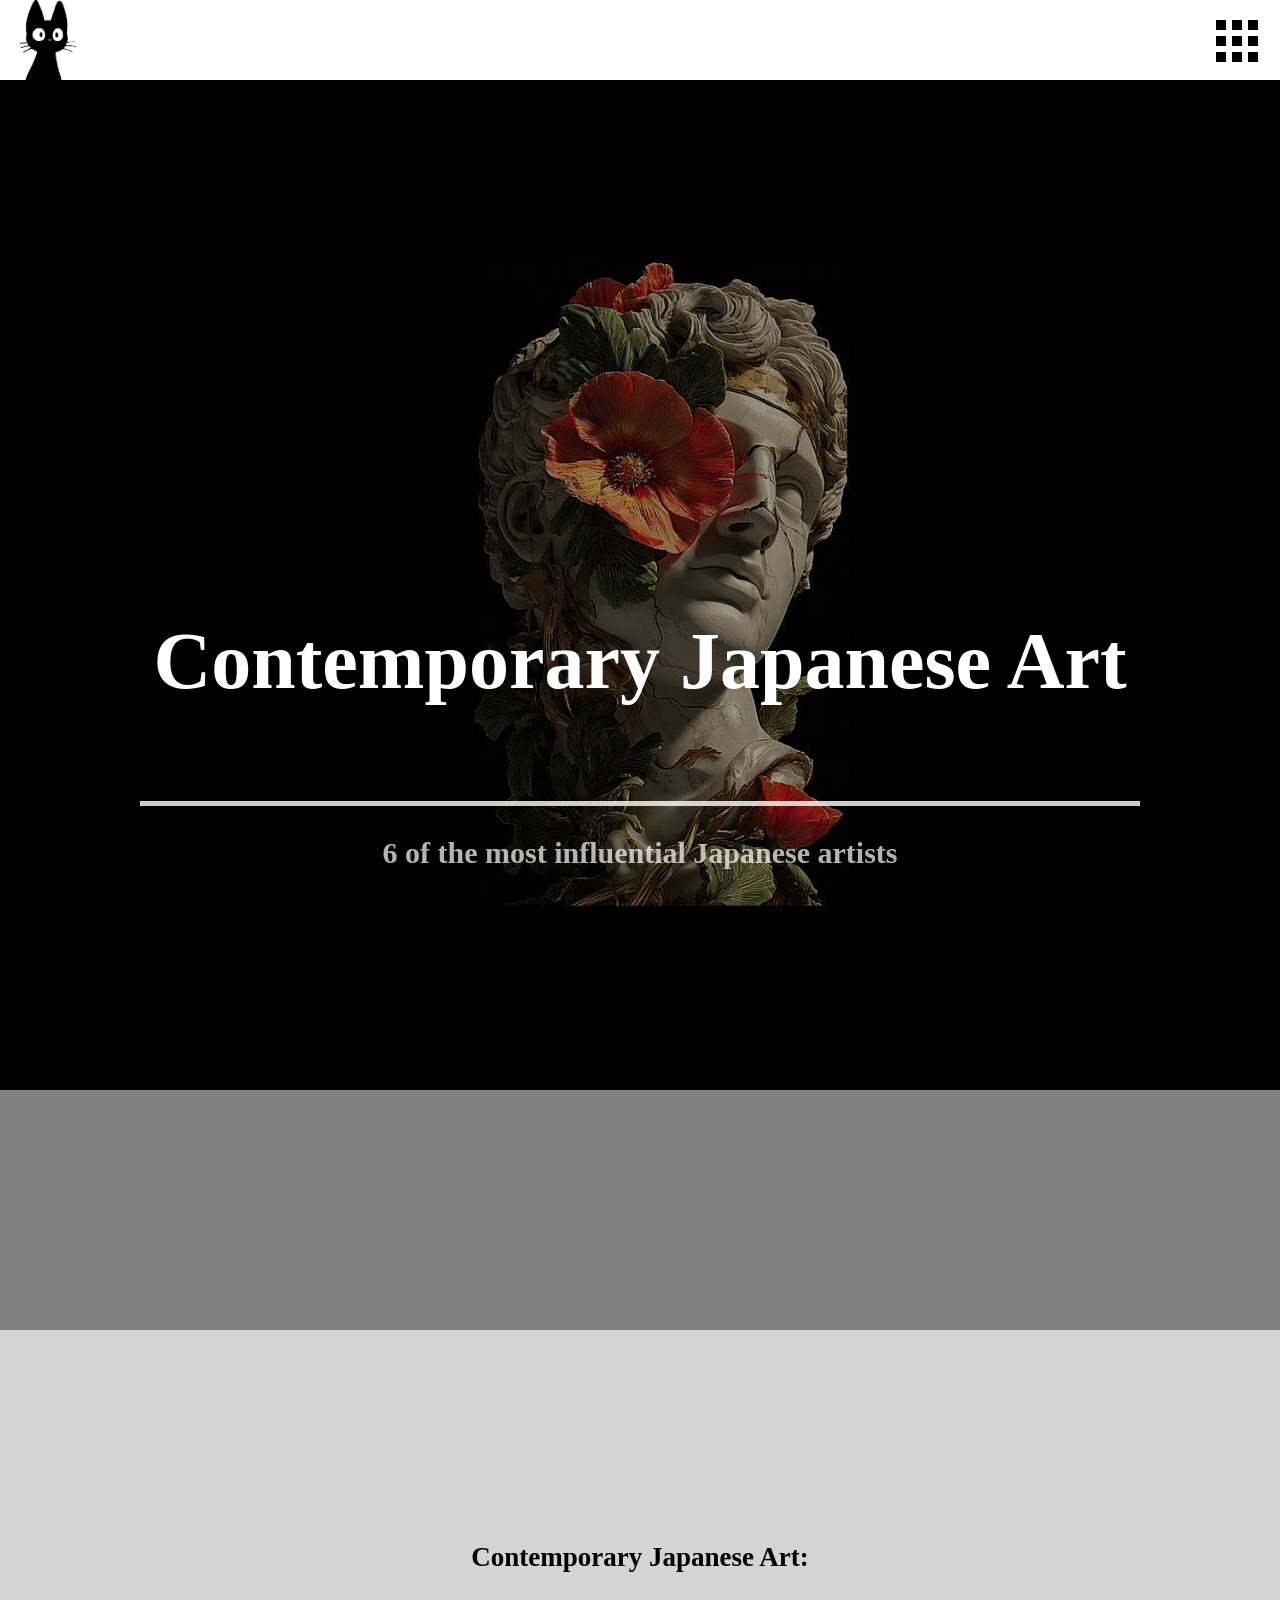
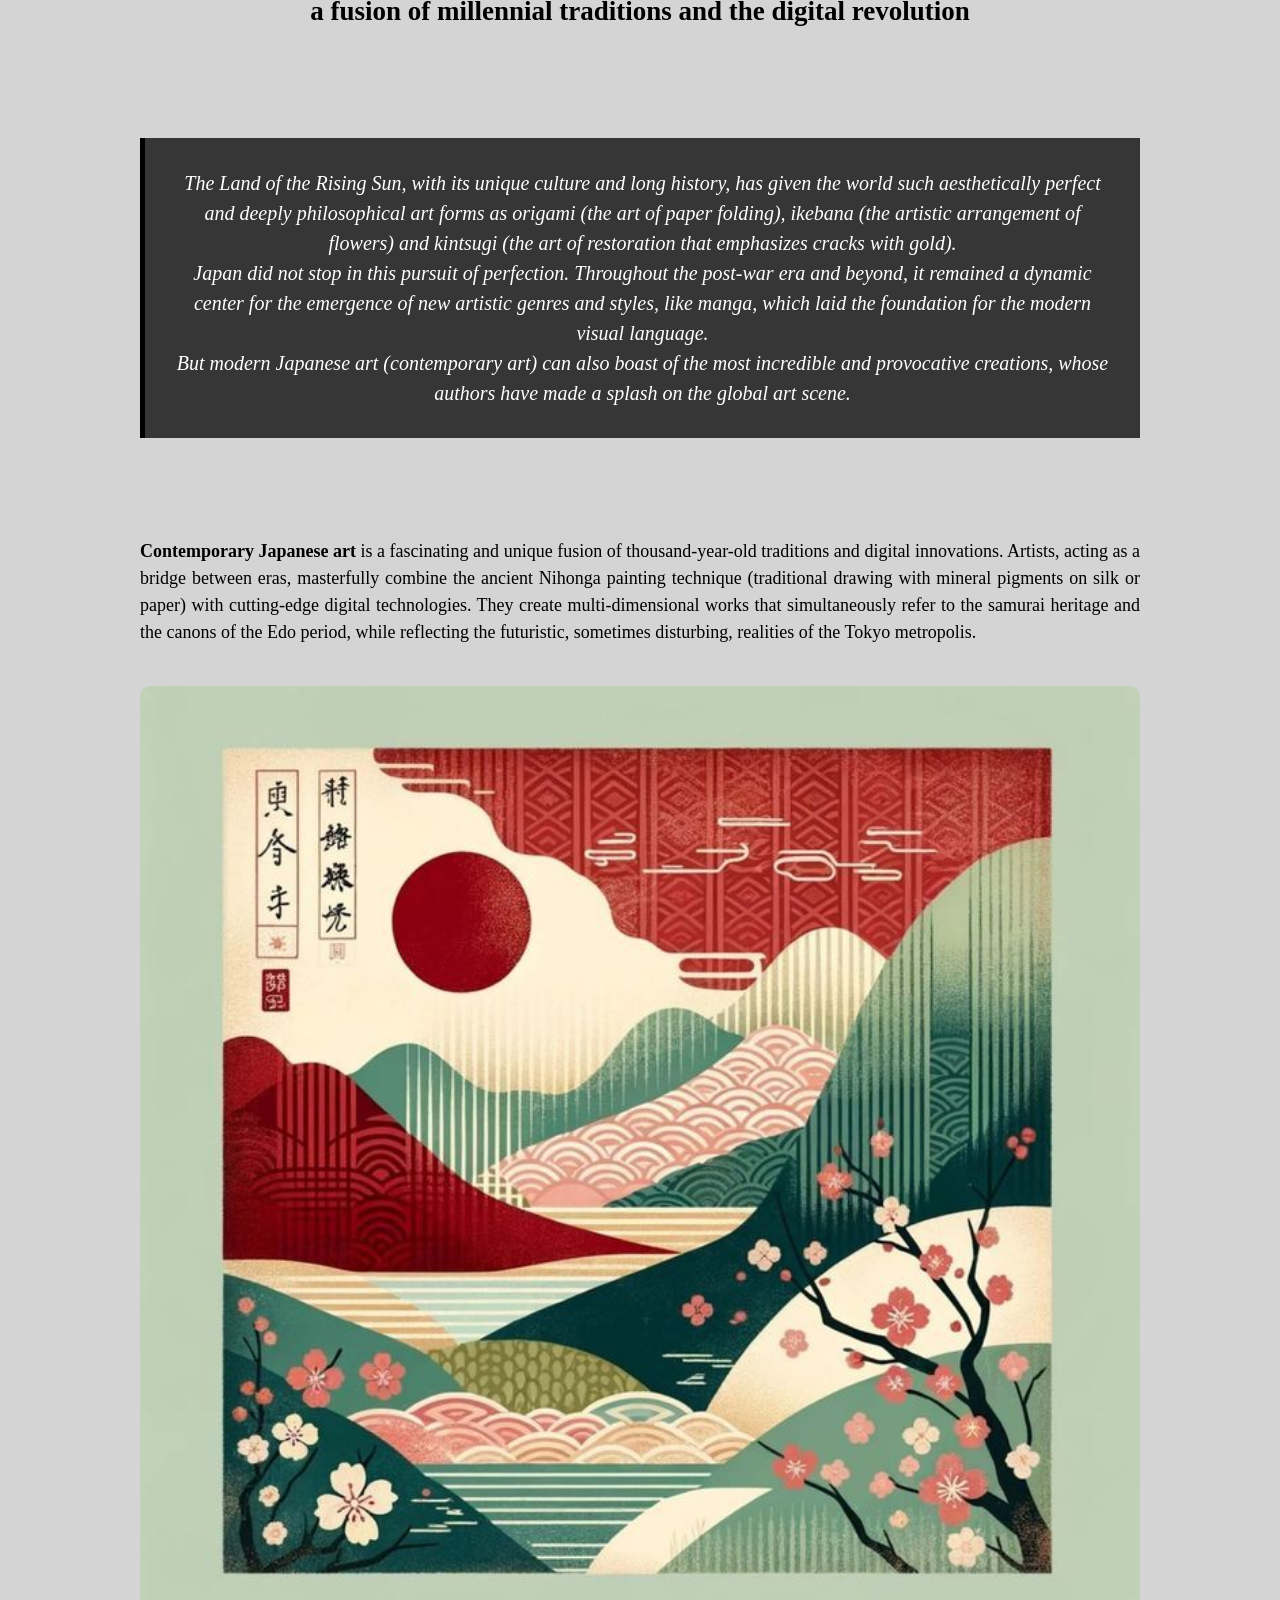
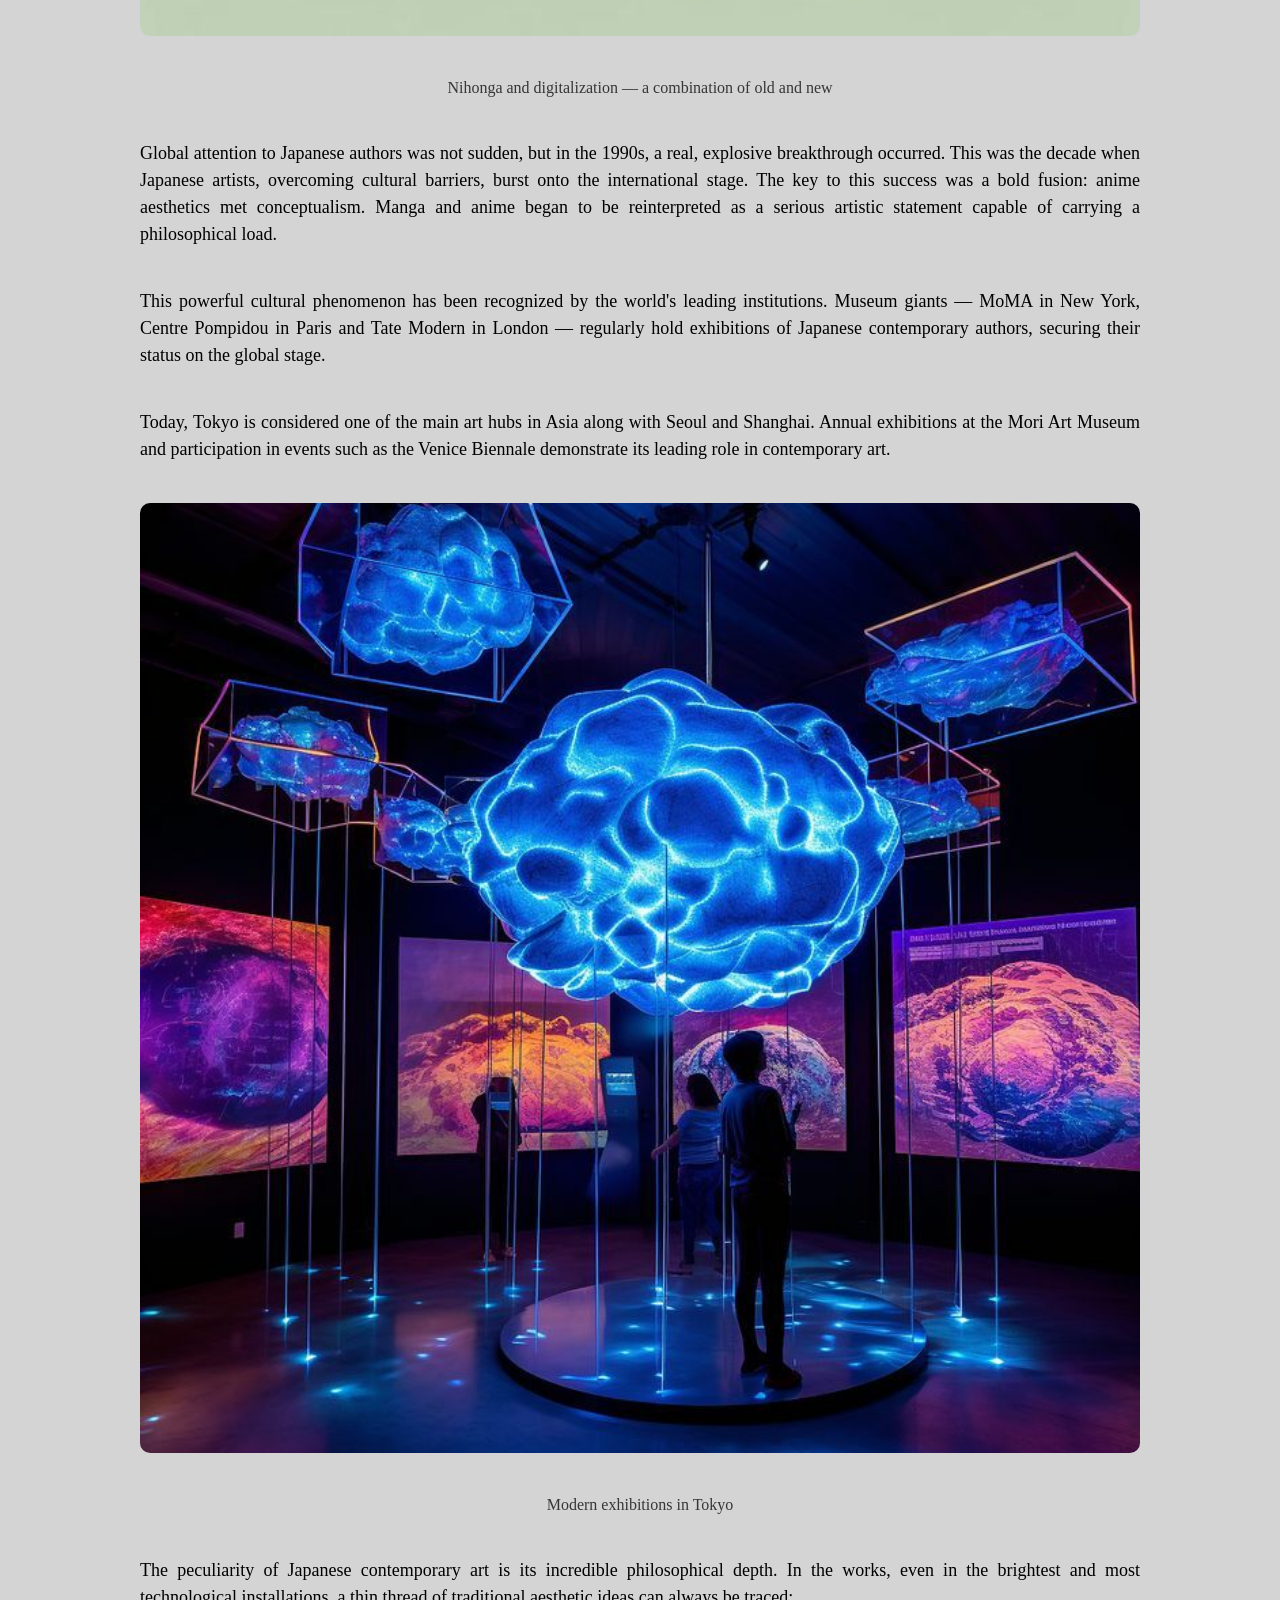
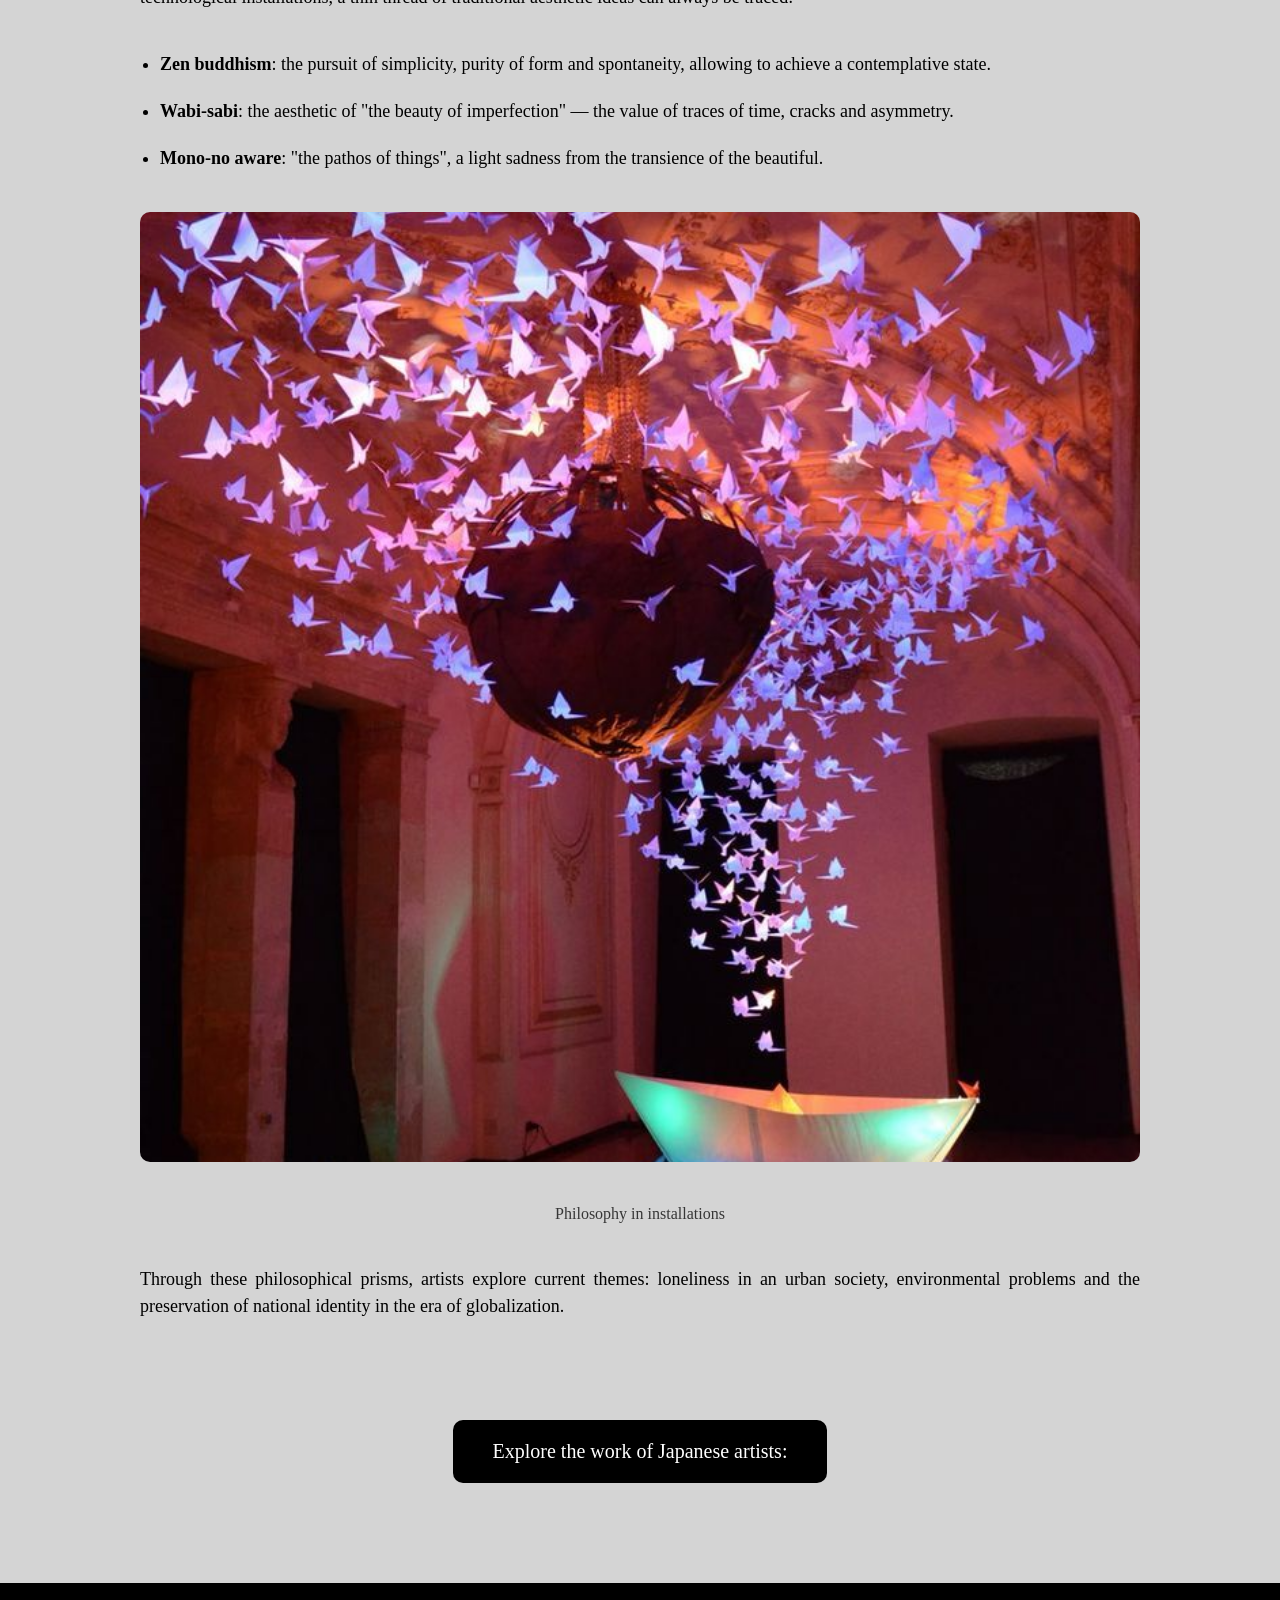
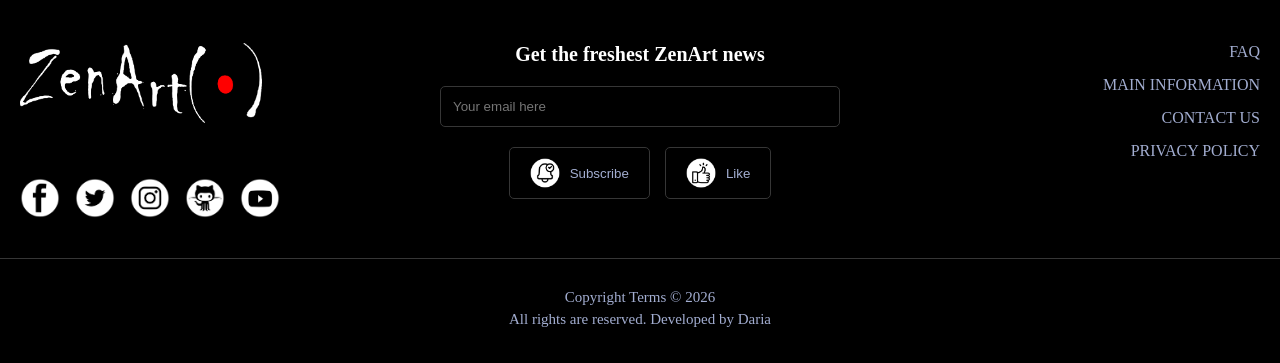
<file: index.html>
<!DOCTYPE html>
<html>
<head>
    <meta http-equiv="refresh" content="0; url=MP.html">
    <title>Redirecting...</title>
</head>

<body>
    <p>Redirecting to main page...<a href="MP.html">Click here</a></p>
</body></html>
</file>
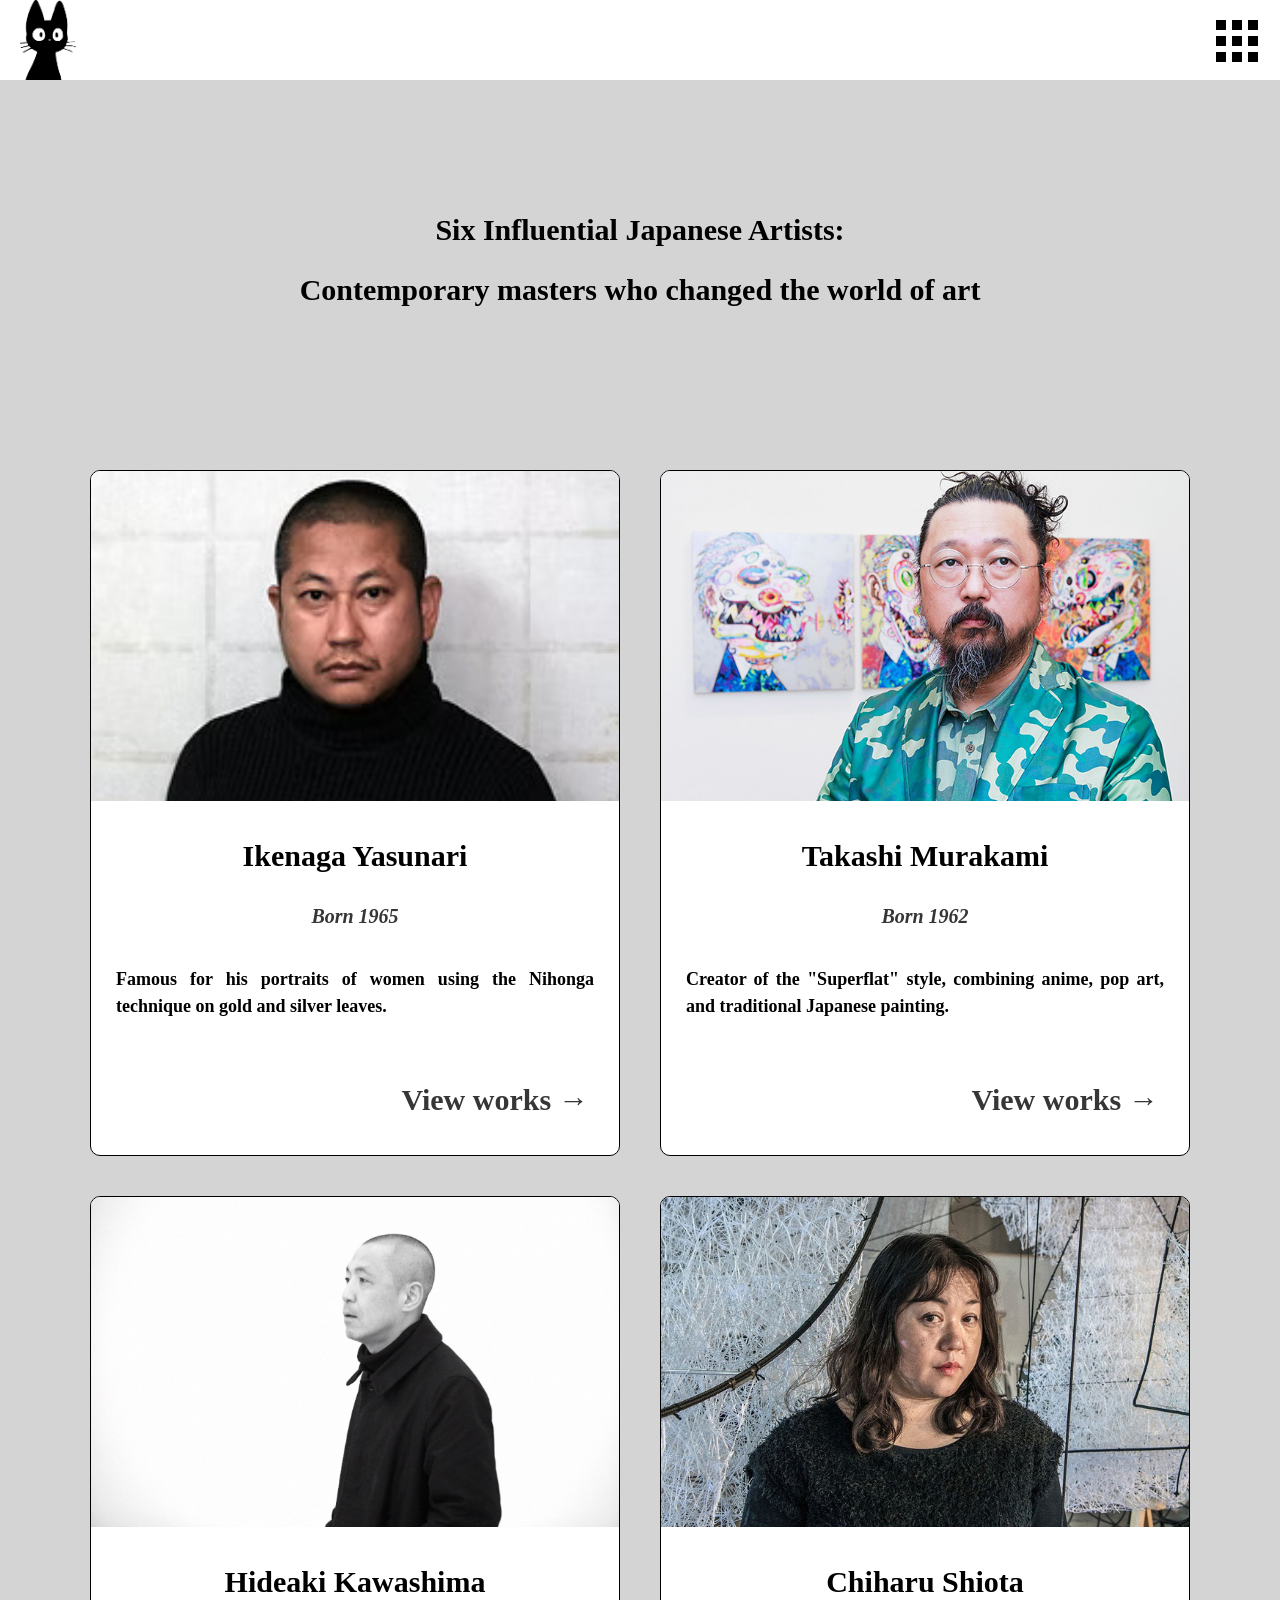
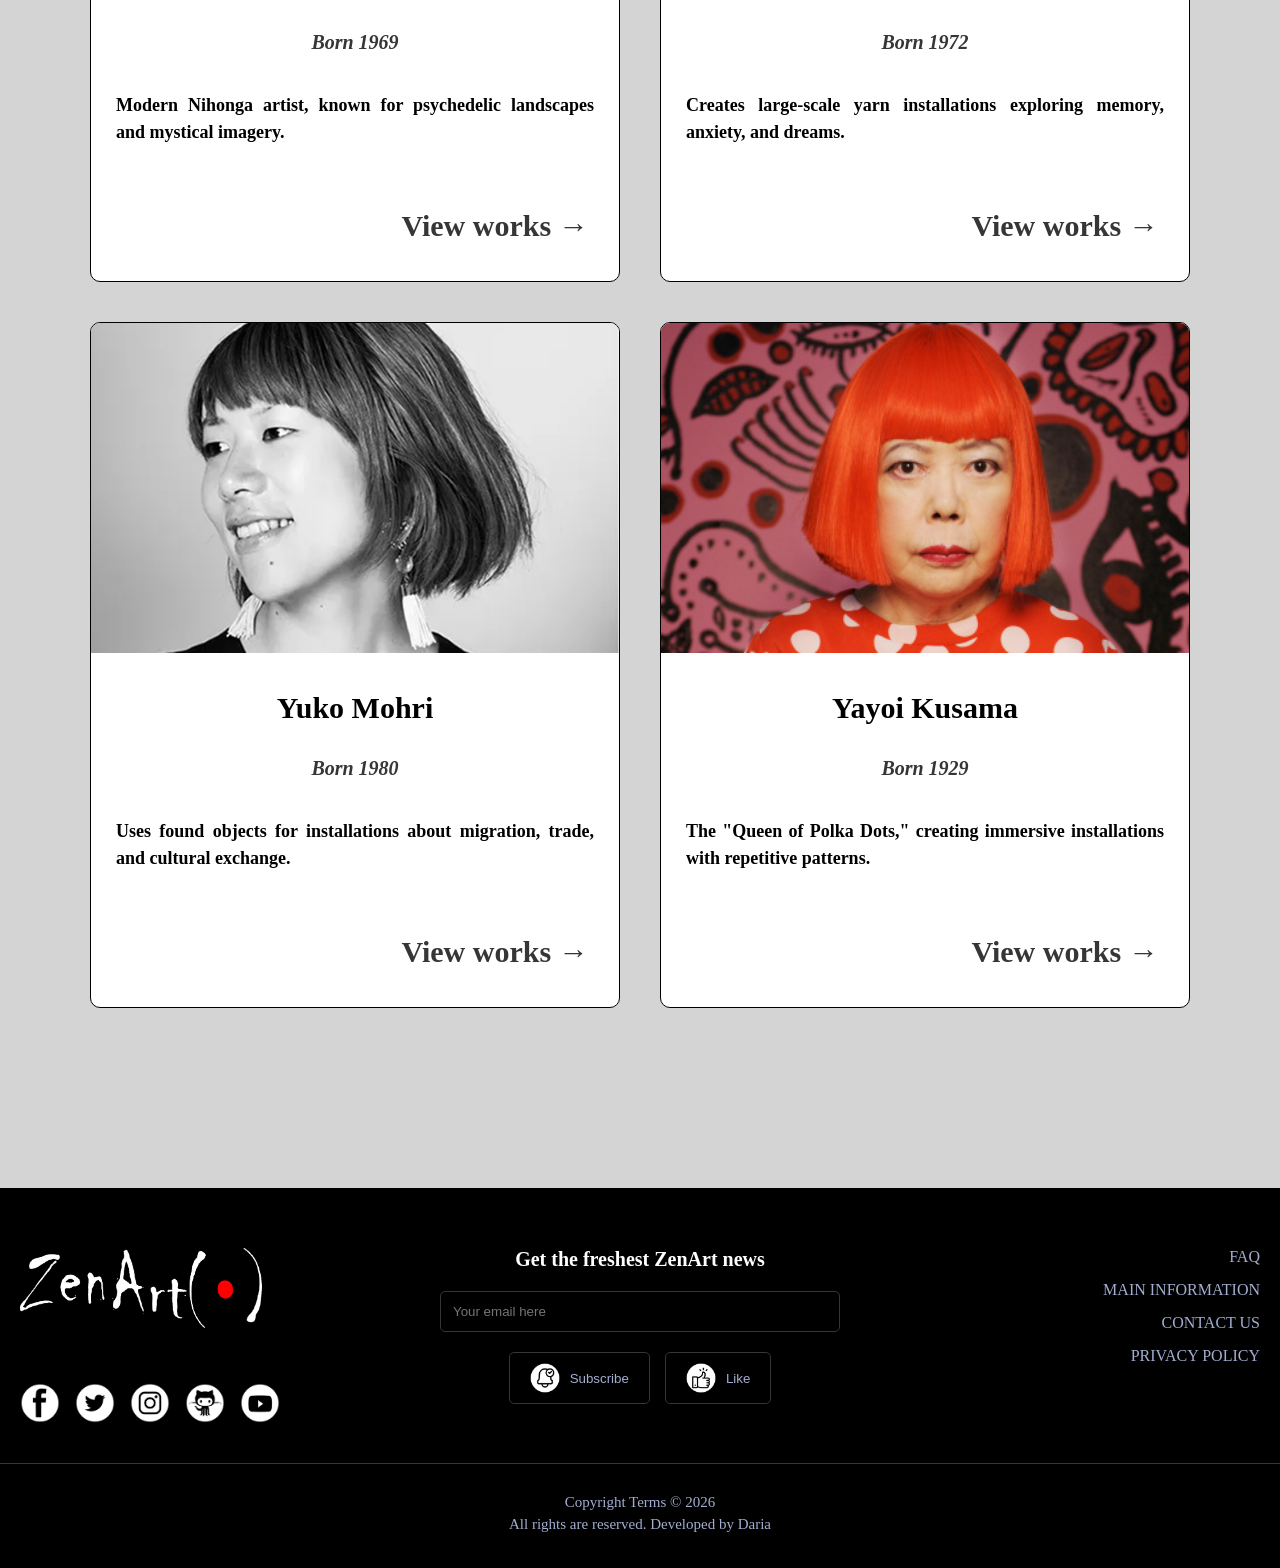
<file: artists.html>
<!DOCTYPE html>

<html lang="en">
<head>
    <meta charset="UTF-8"/>
    <meta name="viewport" content="width=device-width, initial-scale=1"/>
    <title>Contemporary Japanese Art</title>
    <link rel="stylesheet" href="artists.css"/>
    <link rel="icon" href="MP/Butterfly-logo.png"/>
</head>

<body>
    <header class="header">

        <input id="menu-toggle" class="menu-toggle-input" type="checkbox" aria-label="Open menu" aria-controls="headerMenu">

        <div class="menu">
            <img src="MP/Cat-logo.png" alt="Cat-logo">
            <label for="menu-toggle" class="btn-burger">
                <span></span><span></span><span></span>
                <span></span><span></span><span></span>
                <span></span><span></span><span></span>
                <span class="big-point"></span>
            </label>
        </div>

        <nav class="main-nav" id="headerMenu">
            <a href="MP.html">Home</a>
            <a href="contacts.html">Contacts</a>
            <a href="#">Artists</a>
            <a href="quiz.html">Quiz</a>
        </nav>

    </header>

    <div class="wrapper">
        <main>

            <section class="artists-section">
                <h1 class="artists-title">Six Influential Japanese Artists:<br>Contemporary masters who changed the world of art</p>
                <div class="artists-grid">
                    <div class="artist-card">

                        <div class="artist-image">
                            <img src="Artists/1.svg" alt="Ikenaga Yasunari">
                        </div>

                        <div class="artist-info">
                            <h3>Ikenaga Yasunari</h3>
                            <p class="artist-years">Born 1965</p>
                            <p class="artist-description">Famous for his portraits of women using the Nihonga technique on gold and silver leaves.</p>
                            <a href="ikenaga_gallery.html" class="artist-link">View works →</a>
                        </div>

                    </div>
                    
                    <div class="artist-card">

                        <div class="artist-image">
                            <img src="Artists/2.jpg" alt="Takashi Murakami">
                        </div>

                        <div class="artist-info">
                            <h3>Takashi Murakami</h3>
                            <p class="artist-years">Born 1962</p>
                            <p class="artist-description">Creator of the "Superflat" style, combining anime, pop art, and traditional Japanese painting.</p>
                            <a href="murakami_gallery.html" class="artist-link">View works →</a>
                        </div>

                    </div>
                    
                    <div class="artist-card">

                        <div class="artist-image">
                            <img src="Artists/3.jpg" alt="Hideaki Kawashima">
                        </div>

                        <div class="artist-info">
                            <h3>Hideaki Kawashima</h3>
                            <p class="artist-years">Born 1969</p>
                            <p class="artist-description">Modern Nihonga artist, known for psychedelic landscapes and mystical imagery.</p>
                            <a href="kawashima_gallery.html" class="artist-link">View works →</a>
                        </div>

                    </div>
                    
                    <div class="artist-card">

                        <div class="artist-image">
                            <img src="Artists/4.jpg" alt="Chiharu Shiota">
                        </div>

                        <div class="artist-info">
                            <h3>Chiharu Shiota</h3>
                            <p class="artist-years">Born 1972</p>
                            <p class="artist-description">Creates large-scale yarn installations exploring memory, anxiety, and dreams.</p>
                            <a href="shiota_gallery.html" class="artist-link">View works →</a>
                        </div>

                    </div>
                    
                    <div class="artist-card">

                        <div class="artist-image">
                            <img src="Artists/5.png" alt="Yuko Mohri">
                        </div>

                        <div class="artist-info">
                            <h3>Yuko Mohri</h3>
                            <p class="artist-years">Born 1980</p>
                            <p class="artist-description">Uses found objects for installations about migration, trade, and cultural exchange.</p>
                            <a href="mohri_gallery.html" class="artist-link">View works →</a>
                        </div>

                    </div>
                    
                    <div class="artist-card">
                        <div class="artist-image">
                            <img src="Artists/6.jpg" alt="Yayoi Kusama">
                        </div>

                        <div class="artist-info">
                            <h3>Yayoi Kusama</h3>
                            <p class="artist-years">Born 1929</p>
                            <p class="artist-description">The "Queen of Polka Dots," creating immersive installations with repetitive patterns.</p>
                            <a href="kusama_gallery.html" class="artist-link">View works →</a>
                        </div>

                    </div>

                </div>
            </section>
 
        </main>
    </div>

    <footer class="footer">
        <div class="footer-top">

            <div class="footer-first">
                <img class="footer-logo" src="MP/ZenArt-logo.png" alt="ZenArt-logo"> 
                <div class="social-icons">
                  <img src="MP/Facebook.png" alt="Facebook">
                  <img src="MP/Twitter.png" alt="Twitter">
                  <img src="MP/Instagram.png" alt="Instagram">
                  <img src="MP/GitHub.png" alt="Github">
                  <img src="MP/YouTube.png" alt="YouTube">
                </div>
            </div>
    
            <div class="footer-second">
                <h3>Get the freshest ZenArt news</h3>
                <input type="email" placeholder="Your email here"> 

                <div class="actions">
                    <button class="btn-icon">
                        <img src="MP/Subscribe.png" alt="Subscribe">Subscribe 
                    </button>

                    <button class="btn-icon">
                        <img src="MP/Like.png" alt="Like">Like 
                    </button>
                </div>
            </div>
    
            <div class="footer-last">
                <a href="faq.html">FAQ</a> 
                <a href="#">MAIN INFORMATION</a> 
                <a href="contacts.html">CONTACT US</a> 
                <a href="pripol.html">PRIVACY POLICY</a> 
            </div>

        </div>
    
        <div class="footer-bottom">
            <p>Copyright Terms © 2026</p> 
            <p>All rights are reserved. Developed by Daria</p> 
        </div>
    </footer>

</body></html>
</file>
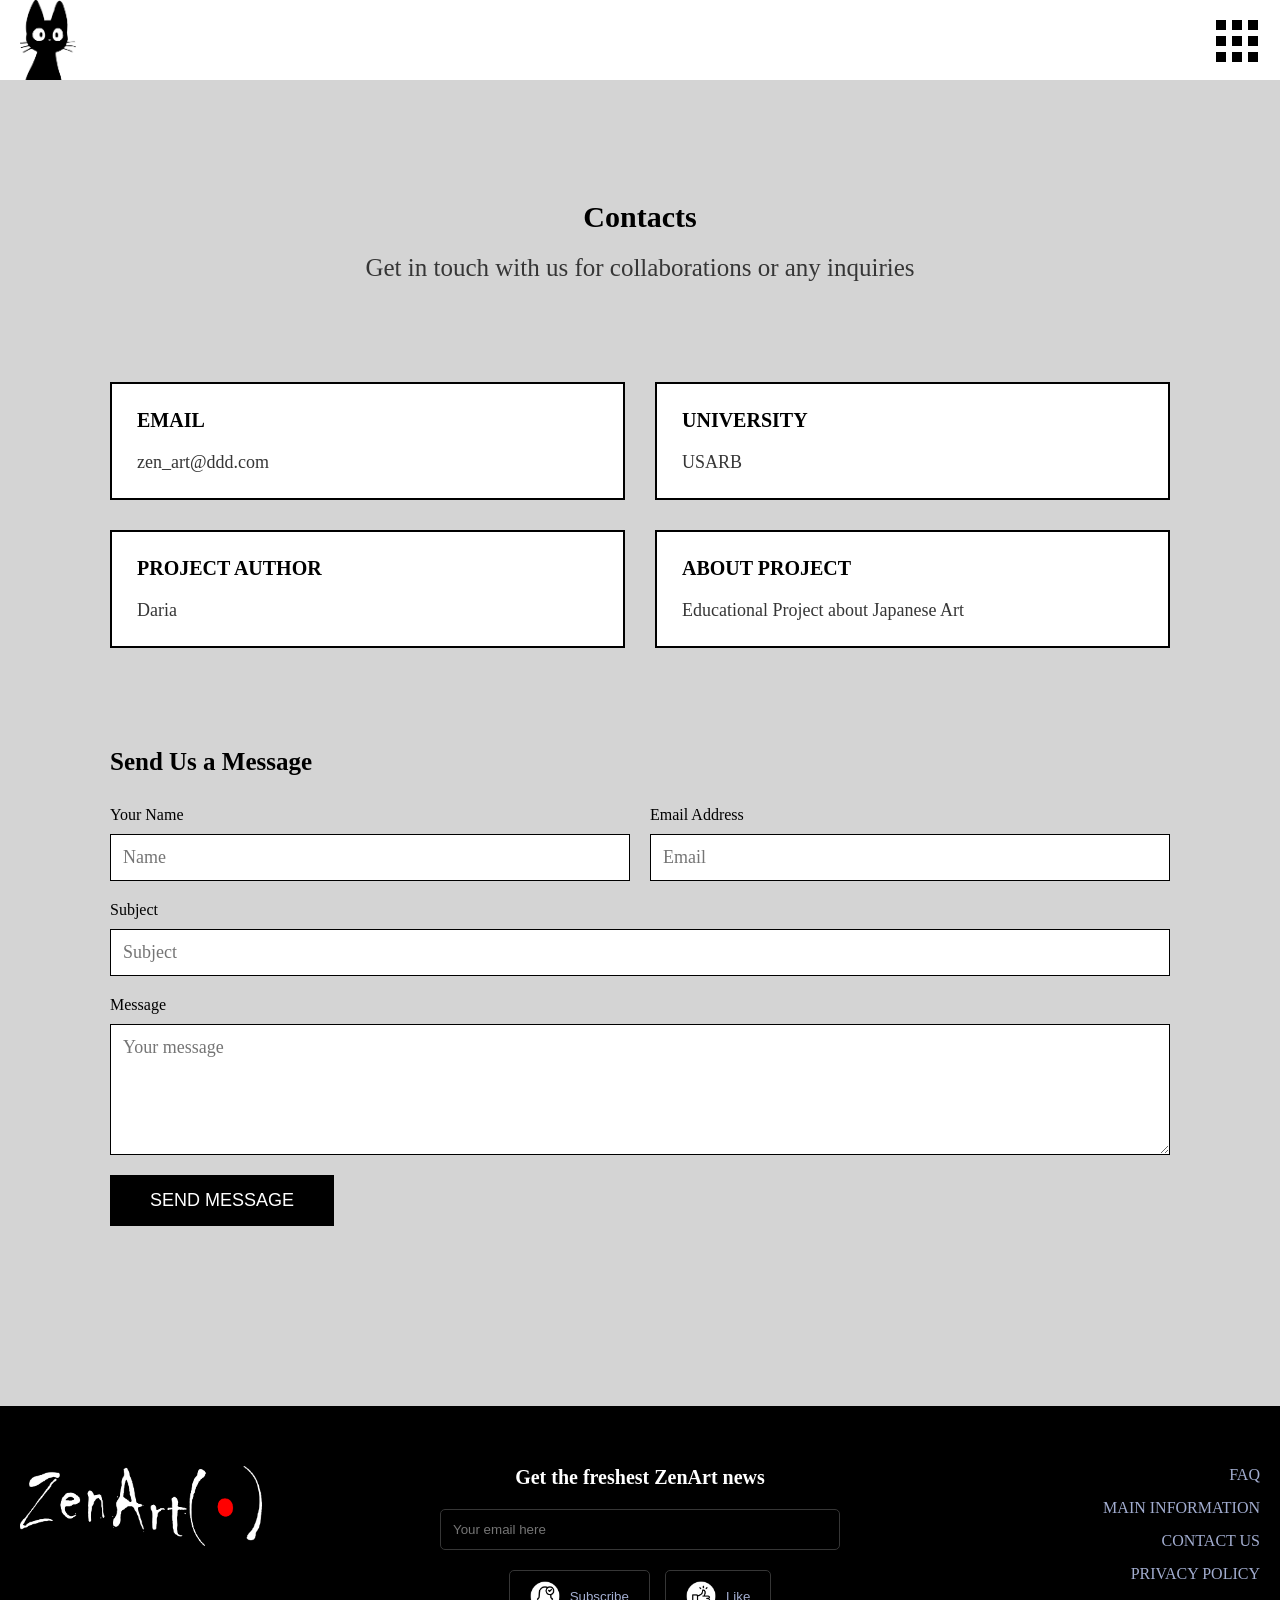
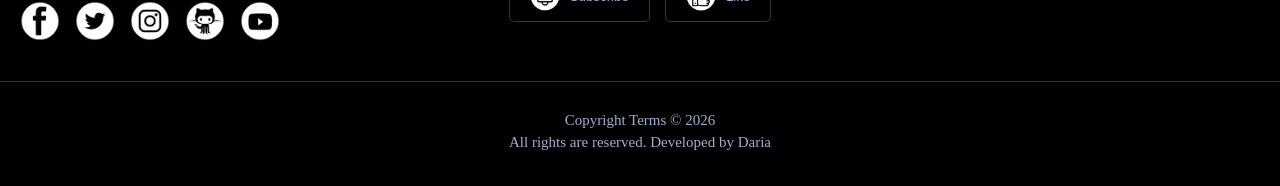
<file: contacts.html>
<!DOCTYPE html>

<html lang="en">
<head>
    <meta charset="UTF-8"/>
    <meta name="viewport" content="width=device-width, initial-scale=1"/>
    <title>Contemporary Japanese Art</title>
    <link rel="stylesheet" href="contacts.css"/>
    <link rel="icon" href="MP/Butterfly-logo.png"/>
</head>

<body>
    <header class="header">

        <input id="menu-toggle" class="menu-toggle-input" type="checkbox" aria-label="Open menu" aria-controls="headerMenu">

        <div class="menu">
            <img src="MP/Cat-logo.png" alt="Cat-logo">
            <label for="menu-toggle" class="btn-burger">
                <span></span><span></span><span></span>
                <span></span><span></span><span></span>
                <span></span><span></span><span></span>
                <span class="big-point"></span>
            </label>
        </div>

        <nav class="main-nav" id="headerMenu">
            <a href="MP.html">Home</a>
            <a href="#">Contacts</a>
            <a href="artists.html">Artists</a>
            <a href="quiz.html">Quiz</a>
        </nav>

    </header>

    <div class="wrapper">
        <main>

            <section class="contacts-section">
                <h1 class="contacts-title">Contacts</h1>
                <p class="contacts-subtitle">Get in touch with us for collaborations or any inquiries</p>
                
                <div class="contacts-grid">
                    <div class="contact-card">
                        <h3>Email</h3>
                        <p>zen_art@ddd.com</p>
                    </div>

                    <div class="contact-card">
                        <h3>University</h3>
                        <p>USARB</p>
                    </div>

                    <div class="contact-card">
                        <h3>Project Author</h3>
                        <p>Daria</p>
                    </div>

                    <div class="contact-card">
                        <h3>About Project</h3>
                        <p>Educational Project about Japanese Art</p>
                    </div>
                </div>
            
                <div class="contact-form-wrapper">
                    <h2>Send Us a Message</h2>
                    <form class="contact-form">

                        <div class="form-row">
                            <div class="form-group">
                                <label>Your Name</label>
                                <input type="text" placeholder="Name">
                            </div>
                            
                            <div class="form-group">
                                <label>Email Address</label>
                                <input type="email" placeholder="Email">
                            </div>
                        </div>

                        <div class="form-group">
                            <label>Subject</label>
                            <input type="text" placeholder="Subject">
                        </div>

                        <div class="form-group">
                            <label>Message</label>
                            <textarea rows="5" placeholder="Your message"></textarea>
                        </div>

                        <button type="submit" class="submit-btn">Send Message</button>

                    </form>
                </div>

            </section>

        </main>
    </div>

    <footer class="footer">
        <div class="footer-top">

            <div class="footer-first">
                <img class="footer-logo" src="MP/ZenArt-logo.png" alt="ZenArt-logo"> 
                <div class="social-icons">
                  <img src="MP/Facebook.png" alt="Facebook">
                  <img src="MP/Twitter.png" alt="Twitter">
                  <img src="MP/Instagram.png" alt="Instagram">
                  <img src="MP/GitHub.png" alt="Github">
                  <img src="MP/YouTube.png" alt="YouTube">
                </div>
            </div>
    
            <div class="footer-second">
                <h3>Get the freshest ZenArt news</h3>
                <input type="email" placeholder="Your email here"> 

                <div class="actions">
                    <button class="btn-icon">
                        <img src="MP/Subscribe.png" alt="Subscribe">Subscribe 
                    </button>

                    <button class="btn-icon">
                        <img src="MP/Like.png" alt="Like">Like 
                    </button>
                </div>
            </div>
    
            <div class="footer-last">
                <a href="faq.html">FAQ</a> 
                <a href="artists.html">MAIN INFORMATION</a> 
                <a href="#">CONTACT US</a> 
                <a href="pripol.html">PRIVACY POLICY</a> 
            </div>

        </div>
    
        <div class="footer-bottom">
            <p>Copyright Terms © 2026</p> 
            <p>All rights are reserved. Developed by Daria</p> 
        </div>
    </footer>

</body></html>
</file>
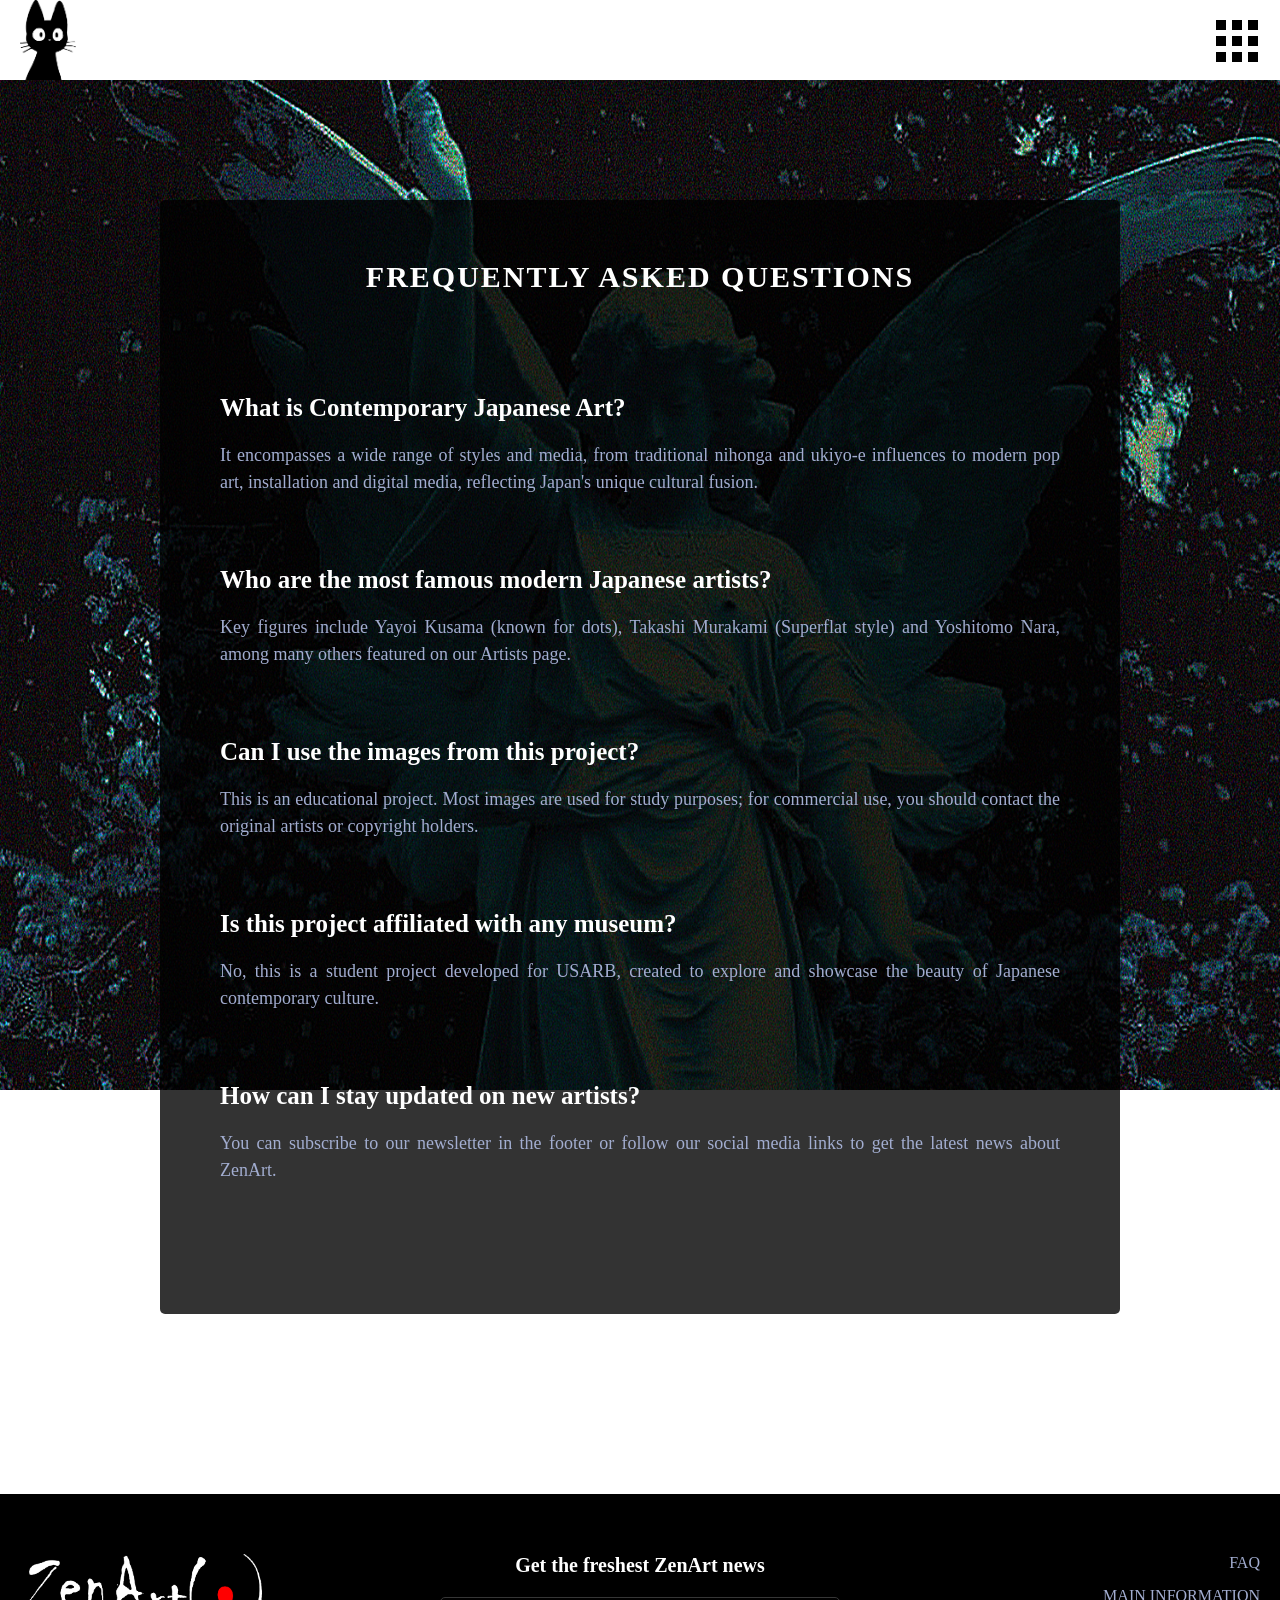
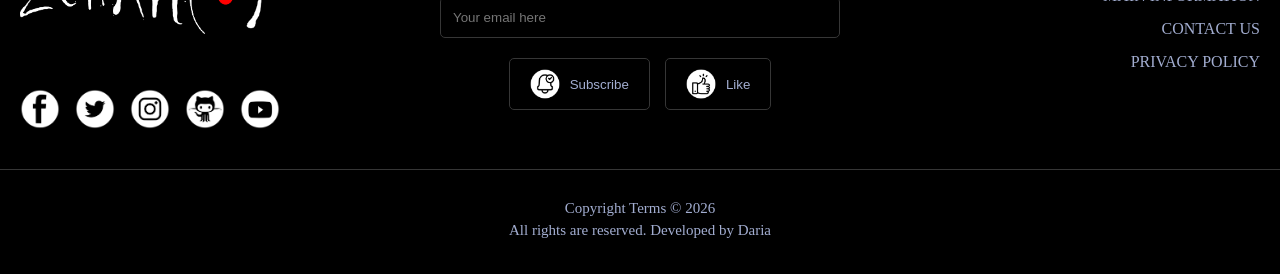
<file: faq.html>
<!DOCTYPE html>

<html lang="en">
<head>
    <meta charset="UTF-8"/>
    <meta name="viewport" content="width=device-width, initial-scale=1"/>
    <title>Contemporary Japanese Art</title>
    <link rel="stylesheet" href="faq.css"/>
    <link rel="icon" href="MP/Butterfly-logo.png"/>
</head>

<body>
    <header class="header">

        <input id="menu-toggle" class="menu-toggle-input" type="checkbox" aria-label="Open menu" aria-controls="headerMenu">

        <div class="menu">
            <img src="MP/Cat-logo.png" alt="Cat-logo">
            <label for="menu-toggle" class="btn-burger">
                <span></span><span></span><span></span>
                <span></span><span></span><span></span>
                <span></span><span></span><span></span>
                <span class="big-point"></span>
            </label>
        </div>

        <nav class="main-nav" id="headerMenu">
            <a href="MP.html">Home</a>
            <a href="contacts.html">Contacts</a>
            <a href="artists.html">Artists</a>
            <a href="quiz.html">Quiz</a>
        </nav>

    </header>

    <div class="wrapper">
        <main>
            
            <section class="faq-section">
                <div class="faq-container">
                    <h1>Frequently Asked Questions</h1>
                    
                    <div class="faq-item">
                        <h3>What is Contemporary Japanese Art?</h3>
                        <p>It encompasses a wide range of styles and media, from traditional nihonga and ukiyo-e influences to modern pop art, installation and digital media, reflecting Japan's unique cultural fusion.</p>
                    </div>
            
                    <div class="faq-item">
                        <h3>Who are the most famous modern Japanese artists?</h3>
                        <p>Key figures include Yayoi Kusama (known for dots), Takashi Murakami (Superflat style) and Yoshitomo Nara, among many others featured on our Artists page.</p>
                    </div>
            
                    <div class="faq-item">
                        <h3>Can I use the images from this project?</h3>
                        <p>This is an educational project. Most images are used for study purposes; for commercial use, you should contact the original artists or copyright holders.</p>
                    </div>
            
                    <div class="faq-item">
                        <h3>Is this project affiliated with any museum?</h3>
                        <p>No, this is a student project developed for USARB, created to explore and showcase the beauty of Japanese contemporary culture.</p>
                    </div>
            
                    <div class="faq-item">
                        <h3>How can I stay updated on new artists?</h3>
                        <p>You can subscribe to our newsletter in the footer or follow our social media links to get the latest news about ZenArt.</p>
                    </div>

                </div>
            </section>  

        </main>
    </div>

    <footer class="footer">
        <div class="footer-top">

            <div class="footer-first">
                <img class="footer-logo" src="MP/ZenArt-logo.png" alt="ZenArt-logo"> 
                <div class="social-icons">
                  <img src="MP/Facebook.png" alt="Facebook">
                  <img src="MP/Twitter.png" alt="Twitter">
                  <img src="MP/Instagram.png" alt="Instagram">
                  <img src="MP/GitHub.png" alt="Github">
                  <img src="MP/YouTube.png" alt="YouTube">
                </div>
            </div>
    
            <div class="footer-second">
                <h3>Get the freshest ZenArt news</h3>
                <input type="email" placeholder="Your email here"> 

                <div class="actions">
                    <button class="btn-icon">
                        <img src="MP/Subscribe.png" alt="Subscribe">Subscribe 
                    </button>

                    <button class="btn-icon">
                        <img src="MP/Like.png" alt="Like">Like 
                    </button>
                </div>
            </div>
    
            <div class="footer-last">
                <a href="#">FAQ</a> 
                <a href="artists.html">MAIN INFORMATION</a> 
                <a href="contacts.html">CONTACT US</a> 
                <a href="pripol.html">PRIVACY POLICY</a> 
            </div>

        </div>
    
        <div class="footer-bottom">
            <p>Copyright Terms © 2026</p> 
            <p>All rights are reserved. Developed by Daria</p> 
        </div>
    </footer>

</body></html>
</file>
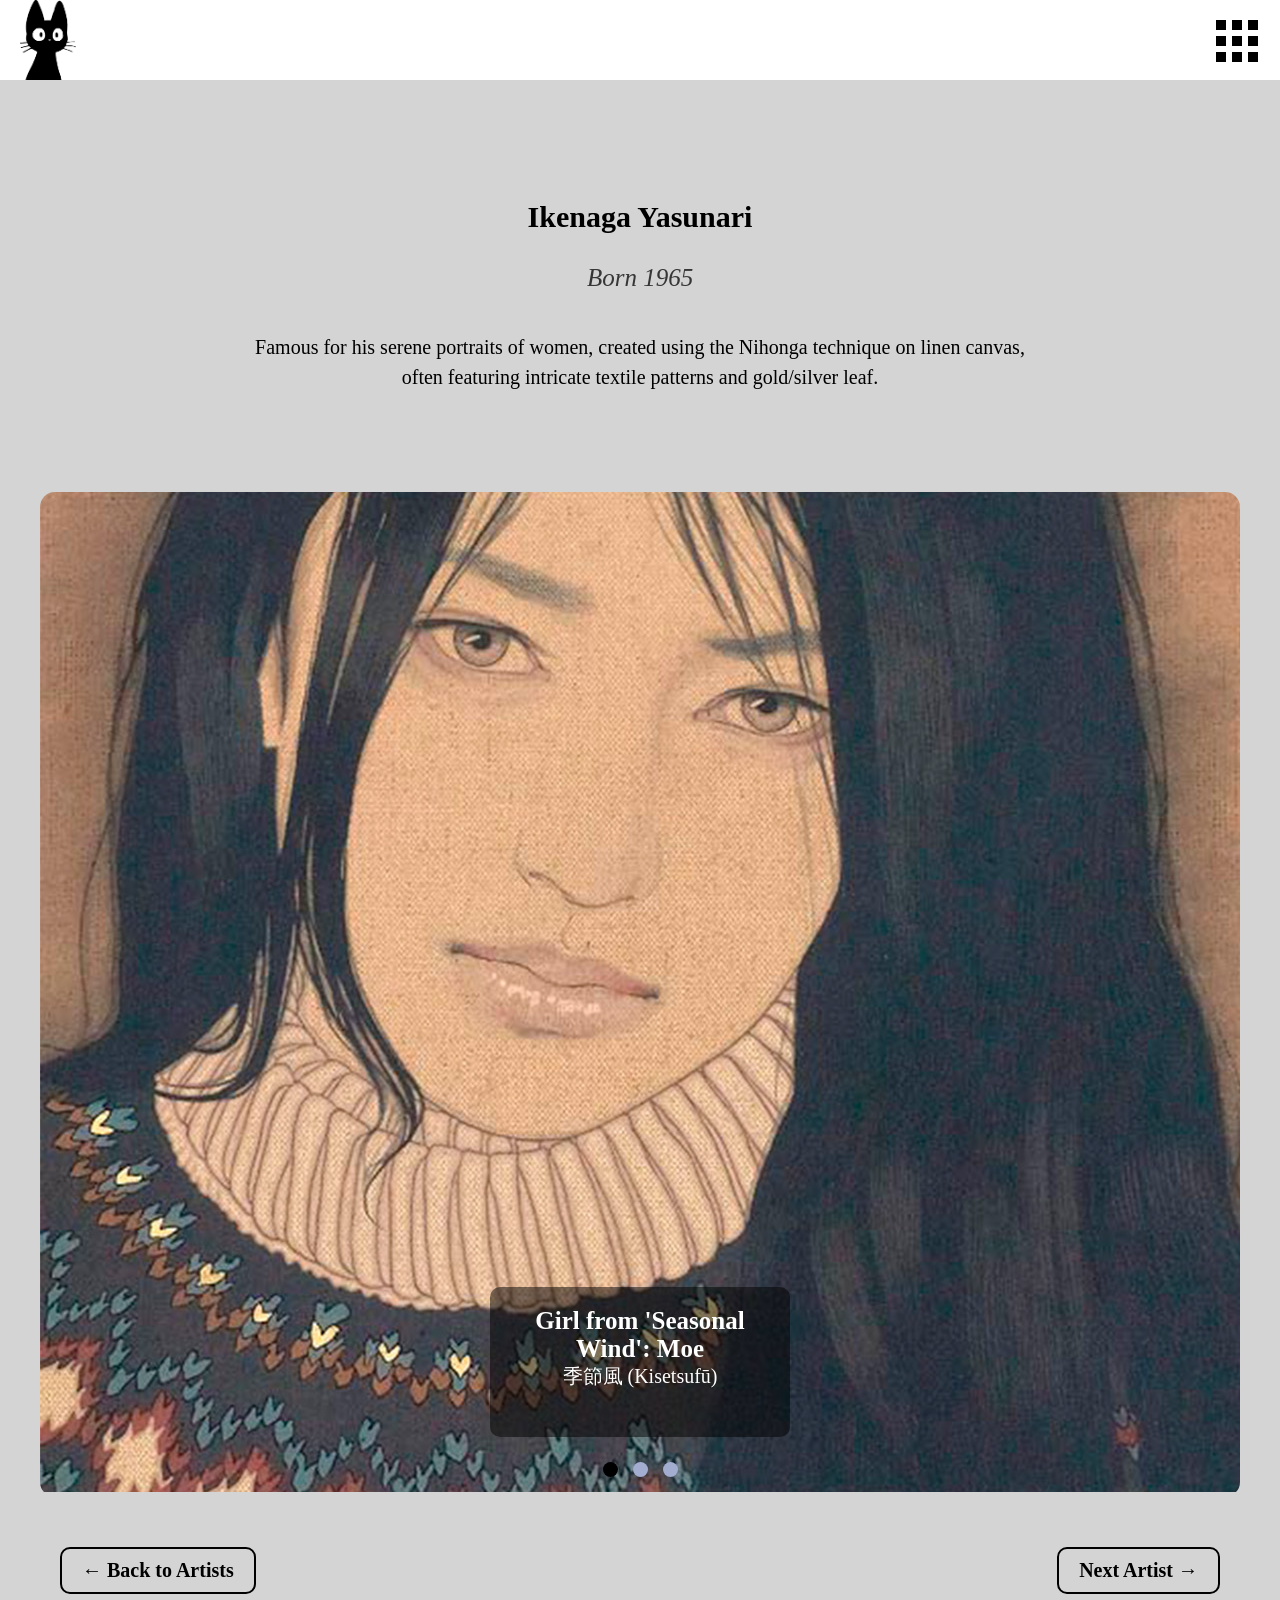
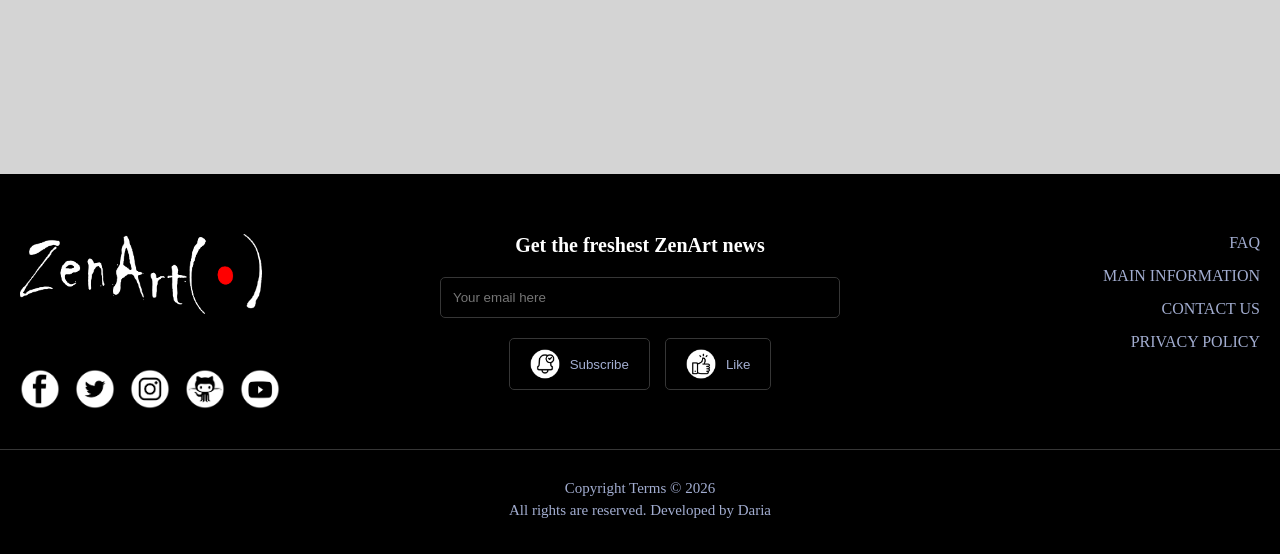
<file: ikenaga_gallery.html>
<!DOCTYPE html>

<html lang="en">
<head>
    <meta charset="UTF-8"/>
    <meta name="viewport" content="width=device-width, initial-scale=1"/>
    <title>Contemporary Japanese Art</title>
    <link rel="stylesheet" href="ikenaga_gallery.css"/>
    <link rel="icon" href="MP/Butterfly-logo.png"/>
</head>

<body>
    <header class="header">

        <input id="menu-toggle" class="menu-toggle-input" type="checkbox" aria-label="Open menu" aria-controls="headerMenu">

        <div class="menu">
            <img src="MP/Cat-logo.png" alt="Cat-logo">
            <label for="menu-toggle" class="btn-burger">
                <span></span><span></span><span></span>
                <span></span><span></span><span></span>
                <span></span><span></span><span></span>
                <span class="big-point"></span>
            </label>
        </div>

        <nav class="main-nav" id="headerMenu">
            <a href="MP.html">Home</a>
            <a href="contacts.html">Contacts</a>
            <a href="artists.html">Artists</a>
            <a href="quiz.html">Quiz</a>
        </nav>

    </header>

    <div class="wrapper">
        <main>

            <section class="artist-gallery">
                <h1 class="artist-name">Ikenaga Yasunari</h1>
                <p class="artist-years">Born 1965</p>
                <p class="artist-description">Famous for his serene portraits of women, created using the Nihonga technique on linen canvas, often featuring intricate textile patterns and gold/silver leaf.</p>
                
                <div class="slider-window">
                    <input type="radio" name="point" id="p1" checked>
                    <input type="radio" name="point" id="p2">
                    <input type="radio" name="point" id="p3">
            
                    <div class="train">

                        <div class="slide">
                            <img src="Gallery/Икенага Ясунари/1.jpg" alt="Work 1">
                            <div class="caption">
                                <h5>Girl from 'Seasonal Wind': Moe</h5>
                                <p>季節風 (Kisetsufū)</p>
                            </div>
                        </div>
            
                        <div class="slide">
                            <img src="Gallery/Икенага Ясунари/2.svg" alt="Work 2">
                            <div class="caption">
                                <h5>Goldfish</h5>
                                <p>かたきなし (Kataki nashi)</p>
                            </div>
                        </div>
            
                        <div class="slide">
                            <img src="Gallery/Икенага Ясунари/3.svg" alt="Work 3">
                            <div class="caption">
                                <h5>Cat from West Waseda 3rd Block</h5>
                                <p>猫 (Neko)</p>
                            </div>
                        </div>

                    </div>
            
                    <div class="dots">
                        <label for="p1"></label>
                        <label for="p2"></label>
                        <label for="p3"></label>
                    </div>
                </div>
                
                <div class="navigation-links">
                    <a href="artists.html" class="back-link">← Back to Artists</a>
                    <a href="murakami_gallery.html" class="next-link">Next Artist →</a>
                </div>
            </section>

        </main>
    </div>

    <footer class="footer">
        <div class="footer-top">

            <div class="footer-first">
                <img class="footer-logo" src="MP/ZenArt-logo.png" alt="ZenArt-logo"> 
                <div class="social-icons">
                  <img src="MP/Facebook.png" alt="Facebook">
                  <img src="MP/Twitter.png" alt="Twitter">
                  <img src="MP/Instagram.png" alt="Instagram">
                  <img src="MP/GitHub.png" alt="Github">
                  <img src="MP/YouTube.png" alt="YouTube">
                </div>
            </div>
    
            <div class="footer-second">
                <h3>Get the freshest ZenArt news</h3>
                <input type="email" placeholder="Your email here"> 

                <div class="actions">
                    <button class="btn-icon">
                        <img src="MP/Subscribe.png" alt="Subscribe">Subscribe 
                    </button>

                    <button class="btn-icon">
                        <img src="MP/Like.png" alt="Like">Like 
                    </button>
                </div>
            </div>
    
            <div class="footer-last">
                <a href="faq.html">FAQ</a> 
                <a href="artists.html">MAIN INFORMATION</a> 
                <a href="contacts.html">CONTACT US</a> 
                <a href="pripol.html">PRIVACY POLICY</a> 
            </div>

        </div>
    
        <div class="footer-bottom">
            <p>Copyright Terms © 2026</p> 
            <p>All rights are reserved. Developed by Daria</p> 
        </div>
    </footer>

</body></html>
</file>
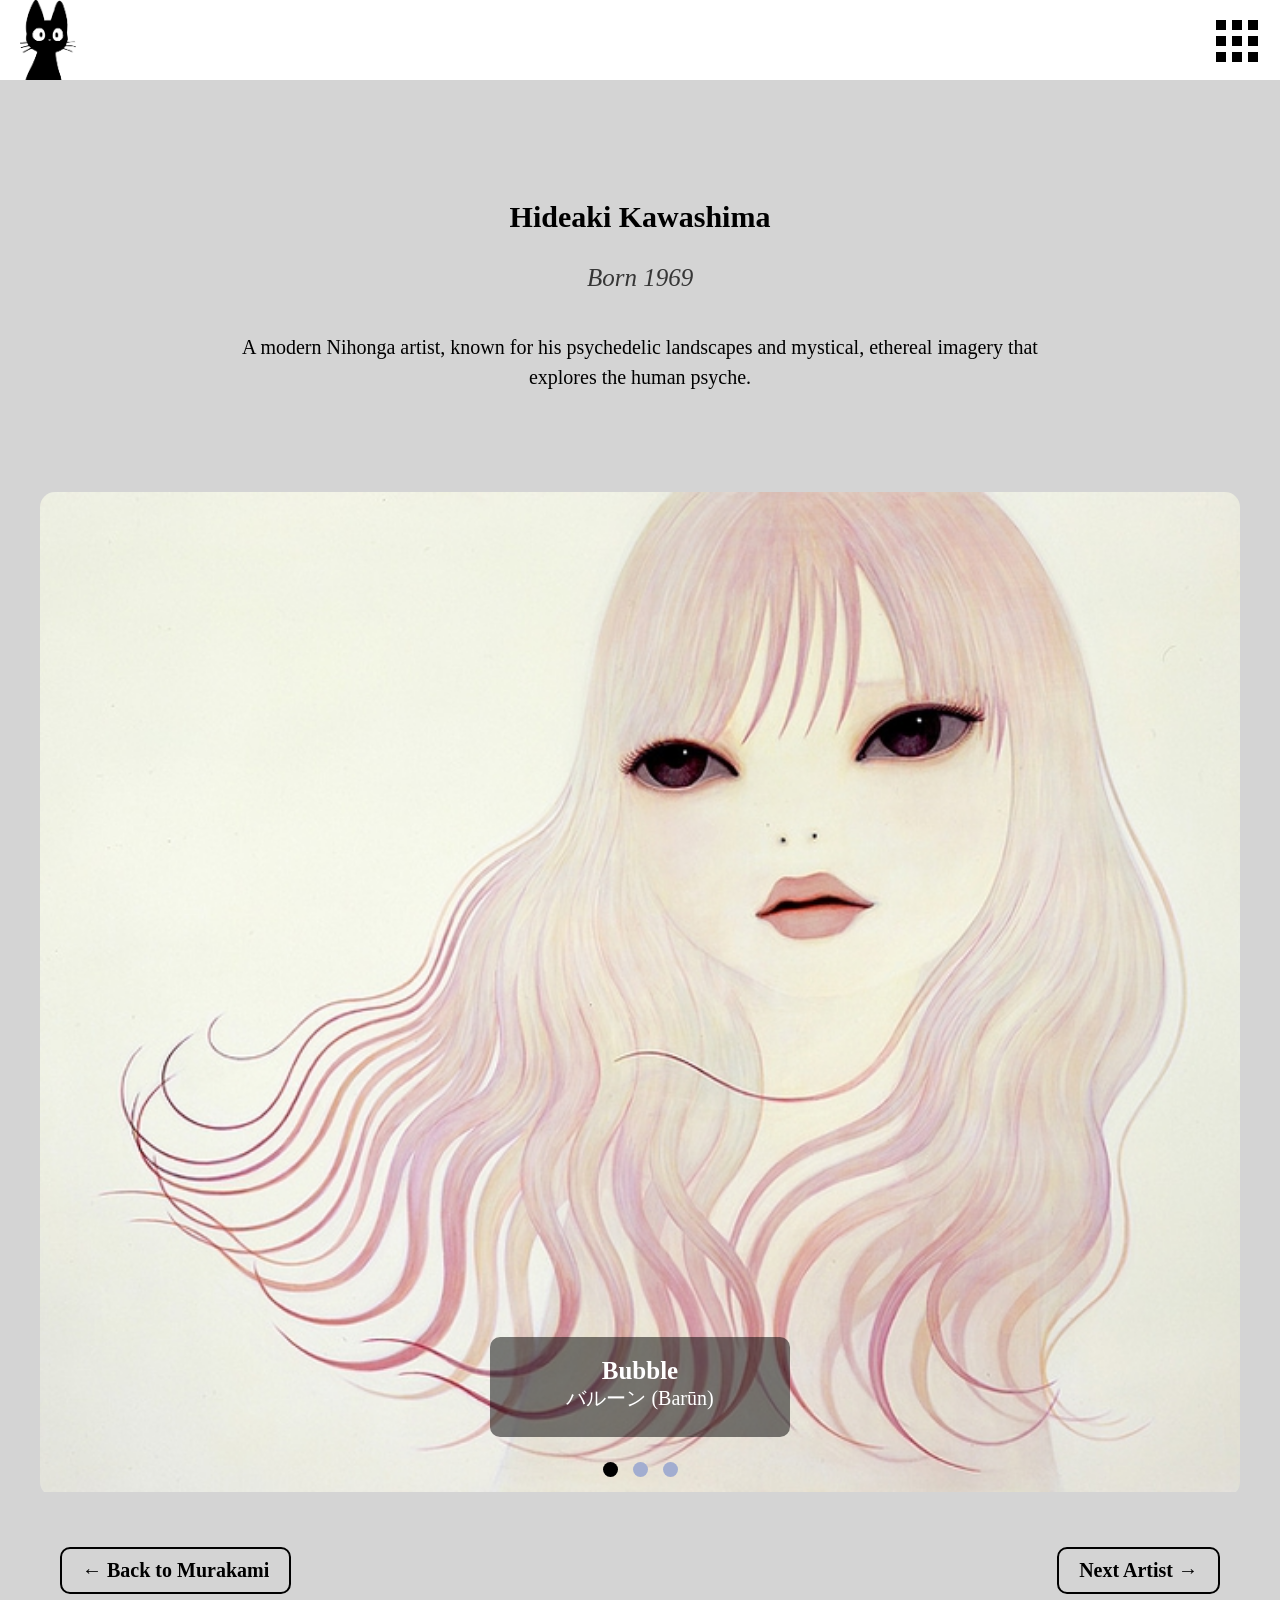
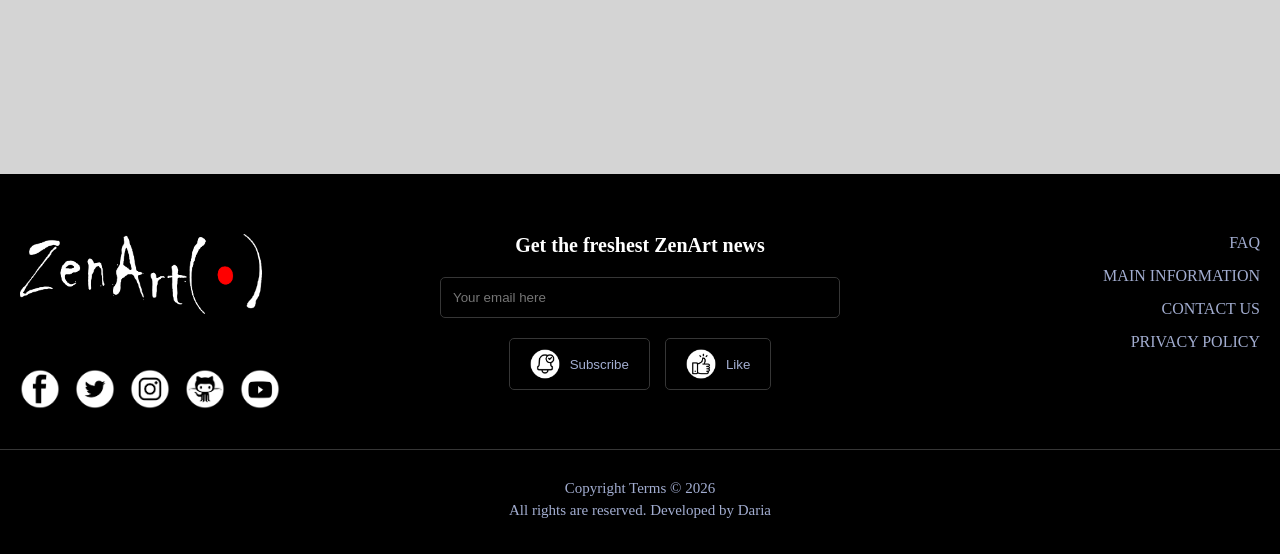
<file: kawashima_gallery.html>
<!DOCTYPE html>

<html lang="en">
<head>
    <meta charset="UTF-8"/>
    <meta name="viewport" content="width=device-width, initial-scale=1"/>
    <title>Contemporary Japanese Art</title>
    <link rel="stylesheet" href="kawashima_gallery.css"/>
    <link rel="icon" href="MP/Butterfly-logo.png"/>
</head>

<body>
    <header class="header">

        <input id="menu-toggle" class="menu-toggle-input" type="checkbox" aria-label="Open menu" aria-controls="headerMenu">

        <div class="menu">
            <img src="MP/Cat-logo.png" alt="Cat-logo">
            <label for="menu-toggle" class="btn-burger">
                <span></span><span></span><span></span>
                <span></span><span></span><span></span>
                <span></span><span></span><span></span>
                <span class="big-point"></span>
            </label>
        </div>

        <nav class="main-nav" id="headerMenu">
            <a href="MP.html">Home</a>
            <a href="contacts.html">Contacts</a>
            <a href="artists.html">Artists</a>
            <a href="quiz.html">Quiz</a>
        </nav>

    </header>

    <div class="wrapper">
        <main>

            <section class="artist-gallery">
                <h1 class="artist-name">Hideaki Kawashima</h1>
                <p class="artist-years">Born 1969</p>
                <p class="artist-description">A modern Nihonga artist, known for his psychedelic landscapes and mystical, ethereal imagery that explores the human psyche.</p>
                
                <div class="slider-window">
                    <input type="radio" name="point" id="p1" checked>
                    <input type="radio" name="point" id="p2">
                    <input type="radio" name="point" id="p3">

                    <div class="train">

                        <div class="slide">
                            <img src="Gallery/Хидеаки Кавашима/1.jpeg" alt="Work 1">
                            <div class="caption">
                                <h5>Bubble</h5>
                                <p>バルーン (Barūn)</p>
                            </div>
                        </div>

                        <div class="slide">
                            <img src="Gallery/Хидеаки Кавашима/2.jpg" alt="Work 2">
                            <div class="caption">
                                <h5>Melancholy</h5>
                                <p>メランコリ (Merankorī)</p>
                            </div>
                        </div>

                        <div class="slide">
                            <img src="Gallery/Хидеаки Кавашима/3.jpeg" alt="Work 3">
                            <div class="caption">
                                <h5>Smoke</h5>
                                <p>スモーク (Sumōku)</p>
                            </div>
                        </div>
                        
                    </div>

                    <div class="dots">
                        <label for="p1"></label>
                        <label for="p2"></label>
                        <label for="p3"></label>
                    </div>
                </div>
                
                <div class="navigation-links">
                    <a href="murakami_gallery.html" class="back-link">← Back to Murakami</a>
                    <a href="shiota_gallery.html" class="next-link">Next Artist →</a>
                </div>
            </section>
            
        </main>
    </div>

    <footer class="footer">
        <div class="footer-top">

            <div class="footer-first">
                <img class="footer-logo" src="MP/ZenArt-logo.png" alt="ZenArt-logo"> 
                <div class="social-icons">
                  <img src="MP/Facebook.png" alt="Facebook">
                  <img src="MP/Twitter.png" alt="Twitter">
                  <img src="MP/Instagram.png" alt="Instagram">
                  <img src="MP/GitHub.png" alt="Github">
                  <img src="MP/YouTube.png" alt="YouTube">
                </div>
            </div>
    
            <div class="footer-second">
                <h3>Get the freshest ZenArt news</h3>
                <input type="email" placeholder="Your email here"> 

                <div class="actions">
                    <button class="btn-icon">
                        <img src="MP/Subscribe.png" alt="Subscribe">Subscribe 
                    </button>

                    <button class="btn-icon">
                        <img src="MP/Like.png" alt="Like">Like 
                    </button>
                </div>
            </div>
    
            <div class="footer-last">
                <a href="faq.html">FAQ</a> 
                <a href="artists.html">MAIN INFORMATION</a> 
                <a href="contacts.html">CONTACT US</a> 
                <a href="pripol.html">PRIVACY POLICY</a> 
            </div>

        </div>
    
        <div class="footer-bottom">
            <p>Copyright Terms © 2026</p> 
            <p>All rights are reserved. Developed by Daria</p> 
        </div>
    </footer>

</body></html>
</file>
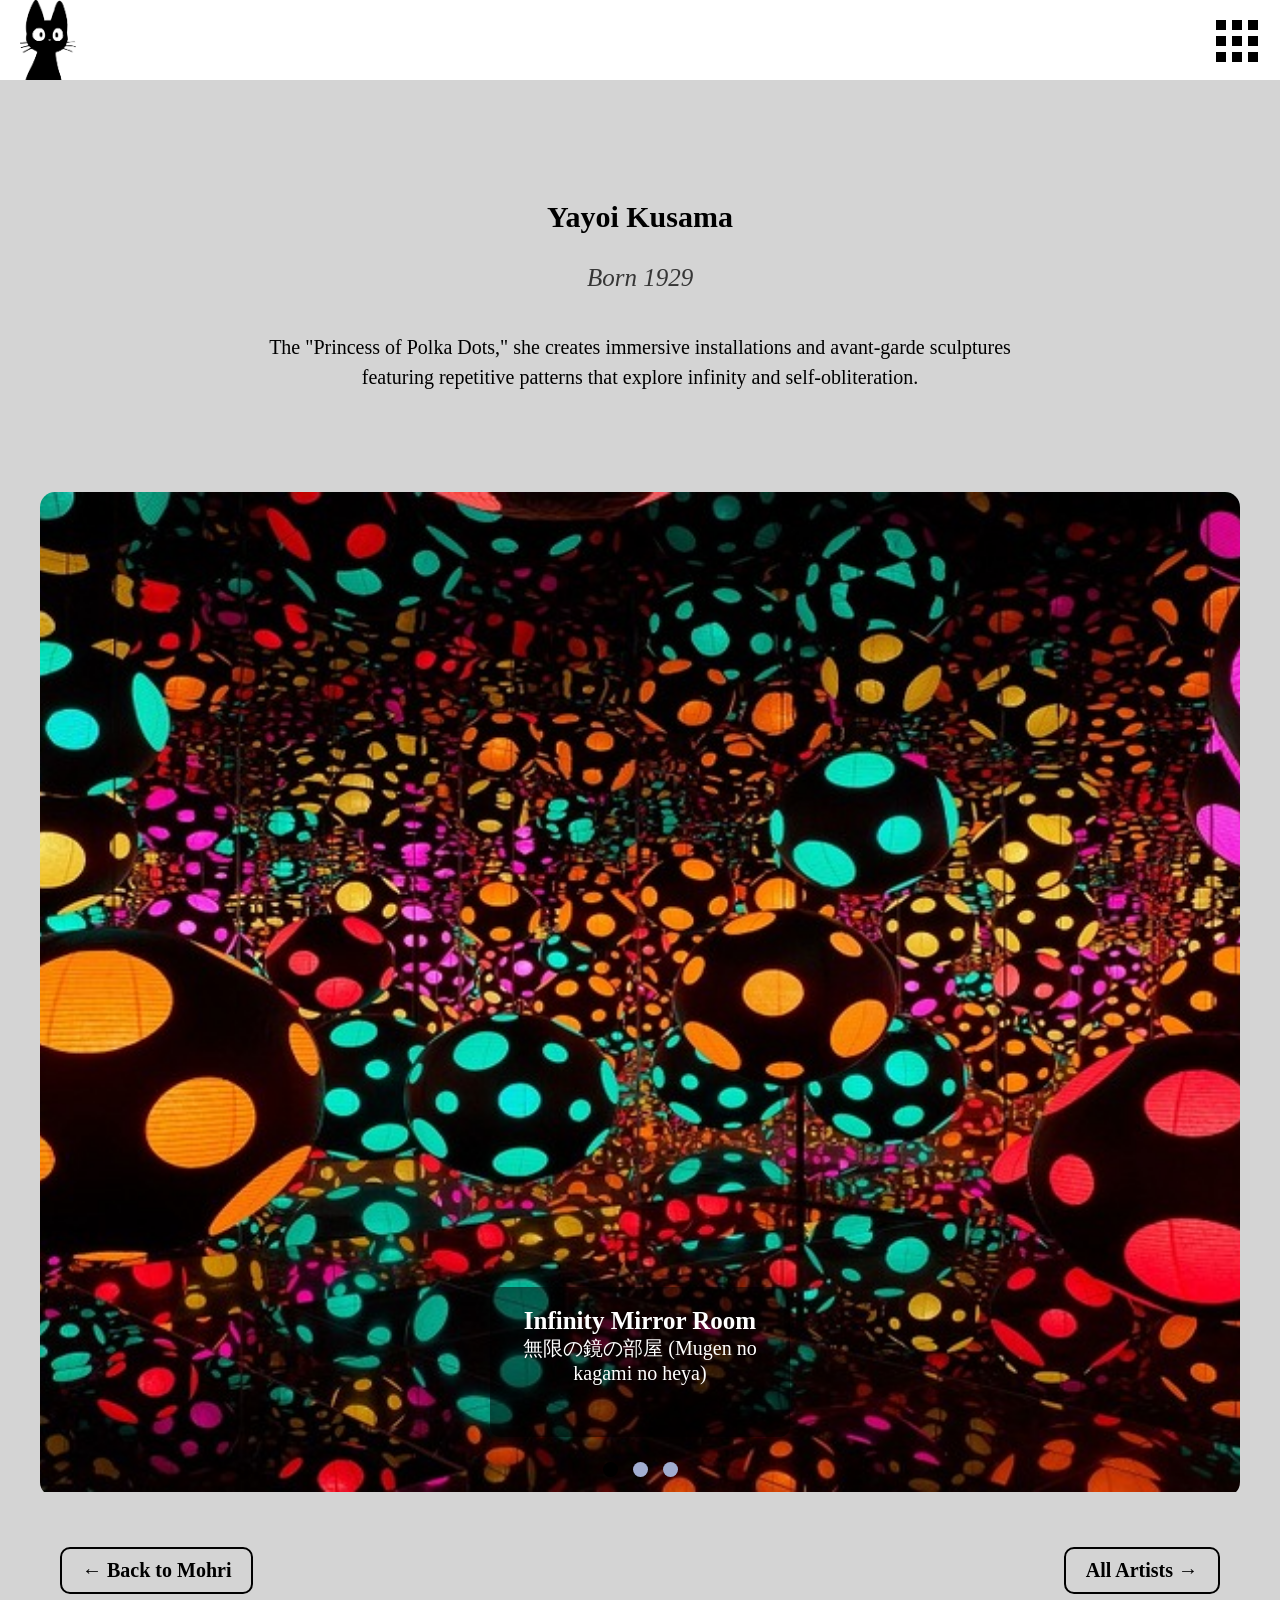
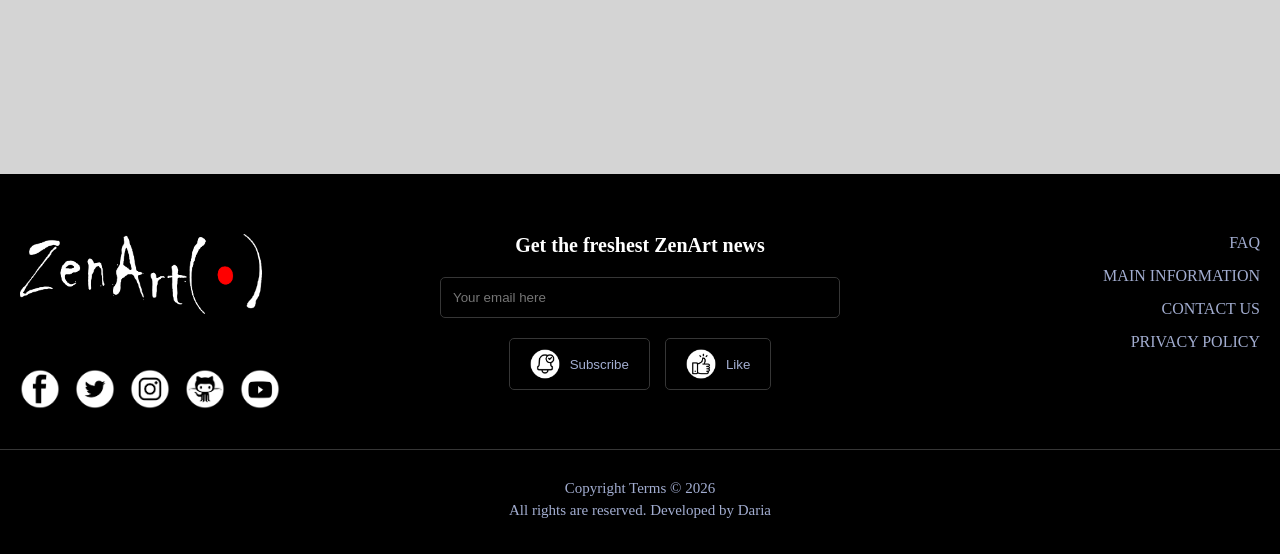
<file: kusama_gallery.html>
<!DOCTYPE html>

<html lang="en">
<head>
    <meta charset="UTF-8"/>
    <meta name="viewport" content="width=device-width, initial-scale=1"/>
    <title>Contemporary Japanese Art</title>
    <link rel="stylesheet" href="kusama_gallery.css"/>
    <link rel="icon" href="MP/Butterfly-logo.png"/>
</head>

<body>
    <header class="header">

        <input id="menu-toggle" class="menu-toggle-input" type="checkbox" aria-label="Open menu" aria-controls="headerMenu">

        <div class="menu">
            <img src="MP/Cat-logo.png" alt="Cat-logo">
            <label for="menu-toggle" class="btn-burger">
                <span></span><span></span><span></span>
                <span></span><span></span><span></span>
                <span></span><span></span><span></span>
                <span class="big-point"></span>
            </label>
        </div>

        <nav class="main-nav" id="headerMenu">
            <a href="MP.html">Home</a>
            <a href="contacts.html">Contacts</a>
            <a href="artists.html">Artists</a>
            <a href="quiz.html">Quiz</a>
        </nav>

    </header>

    <div class="wrapper">
        <main>

            <section class="artist-gallery">
                <h1 class="artist-name">Yayoi Kusama</h1>
                <p class="artist-years">Born 1929</p>
                <p class="artist-description">The "Princess of Polka Dots," she creates immersive installations and avant-garde sculptures featuring repetitive patterns that explore infinity and self-obliteration.</p>
                
                <div class="slider-window">
                    <input type="radio" name="point" id="p1" checked>
                    <input type="radio" name="point" id="p2">
                    <input type="radio" name="point" id="p3">
            
                    <div class="train">

                        <div class="slide">
                            <img src="Gallery/Яёи Кусама/1.jpg" alt="Work 1">
                            <div class="caption">
                                <h5>Infinity Mirror Room</h5>
                                <p>無限の鏡の部屋 (Mugen no kagami no heya)</p>
                            </div>
                        </div>
            
                        <div class="slide">
                            <img src="Gallery/Яёи Кусама/2.jpg" alt="Work 2">
                            <div class="caption">
                                <h5>Dots Obsession</h5>
                                <p>水玉への執着 (Mizutama e no shūchaku)</p>
                            </div>
                        </div>
            
                        <div class="slide">
                            <img src="Gallery/Яёи Кусама/3.jpg" alt="Work 3">
                            <div class="caption">
                                <h5>The Obliteration Room</h5>
                                <p>忘却の間 (Bōkyaku no Ma)</p>
                            </div>
                        </div>
                        
                    </div>
            
                    <div class="dots">
                        <label for="p1"></label>
                        <label for="p2"></label>
                        <label for="p3"></label>
                    </div>
                </div>
                
                <div class="navigation-links">
                    <a href="mohri_gallery.html" class="back-link">← Back to Mohri</a>
                    <a href="artists.html" class="next-link">All Artists →</a>
                </div>
            </section>

        </main>
    </div>

    <footer class="footer">
        <div class="footer-top">

            <div class="footer-first">
                <img class="footer-logo" src="MP/ZenArt-logo.png" alt="ZenArt-logo"> 
                <div class="social-icons">
                  <img src="MP/Facebook.png" alt="Facebook">
                  <img src="MP/Twitter.png" alt="Twitter">
                  <img src="MP/Instagram.png" alt="Instagram">
                  <img src="MP/GitHub.png" alt="Github">
                  <img src="MP/YouTube.png" alt="YouTube">
                </div>
            </div>
    
            <div class="footer-second">
                <h3>Get the freshest ZenArt news</h3>
                <input type="email" placeholder="Your email here"> 

                <div class="actions">
                    <button class="btn-icon">
                        <img src="MP/Subscribe.png" alt="Subscribe">Subscribe 
                    </button>

                    <button class="btn-icon">
                        <img src="MP/Like.png" alt="Like">Like 
                    </button>
                </div>
            </div>
    
            <div class="footer-last">
                <a href="faq.html">FAQ</a> 
                <a href="artists.html">MAIN INFORMATION</a> 
                <a href="contacts.html">CONTACT US</a> 
                <a href="pripol.html">PRIVACY POLICY</a> 
            </div>

        </div>
    
        <div class="footer-bottom">
            <p>Copyright Terms © 2026</p> 
            <p>All rights are reserved. Developed by Daria</p> 
        </div>
    </footer>

</body></html>
</file>
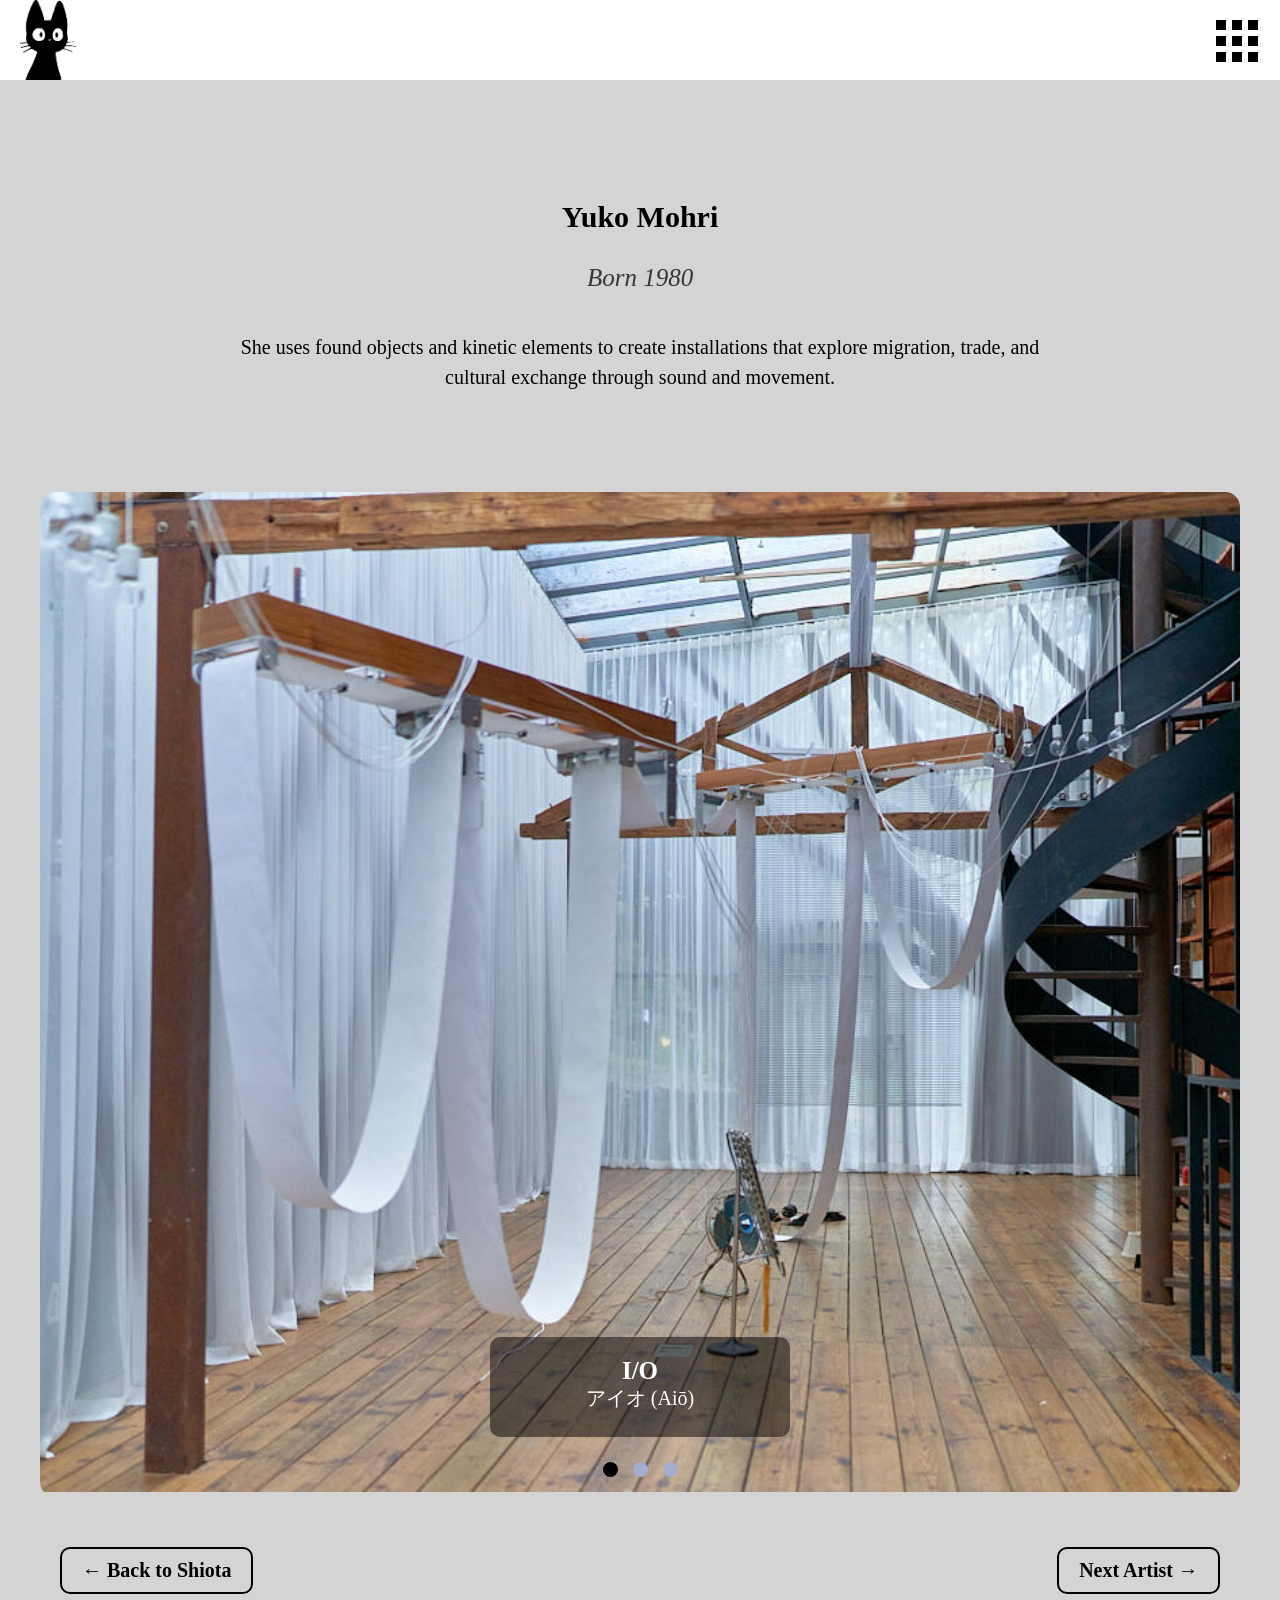
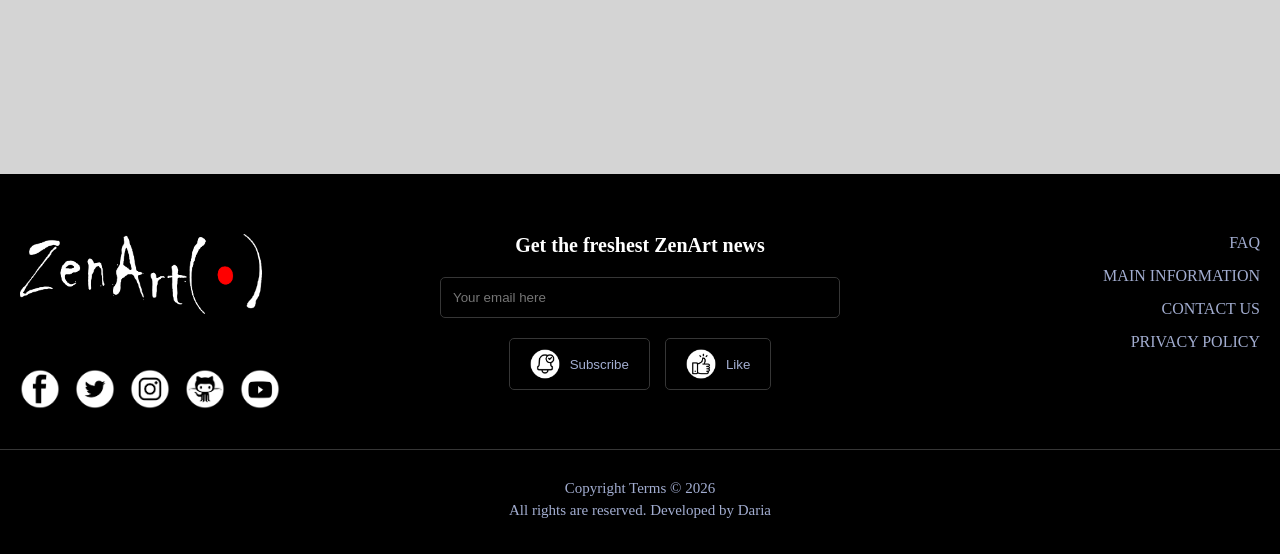
<file: mohri_gallery.html>
<!DOCTYPE html>

<html lang="en">
<head>
    <meta charset="UTF-8"/>
    <meta name="viewport" content="width=device-width, initial-scale=1"/>
    <title>Contemporary Japanese Art</title>
    <link rel="stylesheet" href="mohri_gallery.css"/>
    <link rel="icon" href="MP/Butterfly-logo.png"/>
</head>

<body>
    <header class="header">

        <input id="menu-toggle" class="menu-toggle-input" type="checkbox" aria-label="Open menu" aria-controls="headerMenu">

        <div class="menu">
            <img src="MP/Cat-logo.png" alt="Cat-logo">
            <label for="menu-toggle" class="btn-burger">
                <span></span><span></span><span></span>
                <span></span><span></span><span></span>
                <span></span><span></span><span></span>
                <span class="big-point"></span>
            </label>
        </div>

        <nav class="main-nav" id="headerMenu">
            <a href="MP.html">Home</a>
            <a href="contacts.html">Contacts</a>
            <a href="artists.html">Artists</a>
            <a href="quiz.html">Quiz</a>
        </nav>

    </header>

    <div class="wrapper">
        <main>

            <section class="artist-gallery">
                <h1 class="artist-name">Yuko Mohri</h1>
                <p class="artist-years">Born 1980</p>
                <p class="artist-description">She uses found objects and kinetic elements to create installations that explore migration, trade, and cultural exchange through sound and movement.</p>
                
                <div class="slider-window">
                    <input type="radio" name="point" id="p1" checked>
                    <input type="radio" name="point" id="p2">
                    <input type="radio" name="point" id="p3">
            
                    <div class="train">

                        <div class="slide">
                            <img src="Gallery/Юко Мохри/1.jpeg" alt="Work 1">
                            <div class="caption">
                                <h5>I/O</h5>
                                <p>アイオ (Aiō)</p>
                            </div>
                        </div>
            
                        <div class="slide">
                            <img src="Gallery/Юко Мохри/2.webp" alt="Work 2">
                            <div class="caption">
                                <h5>Intertwined</h5>
                                <p>絡み合い (Karami-ai)</p>
                            </div>
                        </div>
            
                        <div class="slide">
                            <img src="Gallery/Юко Мохри/3.webp" alt="Work 3">
                            <div class="caption">
                                <h5>Composition</h5>
                                <p>構図 (Kōzu)</p>
                            </div>
                        </div>
                        
                    </div>
            
                    <div class="dots">
                        <label for="p1"></label>
                        <label for="p2"></label>
                        <label for="p3"></label>
                    </div>
                </div>
                
                <div class="navigation-links">
                    <a href="shiota_gallery.html" class="back-link">← Back to Shiota</a>
                    <a href="kusama_gallery.html" class="next-link">Next Artist →</a>
                </div>
            </section>

        </main>
    </div>

    <footer class="footer">
        <div class="footer-top">

            <div class="footer-first">
                <img class="footer-logo" src="MP/ZenArt-logo.png" alt="ZenArt-logo"> 
                <div class="social-icons">
                  <img src="MP/Facebook.png" alt="Facebook">
                  <img src="MP/Twitter.png" alt="Twitter">
                  <img src="MP/Instagram.png" alt="Instagram">
                  <img src="MP/GitHub.png" alt="Github">
                  <img src="MP/YouTube.png" alt="YouTube">
                </div>
            </div>
    
            <div class="footer-second">
                <h3>Get the freshest ZenArt news</h3>
                <input type="email" placeholder="Your email here"> 

                <div class="actions">
                    <button class="btn-icon">
                        <img src="MP/Subscribe.png" alt="Subscribe">Subscribe 
                    </button>

                    <button class="btn-icon">
                        <img src="MP/Like.png" alt="Like">Like 
                    </button>
                </div>
            </div>
    
            <div class="footer-last">
                <a href="faq.html">FAQ</a> 
                <a href="artists.html">MAIN INFORMATION</a> 
                <a href="contacts.html">CONTACT US</a> 
                <a href="pripol.html">PRIVACY POLICY</a> 
            </div>

        </div>
    
        <div class="footer-bottom">
            <p>Copyright Terms © 2026</p> 
            <p>All rights are reserved. Developed by Daria</p> 
        </div>
    </footer>

</body></html>
</file>
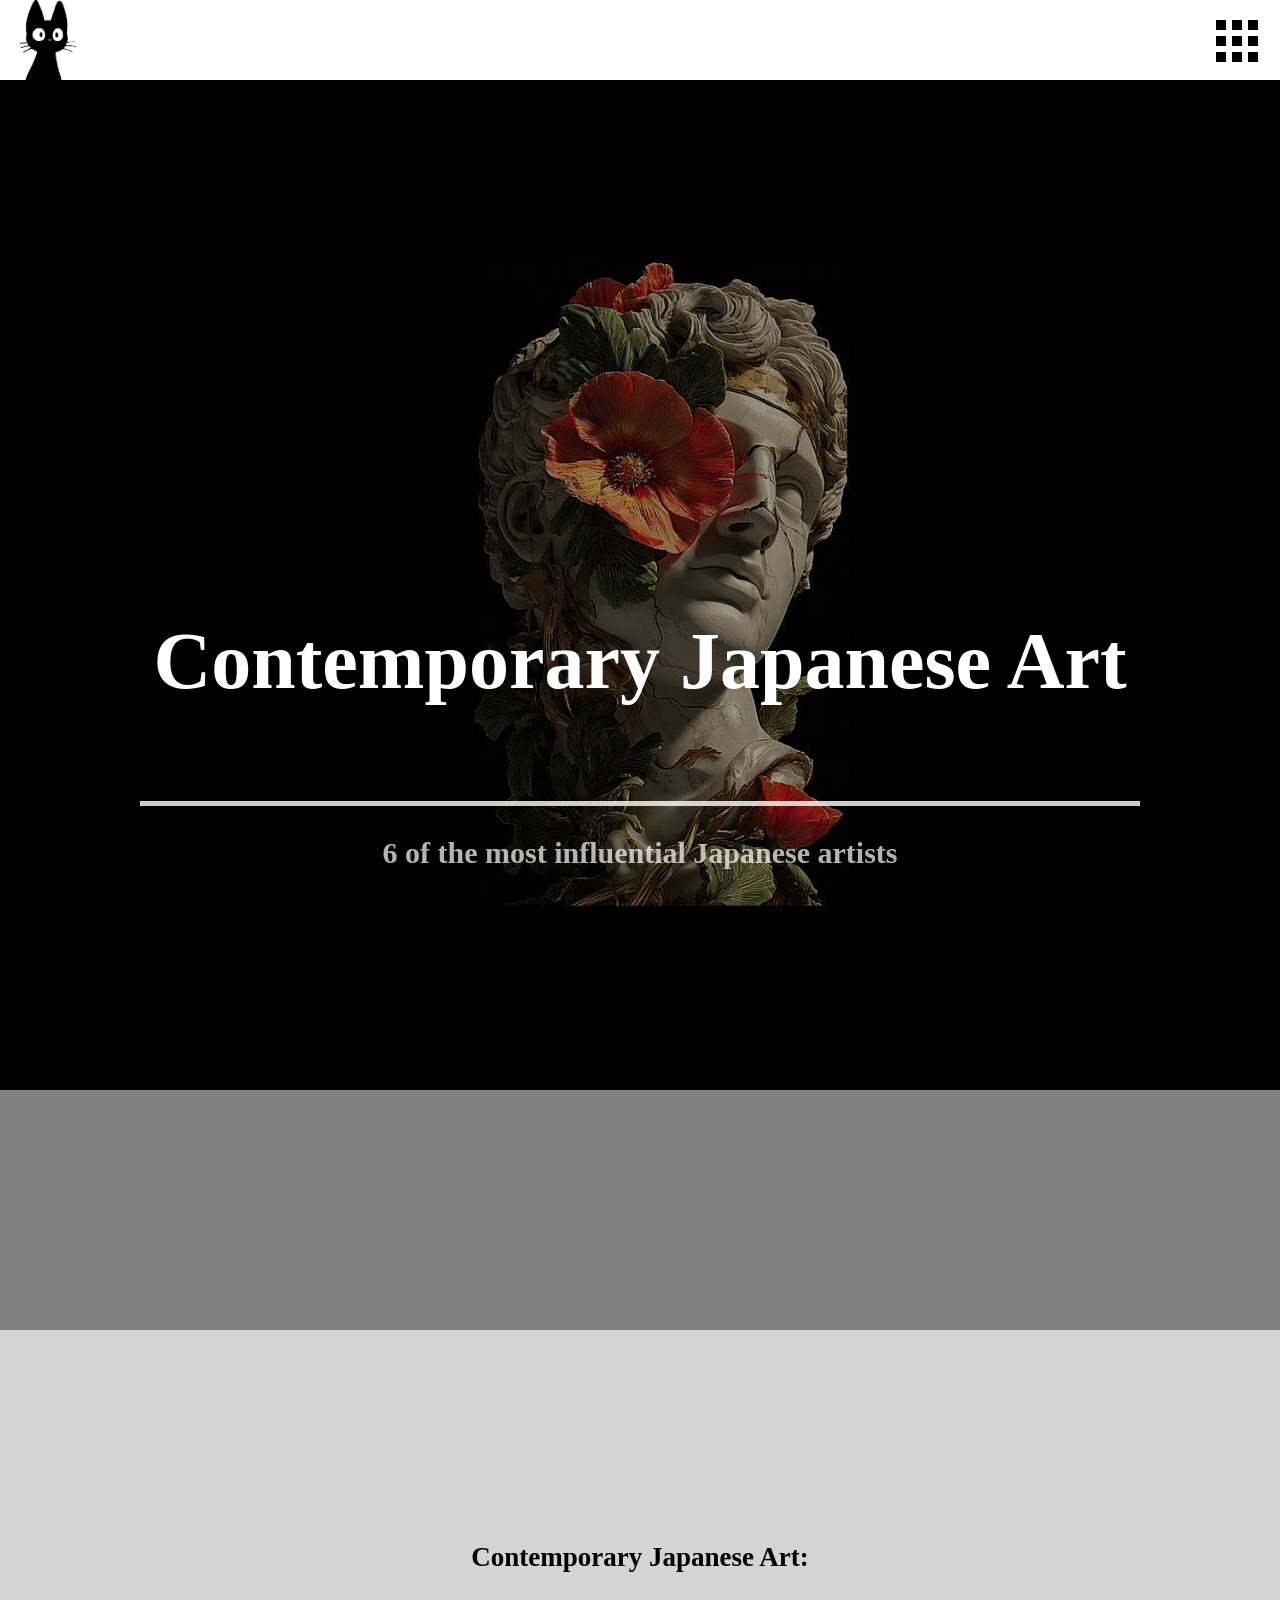
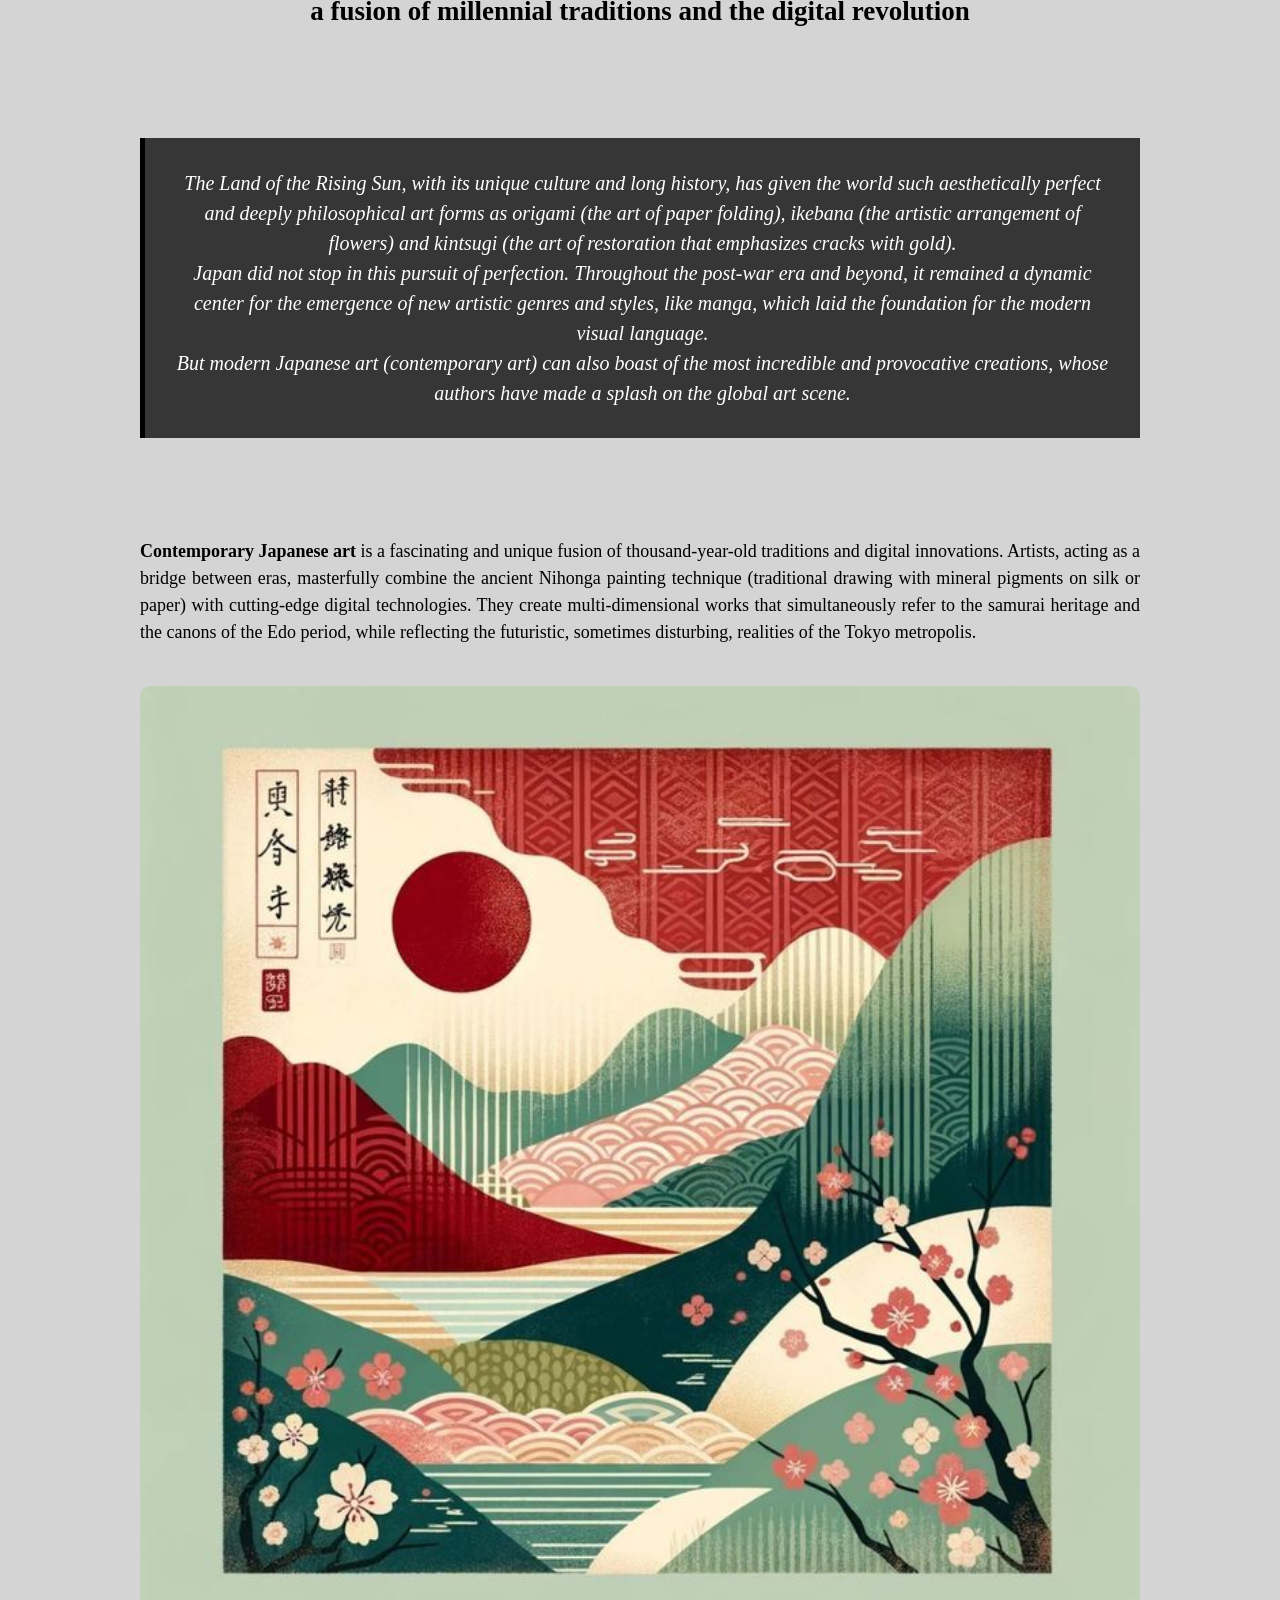
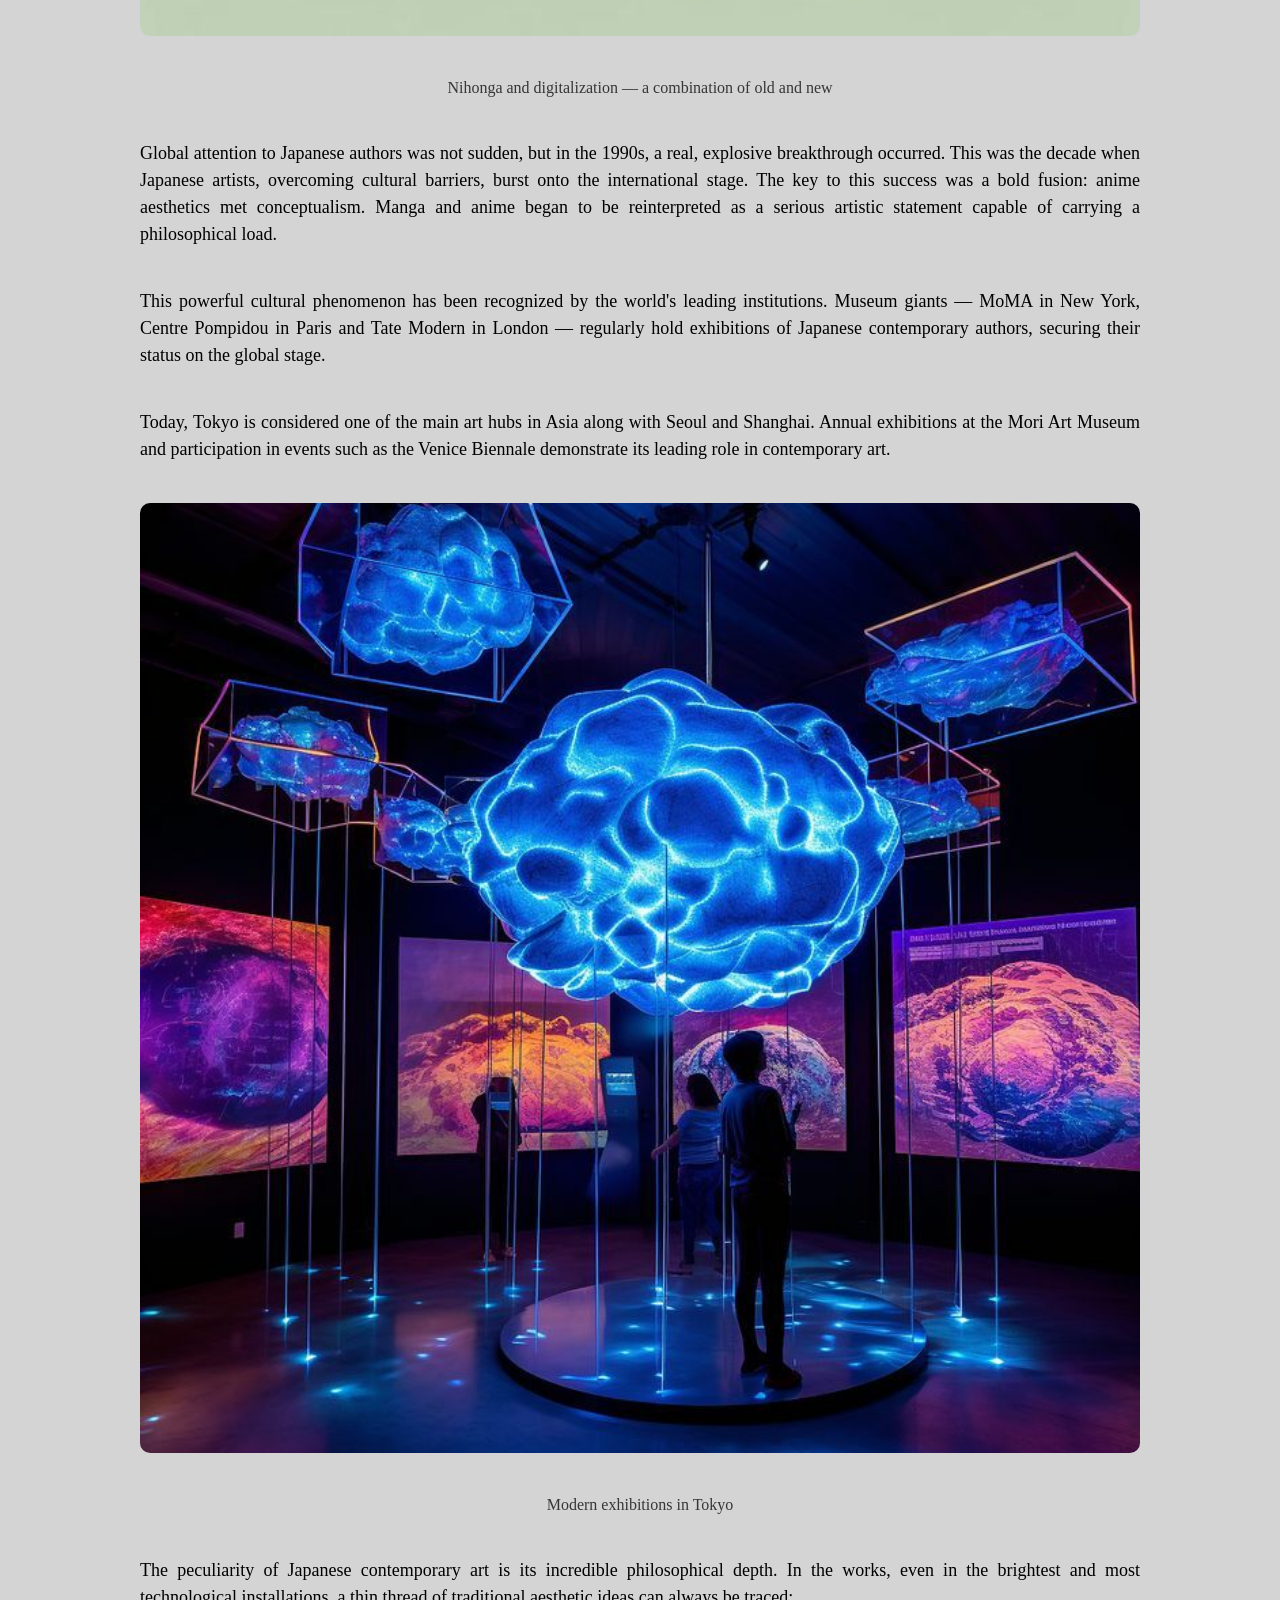
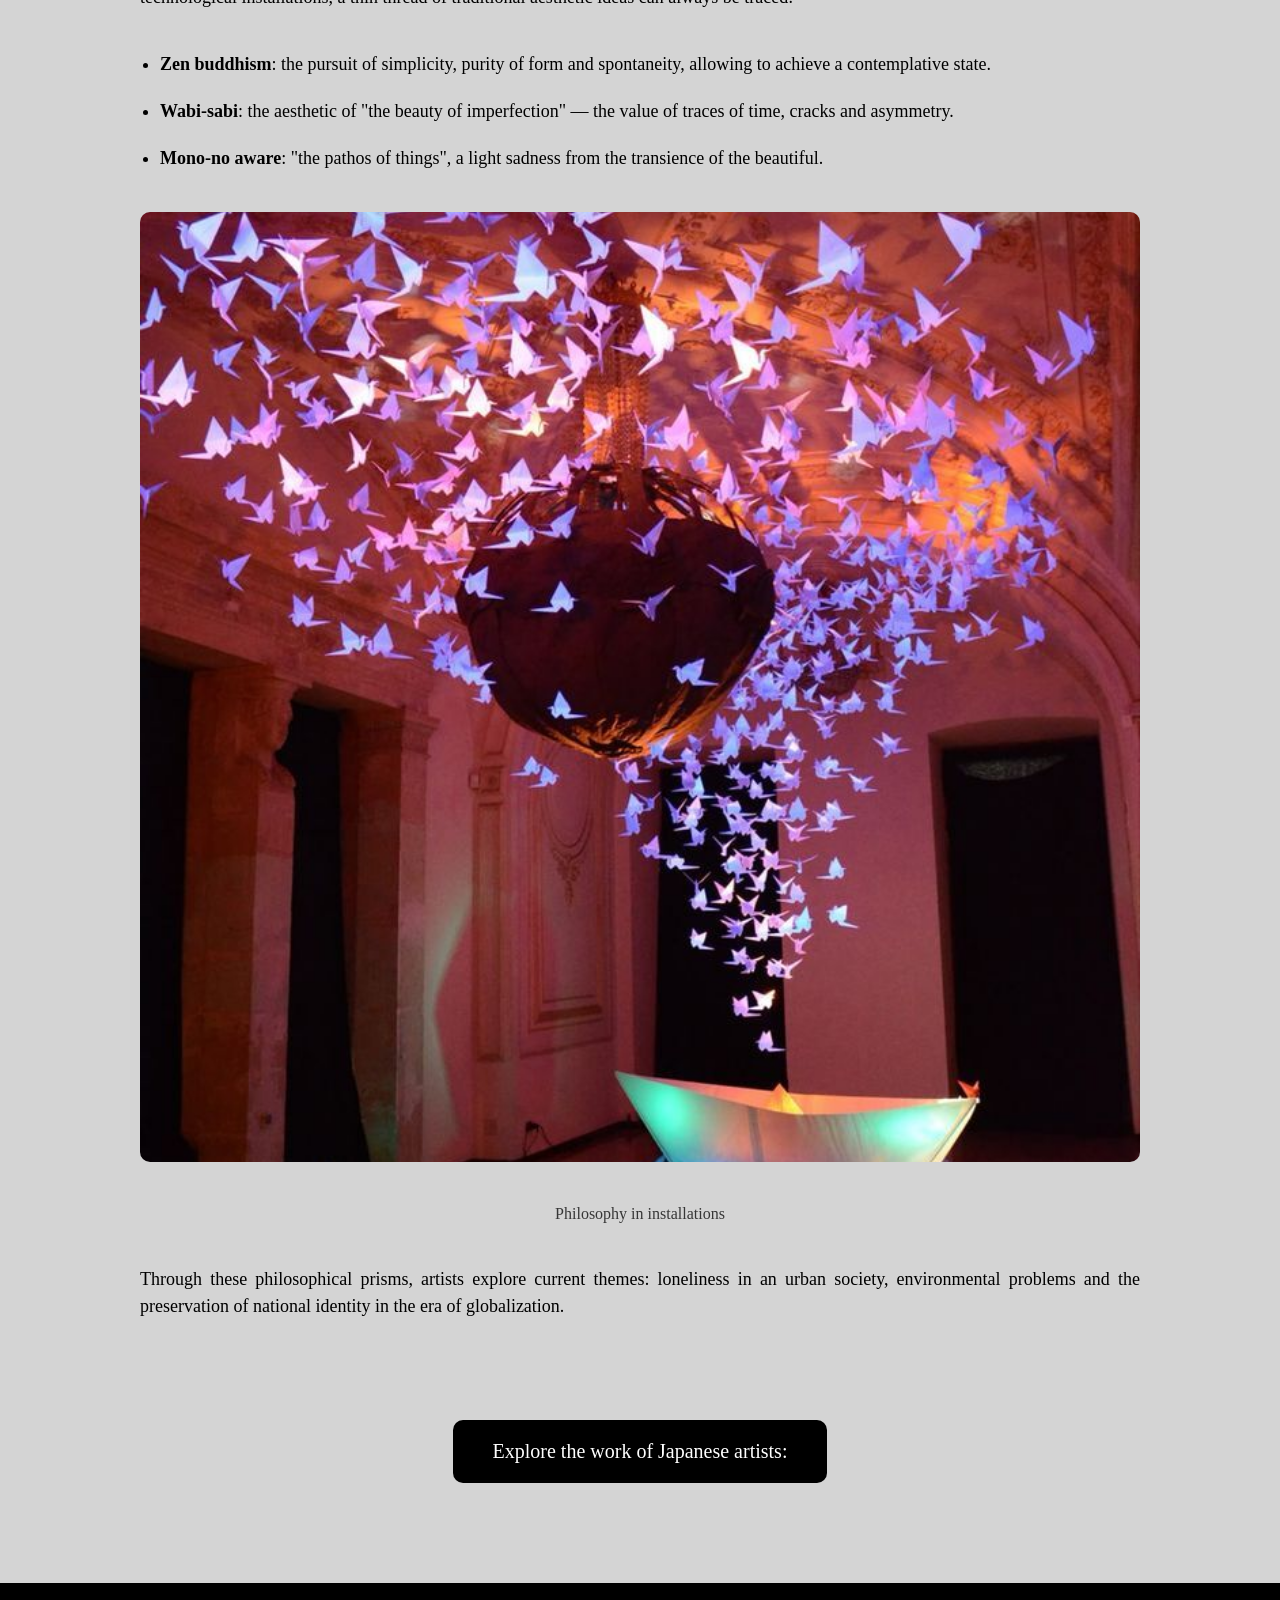
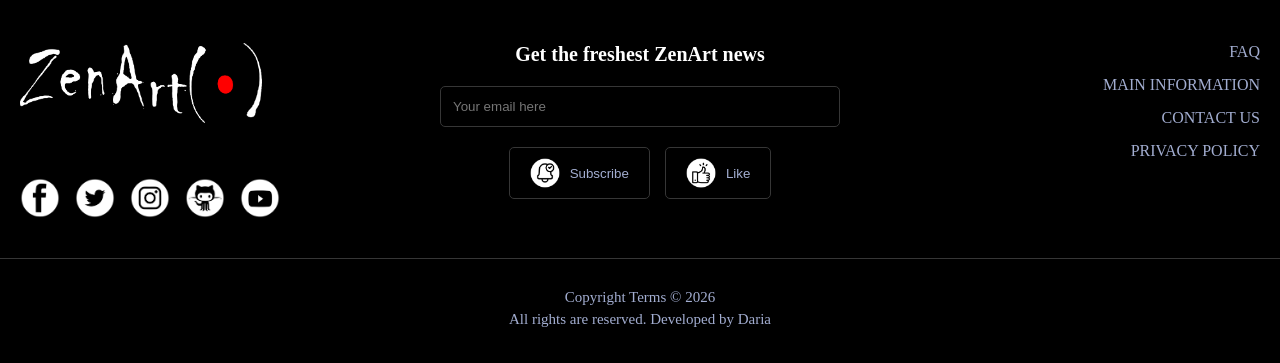
<file: MP.html>
<!DOCTYPE html>

<html lang="en">
<head>
    <meta charset="UTF-8"/>
    <meta name="viewport" content="width=device-width, initial-scale=1"/>
    <title>Contemporary Japanese Art</title>
    <link rel="stylesheet" href="MP.css"/>
    <link rel="icon" href="MP/Butterfly-logo.png"/>
</head>

<body>
    <header class="header">

        <input id="menu-toggle" class="menu-toggle-input" type="checkbox" aria-label="Open menu" aria-controls="headerMenu">

        <div class="menu">
            <img src="MP/Cat-logo.png" alt="Cat-logo">
            <label for="menu-toggle" class="btn-burger">
                <span></span><span></span><span></span>
                <span></span><span></span><span></span>
                <span></span><span></span><span></span>
                <span class="big-point"></span>
            </label>
        </div>

        <nav class="main-nav" id="headerMenu">
            <a href="#">Home</a>
            <a href="contacts.html">Contacts</a>
            <a href="artists.html">Artists</a>
            <a href="quiz.html">Quiz</a>
        </nav>

    </header>

    <section class="page-header">
        <div class="heading">
            <h1>Contemporary Japanese Art</h1>
            <h2>6 of the most influential Japanese artists</h2>
        </div>
    </section>

    <div class="wrapper">
        <main>
            <div class="main-information">

                <section class="section-about">
                    <div class="main-idea">
                        <h2><strong>Contemporary Japanese Art:<br>a fusion of millennial traditions and the digital revolution</strong></h2>
                        <p>The Land of the Rising Sun, with its unique culture and long history, has given the world such aesthetically perfect and deeply philosophical art forms as origami (the art of paper folding), ikebana (the artistic arrangement of flowers) and kintsugi (the art of restoration that emphasizes cracks with gold).<br>Japan did not stop in this pursuit of perfection. Throughout the post-war era and beyond, it remained a dynamic center for the emergence of new artistic genres and styles, like manga, which laid the foundation for the modern visual language.<br>But modern Japanese art (contemporary art) can also boast of the most incredible and provocative creations, whose authors have made a splash on the global art scene.</p>
                    </div>

                    <div class="first">
                        <p><strong>Contemporary Japanese art</strong> is a fascinating and unique fusion of thousand-year-old traditions and digital innovations. Artists, acting as a bridge between eras, masterfully combine the ancient Nihonga painting technique (traditional drawing with mineral pigments on silk or paper) with cutting-edge digital technologies. They create multi-dimensional works that simultaneously refer to the samurai heritage and the canons of the Edo period, while reflecting the futuristic, sometimes disturbing, realities of the Tokyo metropolis.</p>
                        <img src="MP/Example 1.jpg" alt="Example">
                        <p class="signature">Nihonga and digitalization — a combination of old and new</p>
                    </div>

                    <div class="second">
                        <p>Global attention to Japanese authors was not sudden, but in the 1990s, a real, explosive breakthrough occurred. This was the decade when Japanese artists, overcoming cultural barriers, burst onto the international stage. The key to this success was a bold fusion: anime aesthetics met conceptualism. Manga and anime began to be reinterpreted as a serious artistic statement capable of carrying a philosophical load.</p>
                    </div>

                    <div class="third">
                        <p>This powerful cultural phenomenon has been recognized by the world's leading institutions. Museum giants — MoMA in New York, Centre Pompidou in Paris and Tate Modern in London — regularly hold exhibitions of Japanese contemporary authors, securing their status on the global stage.</p>
                    </div>

                    <div class="fourth">
                        <p>Today, Tokyo is considered one of the main art hubs in Asia along with Seoul and Shanghai. Annual exhibitions at the Mori Art Museum and participation in events such as the Venice Biennale demonstrate its leading role in contemporary art.</p>
                        <img src="MP/Example 2.jpg" alt="Example">
                        <p class="signature">Modern exhibitions in Tokyo</p>
                    </div>

                    <div class="fifth">
                        <p>The peculiarity of Japanese contemporary art is its incredible philosophical depth. In the works, even in the brightest and most technological installations, a thin thread of traditional aesthetic ideas can always be traced:</p>
                        <ul class="features">
                            <li><strong>Zen buddhism</strong>: the pursuit of simplicity, purity of form and spontaneity, allowing to achieve a contemplative state.</li>
                            <li><strong>Wabi-sabi</strong>: the aesthetic of "the beauty of imperfection" — the value of traces of time, cracks and asymmetry.</li>
                            <li><strong>Mono-no aware</strong>: "the pathos of things", a light sadness from the transience of the beautiful.</li>
                        </ul>
                        <img src="MP/Example 3.jpg" alt="Example">
                        <p class="signature">Philosophy in installations</p>
                    </div>

                    <div class="sixth">
                        <p>Through these philosophical prisms, artists explore current themes: loneliness in an urban society, environmental problems and the preservation of national identity in the era of globalization.</p>
                    </div>
                    
                    <div class="seventh">
                        <a href="artists.html">Explore the work of Japanese artists:</a>
                    </div>
                </section>

            </div>
        </main>  
    </div>

    <footer class="footer">
        <div class="footer-top">

            <div class="footer-first">
                <img class="footer-logo" src="MP/ZenArt-logo.png" alt="ZenArt-logo"> 
                <div class="social-icons">
                  <img src="MP/Facebook.png" alt="Facebook">
                  <img src="MP/Twitter.png" alt="Twitter">
                  <img src="MP/Instagram.png" alt="Instagram">
                  <img src="MP/GitHub.png" alt="Github">
                  <img src="MP/YouTube.png" alt="YouTube">
                </div>
            </div>
    
            <div class="footer-second">
                <h3>Get the freshest ZenArt news</h3>
                <input type="email" placeholder="Your email here"> 

                <div class="actions">
                    <button class="btn-icon">
                        <img src="MP/Subscribe.png" alt="Subscribe">Subscribe 
                    </button>

                    <button class="btn-icon">
                        <img src="MP/Like.png" alt="Like">Like 
                    </button>
                </div>
            </div>
    
            <div class="footer-last">
                <a href="faq.html">FAQ</a> 
                <a href="artists.html">MAIN INFORMATION</a> 
                <a href="contacts.html">CONTACT US</a> 
                <a href="pripol.html">PRIVACY POLICY</a> 
            </div>

        </div>
    
        <div class="footer-bottom">
            <p>Copyright Terms © 2026</p> 
            <p>All rights are reserved. Developed by Daria</p> 
        </div>
    </footer>

</body></html>
</file>
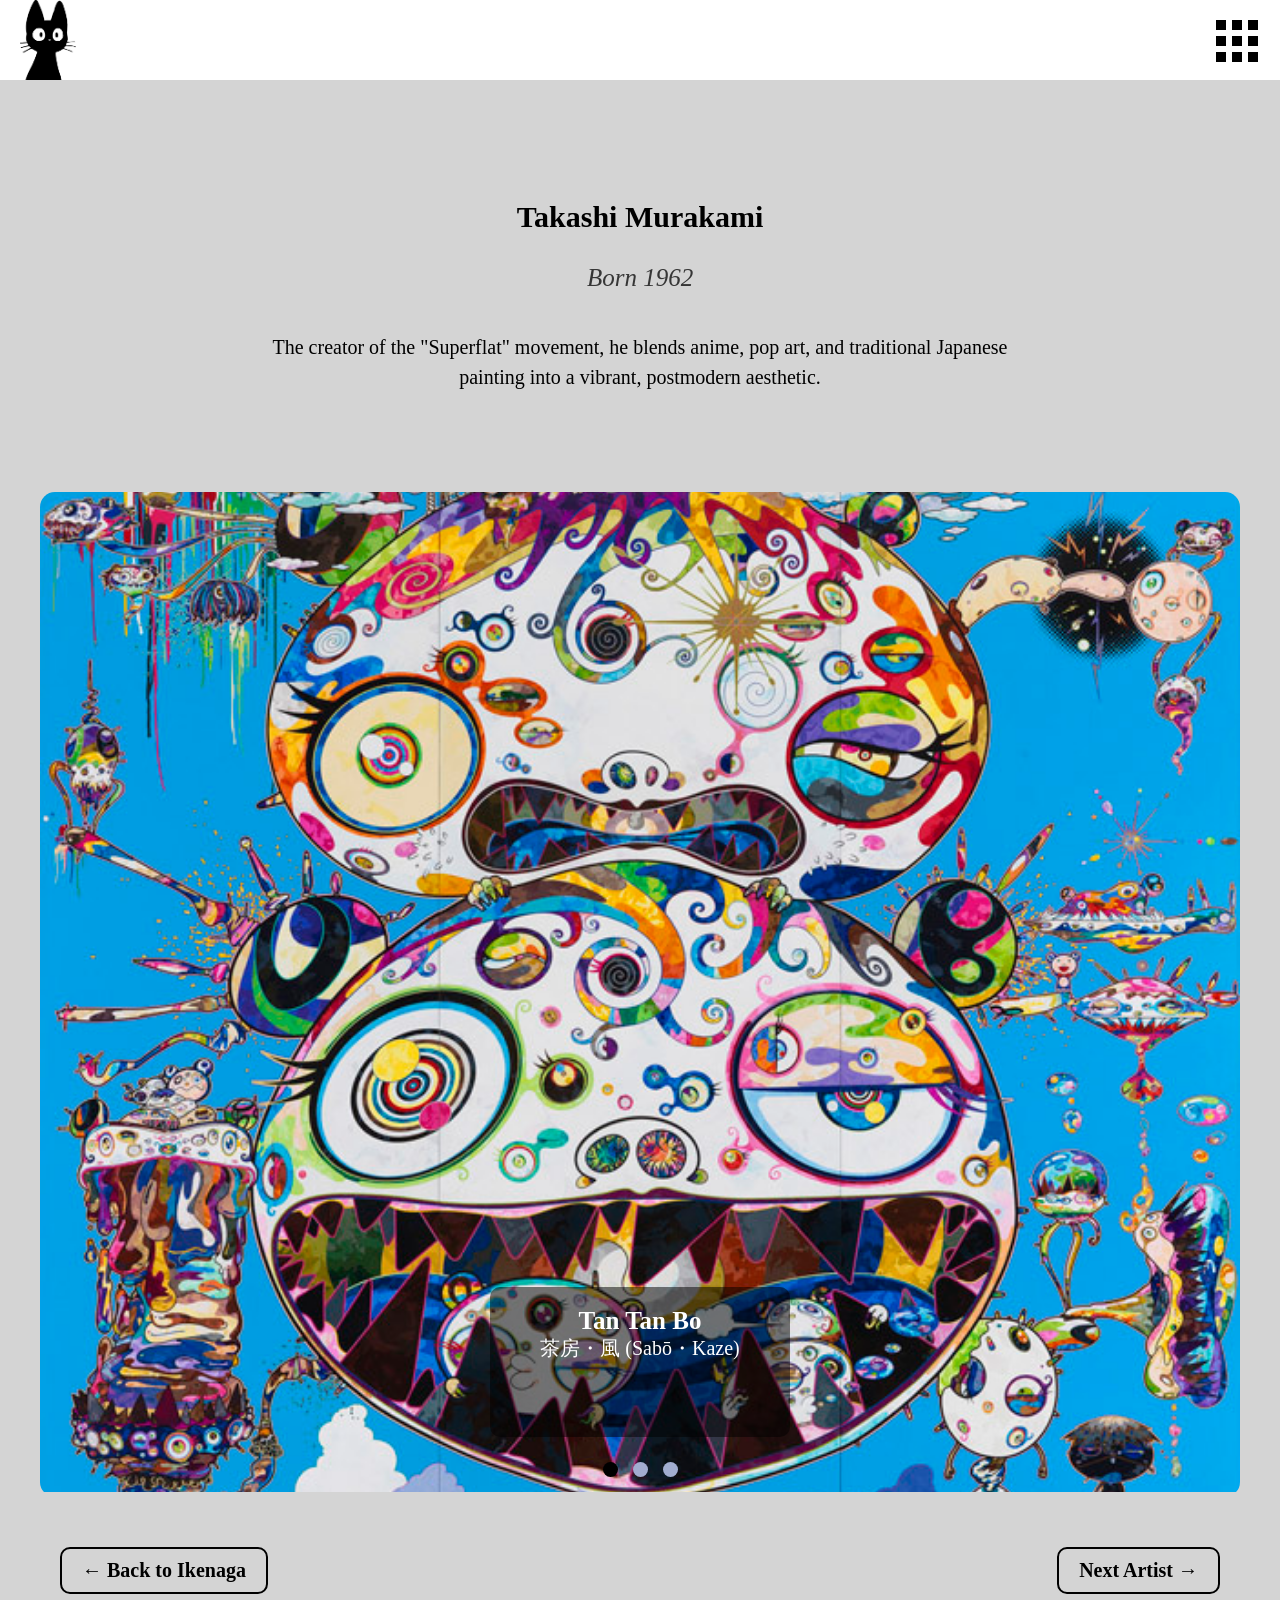
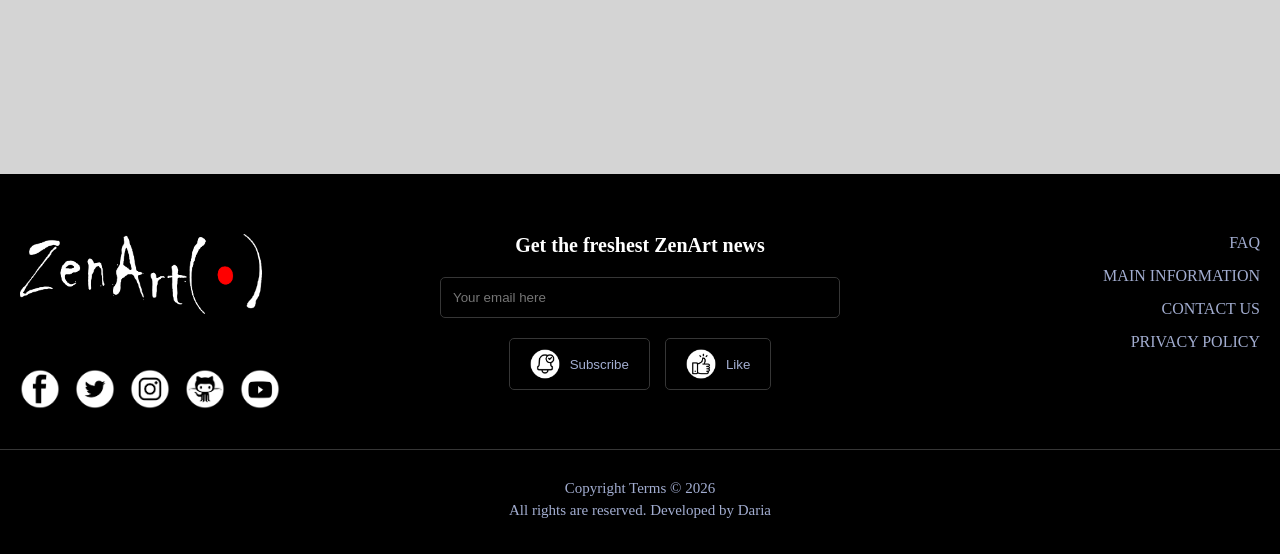
<file: murakami_gallery.html>
<!DOCTYPE html>

<html lang="en">
<head>
    <meta charset="UTF-8"/>
    <meta name="viewport" content="width=device-width, initial-scale=1"/>
    <title>Contemporary Japanese Art</title>
    <link rel="stylesheet" href="murakami_gallery.css"/>
    <link rel="icon" href="MP/Butterfly-logo.png"/>
</head>

<body>
    <header class="header">

        <input id="menu-toggle" class="menu-toggle-input" type="checkbox" aria-label="Open menu" aria-controls="headerMenu">

        <div class="menu">
            <img src="MP/Cat-logo.png" alt="Cat-logo">
            <label for="menu-toggle" class="btn-burger">
                <span></span><span></span><span></span>
                <span></span><span></span><span></span>
                <span></span><span></span><span></span>
                <span class="big-point"></span>
            </label>
        </div>

        <nav class="main-nav" id="headerMenu">
            <a href="MP.html">Home</a>
            <a href="contacts.html">Contacts</a>
            <a href="artists.html">Artists</a>
            <a href="quiz.html">Quiz</a>
        </nav>

    </header>

    <div class="wrapper">
        <main>

            <section class="artist-gallery">
                <h1 class="artist-name">Takashi Murakami</h1>
                <p class="artist-years">Born 1962</p>
                <p class="artist-description">The creator of the "Superflat" movement, he blends anime, pop art, and traditional Japanese painting into a vibrant, postmodern aesthetic.</p>
                
                <div class="slider-window">
                    <input type="radio" name="point" id="p1" checked>
                    <input type="radio" name="point" id="p2">
                    <input type="radio" name="point" id="p3">
            
                    <div class="train">

                        <div class="slide">
                            <img src="Gallery/Такаси Мураками/1.jpg" alt="Work 1">
                            <div class="caption">
                                <h5>Tan Tan Bo</h5>
                                <p>茶房・風 (Sabō・Kaze)</p>
                            </div>
                        </div>
            
                        <div class="slide">
                            <img src="Gallery/Такаси Мураками/2.jpg" alt="Work 2">
                            <div class="caption">
                                <h5>Homage to Francis Bacon</h5>
                                <p>ベーコンへのオマージュ (Bēkon e no Omāju)</p>
                            </div>
                        </div>
            
                        <div class="slide">
                            <img src="Gallery/Такаси Мураками/3.jpg" alt="Work 3">
                            <div class="caption">
                                <h5>Mr. DOB</h5>
                                <p>ミスターDOB (Misutā DOB)</p>
                            </div>
                        </div>

                    </div>
            
                    <div class="dots">
                        <label for="p1"></label>
                        <label for="p2"></label>
                        <label for="p3"></label>
                    </div>
                </div>
                
                <div class="navigation-links">
                    <a href="ikenaga_gallery.html" class="back-link">← Back to Ikenaga</a>
                    <a href="kawashima_gallery.html" class="next-link">Next Artist →</a>
                </div>
            </section>

        </main>
    </div>

    <footer class="footer">
        <div class="footer-top">

            <div class="footer-first">
                <img class="footer-logo" src="MP/ZenArt-logo.png" alt="ZenArt-logo"> 
                <div class="social-icons">
                  <img src="MP/Facebook.png" alt="Facebook">
                  <img src="MP/Twitter.png" alt="Twitter">
                  <img src="MP/Instagram.png" alt="Instagram">
                  <img src="MP/GitHub.png" alt="Github">
                  <img src="MP/YouTube.png" alt="YouTube">
                </div>
            </div>
    
            <div class="footer-second">
                <h3>Get the freshest ZenArt news</h3>
                <input type="email" placeholder="Your email here"> 

                <div class="actions">
                    <button class="btn-icon">
                        <img src="MP/Subscribe.png" alt="Subscribe">Subscribe 
                    </button>

                    <button class="btn-icon">
                        <img src="MP/Like.png" alt="Like">Like 
                    </button>
                </div>
            </div>
    
            <div class="footer-last">
                <a href="faq.html">FAQ</a> 
                <a href="artists.html">MAIN INFORMATION</a> 
                <a href="contacts.html">CONTACT US</a> 
                <a href="pripol.html">PRIVACY POLICY</a> 
            </div>

        </div>
    
        <div class="footer-bottom">
            <p>Copyright Terms © 2026</p> 
            <p>All rights are reserved. Developed by Daria</p> 
        </div>
    </footer>

</body></html>
</file>
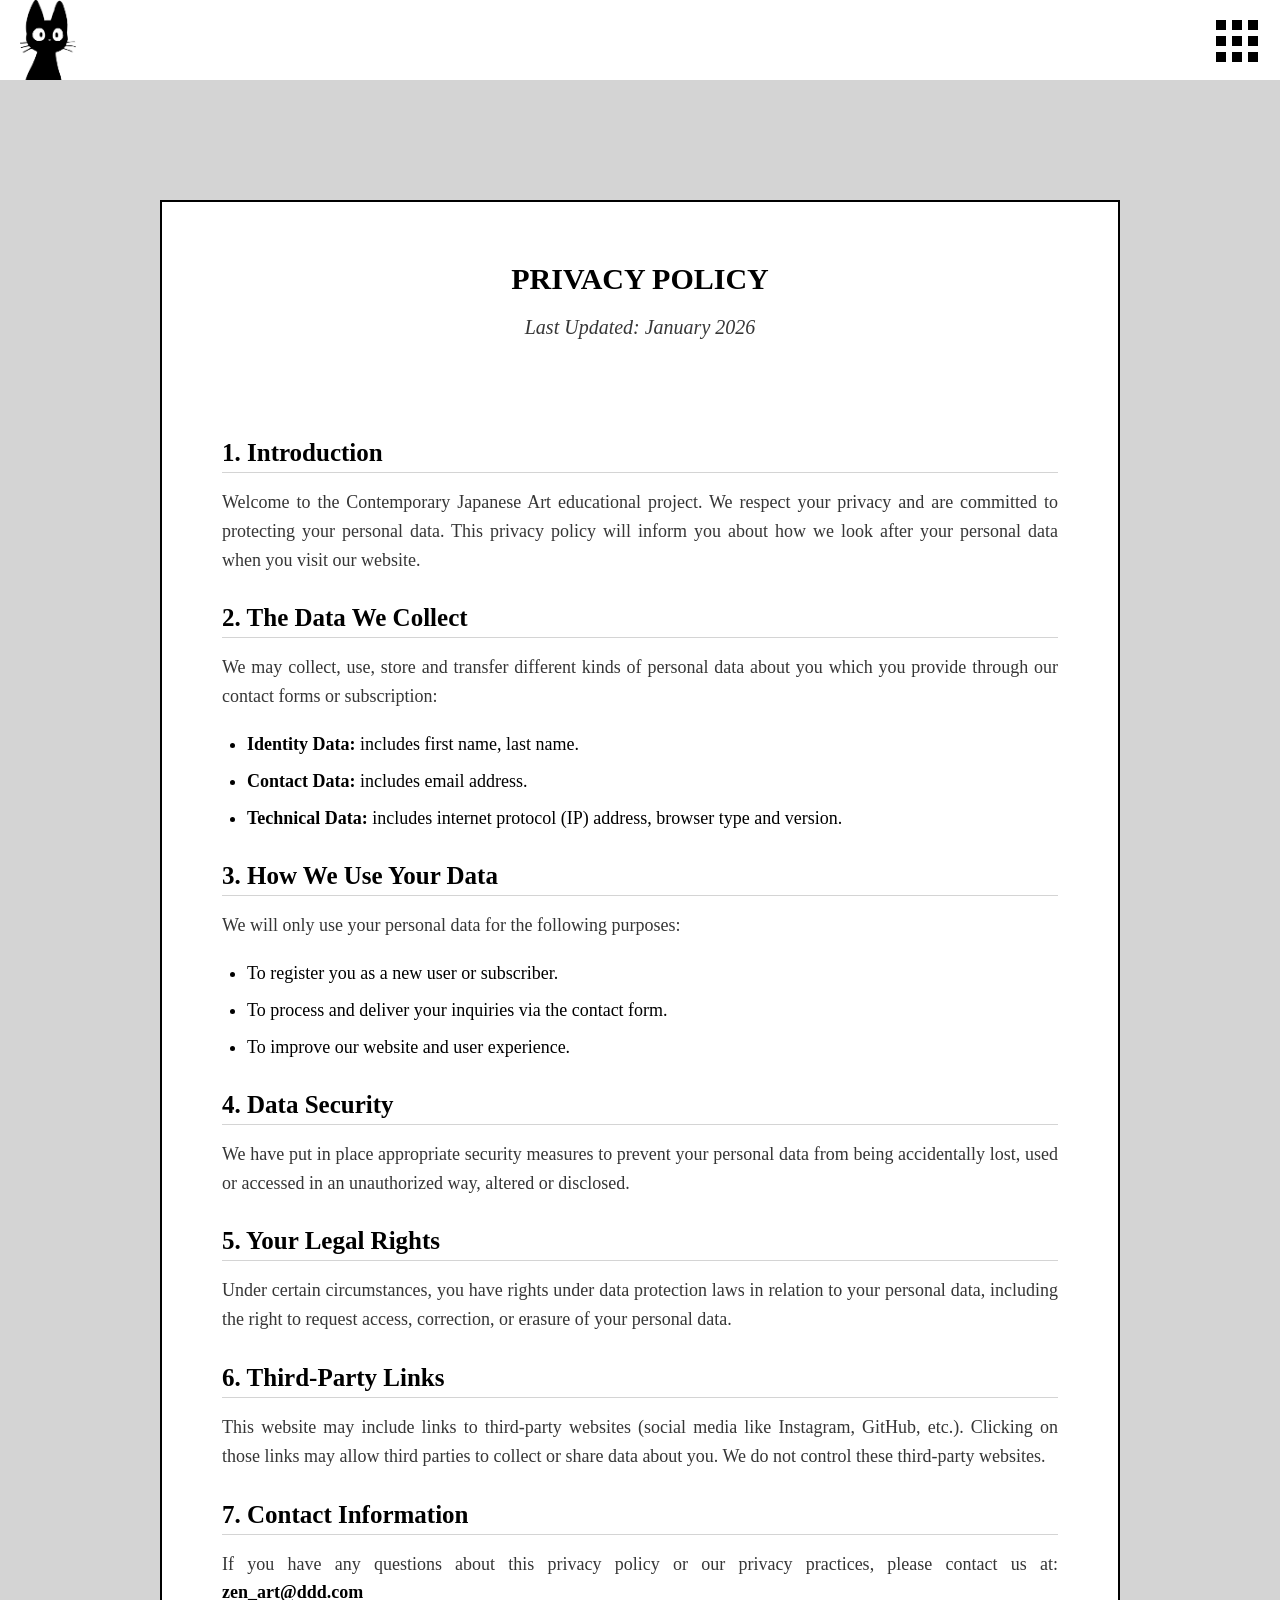
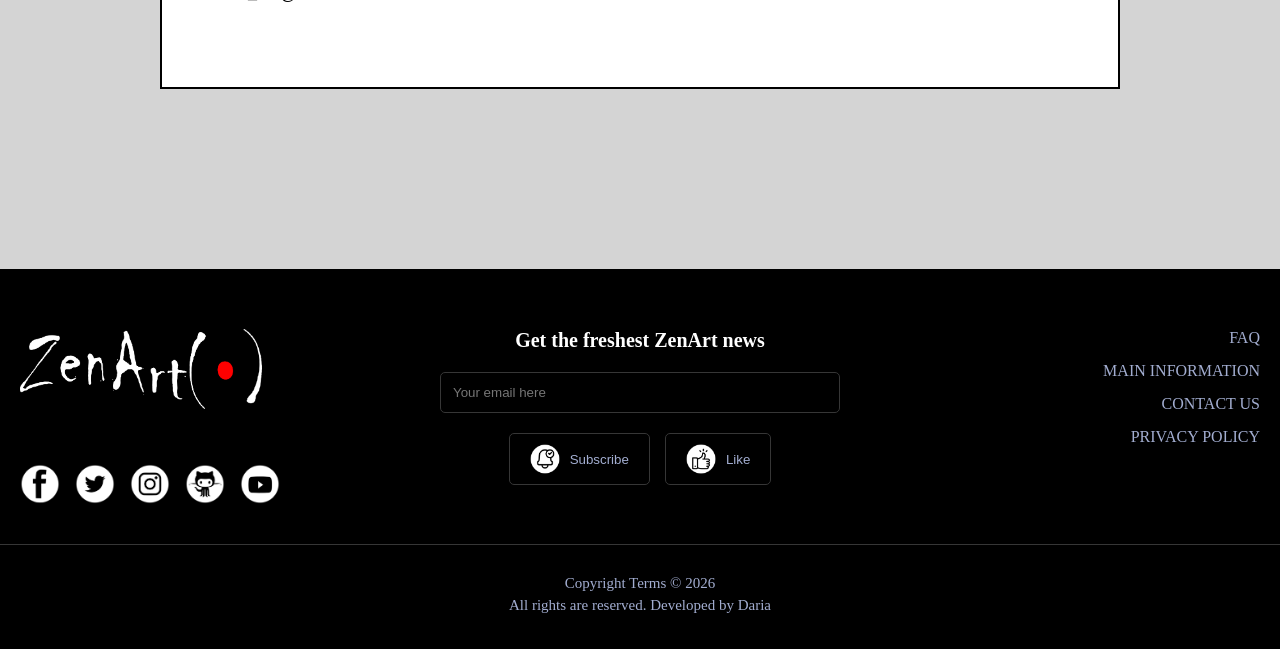
<file: pripol.html>
<!DOCTYPE html>

<html lang="en">
<head>
    <meta charset="UTF-8"/>
    <meta name="viewport" content="width=device-width, initial-scale=1"/>
    <title>Contemporary Japanese Art</title>
    <link rel="stylesheet" href="pripol.css"/>
    <link rel="icon" href="MP/Butterfly-logo.png"/>
</head>

<body>
    <header class="header">

        <input id="menu-toggle" class="menu-toggle-input" type="checkbox" aria-label="Open menu" aria-controls="headerMenu">

        <div class="menu">
            <img src="MP/Cat-logo.png" alt="Cat-logo">
            <label for="menu-toggle" class="btn-burger">
                <span></span><span></span><span></span>
                <span></span><span></span><span></span>
                <span></span><span></span><span></span>
                <span class="big-point"></span>
            </label>
        </div>

        <nav class="main-nav" id="headerMenu">
            <a href="MP.html">Home</a>
            <a href="contacts.html">Contacts</a>
            <a href="artists.html">Artists</a>
            <a href="quiz.html">Quiz</a>
        </nav>

    </header>

    <div class="wrapper">
        <main>
            
            <section class="privacy-section">
                <div class="privacy-container">
                    <h1>Privacy Policy</h1>
                    <p class="last-updated">Last Updated: January 2026</p>
            
                    <div class="privacy-content">
                        <h2>1. Introduction</h2>
                        <p>Welcome to the Contemporary Japanese Art educational project. We respect your privacy and are committed to protecting your personal data. This privacy policy will inform you about how we look after your personal data when you visit our website.</p>
            
                        <h2>2. The Data We Collect</h2>
                        <p>We may collect, use, store and transfer different kinds of personal data about you which you provide through our contact forms or subscription:

                            <ul>
                                <li><strong>Identity Data:</strong> includes first name, last name.</li>
                                <li><strong>Contact Data:</strong> includes email address.</li>
                                <li><strong>Technical Data:</strong> includes internet protocol (IP) address, browser type and version.</li>
                            </ul>

                        </p>
            
                        <h2>3. How We Use Your Data</h2>
                        <p>We will only use your personal data for the following purposes:

                            <ul>
                                <li>To register you as a new user or subscriber.</li>
                                <li>To process and deliver your inquiries via the contact form.</li>
                                <li>To improve our website and user experience.</li>
                            </ul>

                        </p>
            
                        <h2>4. Data Security</h2>
                        <p>We have put in place appropriate security measures to prevent your personal data from being accidentally lost, used or accessed in an unauthorized way, altered or disclosed.</p>
            
                        <h2>5. Your Legal Rights</h2>
                        <p>Under certain circumstances, you have rights under data protection laws in relation to your personal data, including the right to request access, correction, or erasure of your personal data.</p>
            
                        <h2>6. Third-Party Links</h2>
                        <p>This website may include links to third-party websites (social media like Instagram, GitHub, etc.). Clicking on those links may allow third parties to collect or share data about you. We do not control these third-party websites.</p>
            
                        <h2>7. Contact Information</h2>
                        <p>If you have any questions about this privacy policy or our privacy practices, please contact us at: <strong>zen_art@ddd.com</strong></p>
                    </div>

                </div>
            </section>

        </main>
    </div>

    <footer class="footer">
        <div class="footer-top">

            <div class="footer-first">
                <img class="footer-logo" src="MP/ZenArt-logo.png" alt="ZenArt-logo"> 
                <div class="social-icons">
                  <img src="MP/Facebook.png" alt="Facebook">
                  <img src="MP/Twitter.png" alt="Twitter">
                  <img src="MP/Instagram.png" alt="Instagram">
                  <img src="MP/GitHub.png" alt="Github">
                  <img src="MP/YouTube.png" alt="YouTube">
                </div>
            </div>
    
            <div class="footer-second">
                <h3>Get the freshest ZenArt news</h3>
                <input type="email" placeholder="Your email here"> 

                <div class="actions">
                    <button class="btn-icon">
                        <img src="MP/Subscribe.png" alt="Subscribe">Subscribe 
                    </button>

                    <button class="btn-icon">
                        <img src="MP/Like.png" alt="Like">Like 
                    </button>
                </div>
            </div>
    
            <div class="footer-last">
                <a href="faq.html">FAQ</a> 
                <a href="artists.html">MAIN INFORMATION</a> 
                <a href="contacts.html">CONTACT US</a> 
                <a href="#">PRIVACY POLICY</a> 
            </div>

        </div>
    
        <div class="footer-bottom">
            <p>Copyright Terms © 2026</p> 
            <p>All rights are reserved. Developed by Daria</p> 
        </div>
    </footer>

</body></html>
</file>
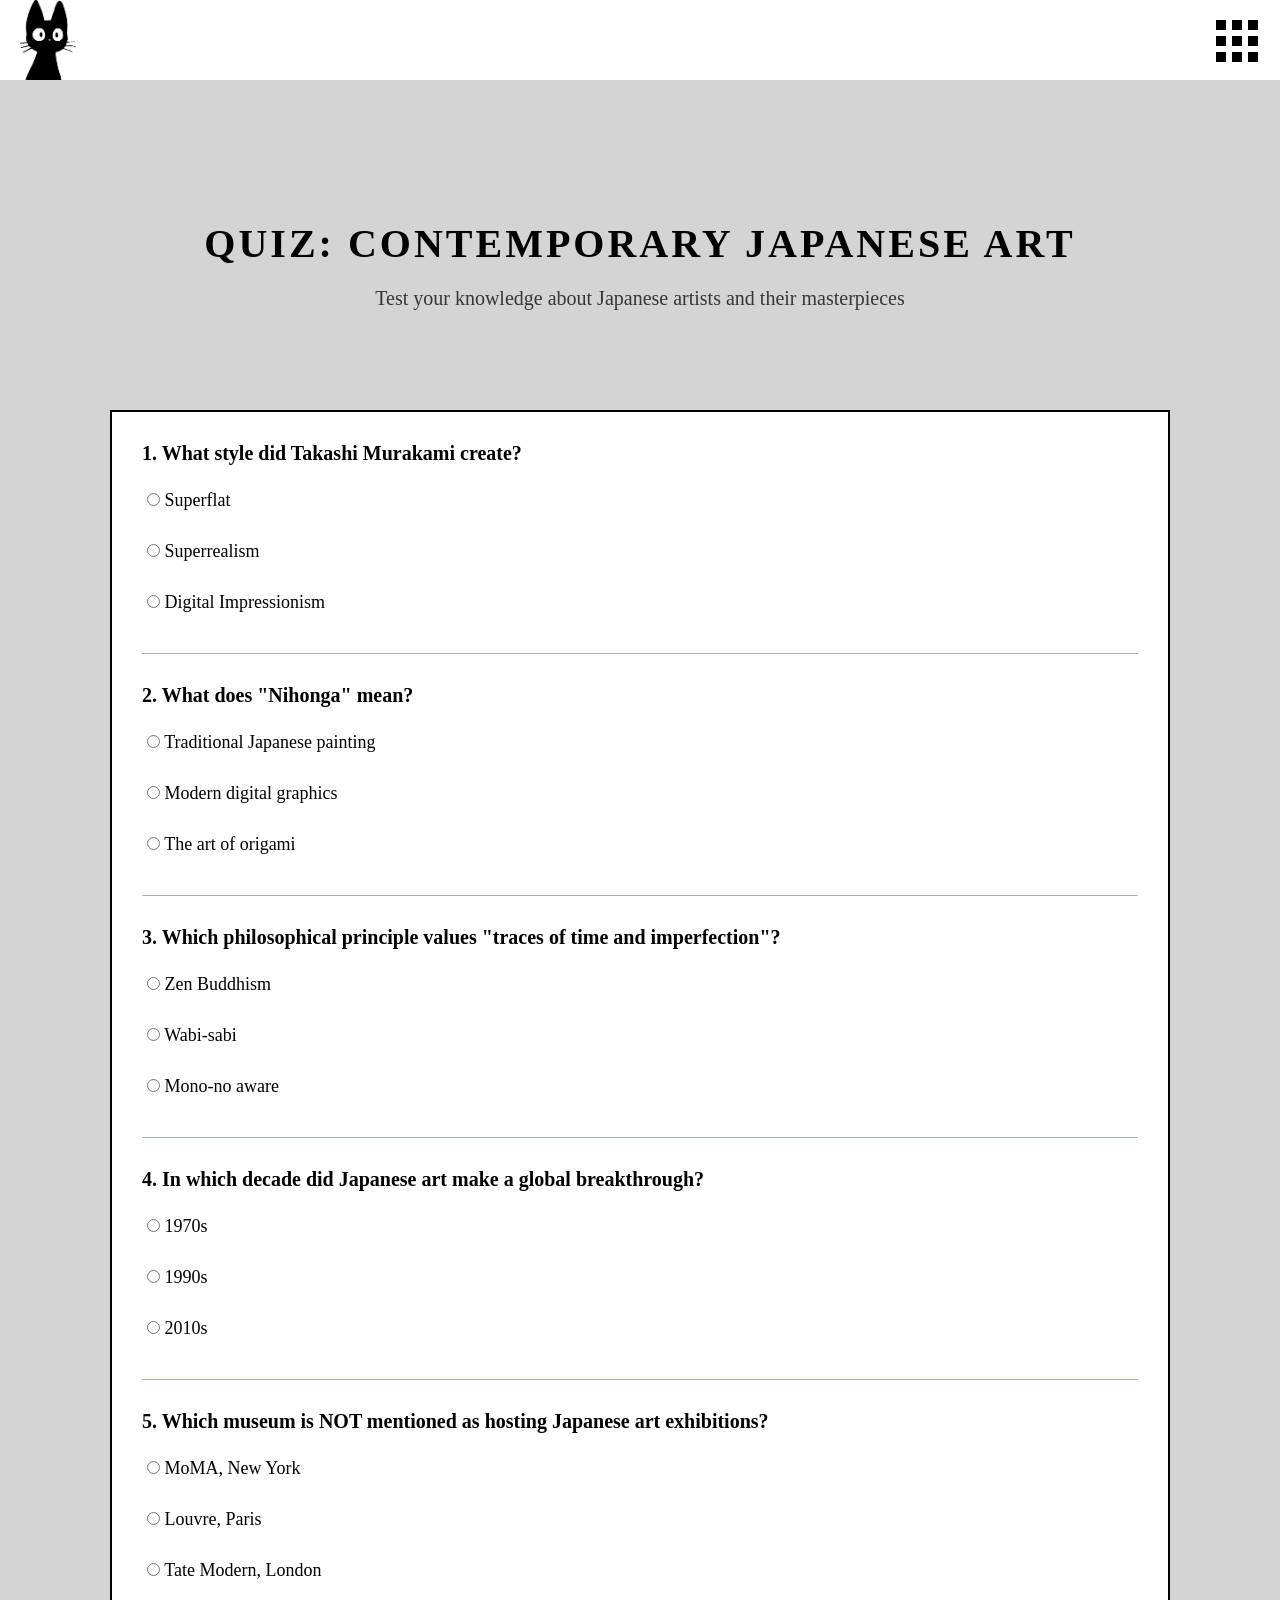
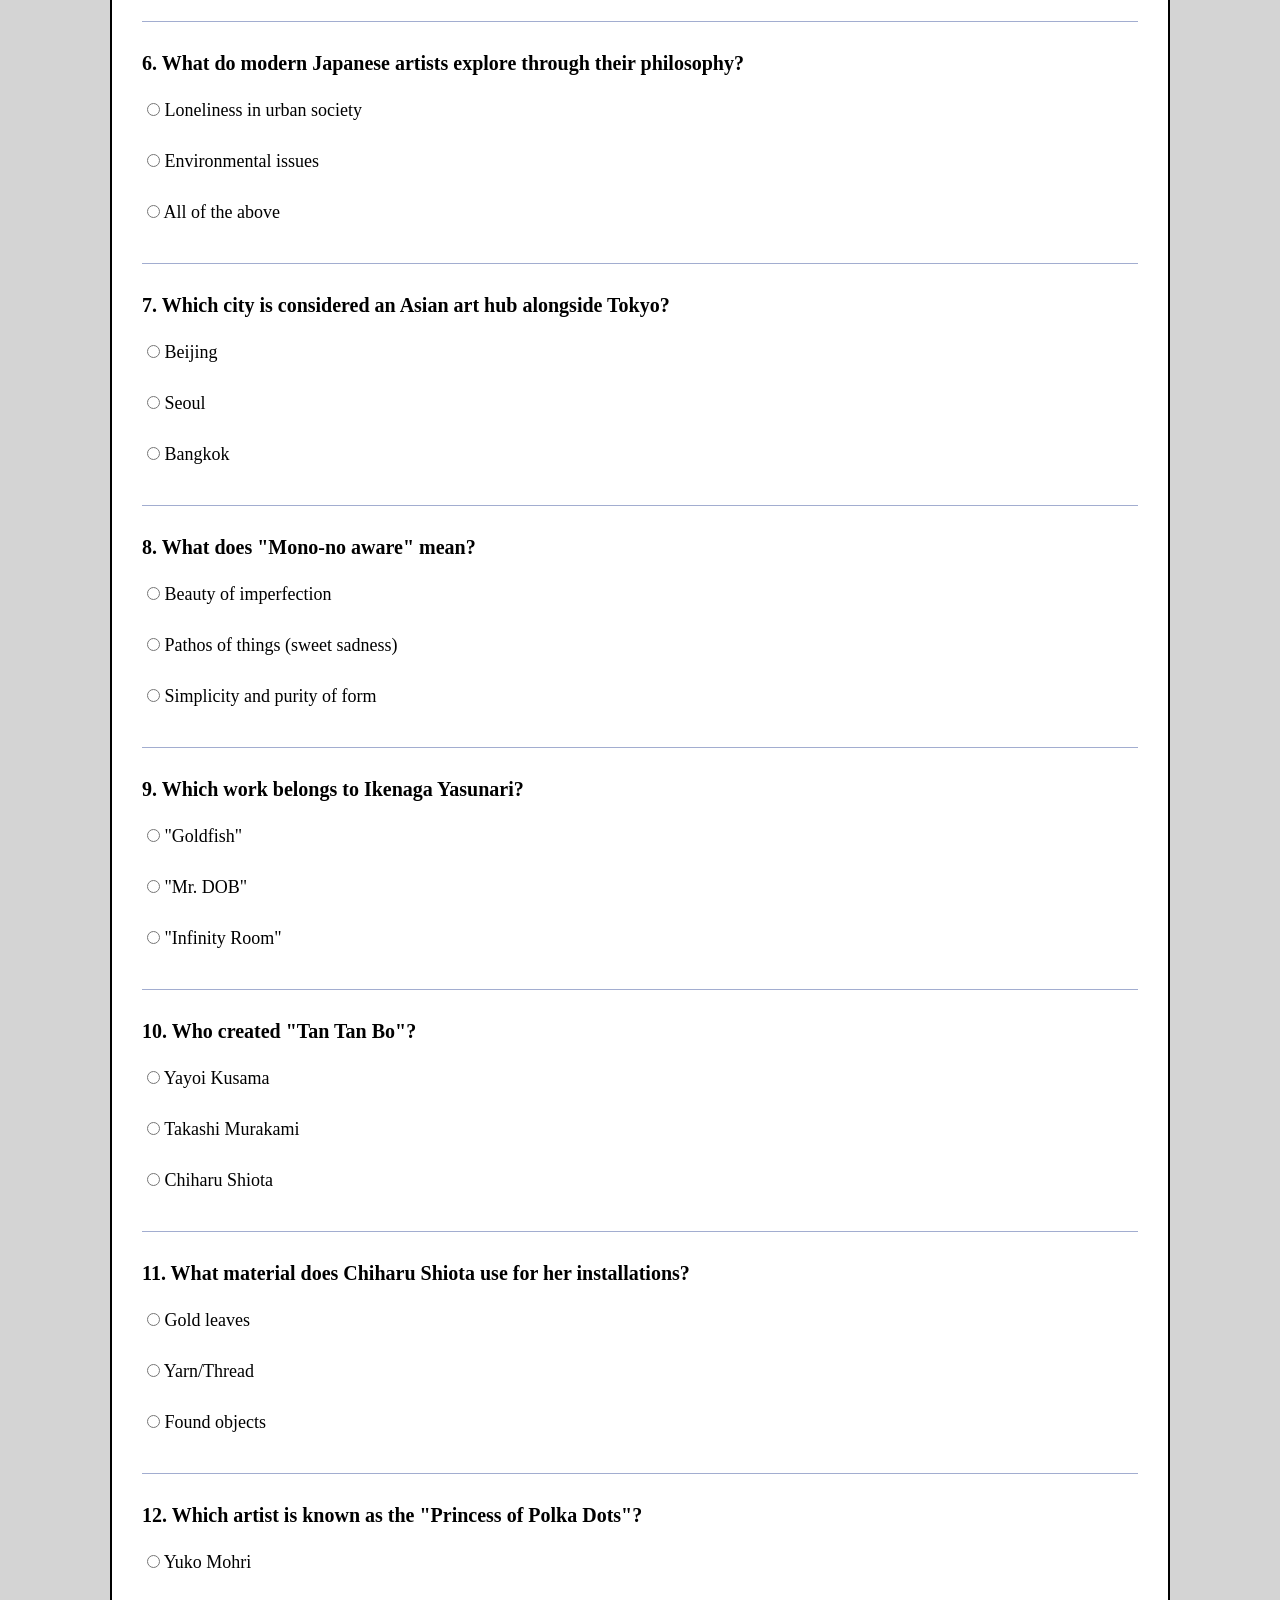
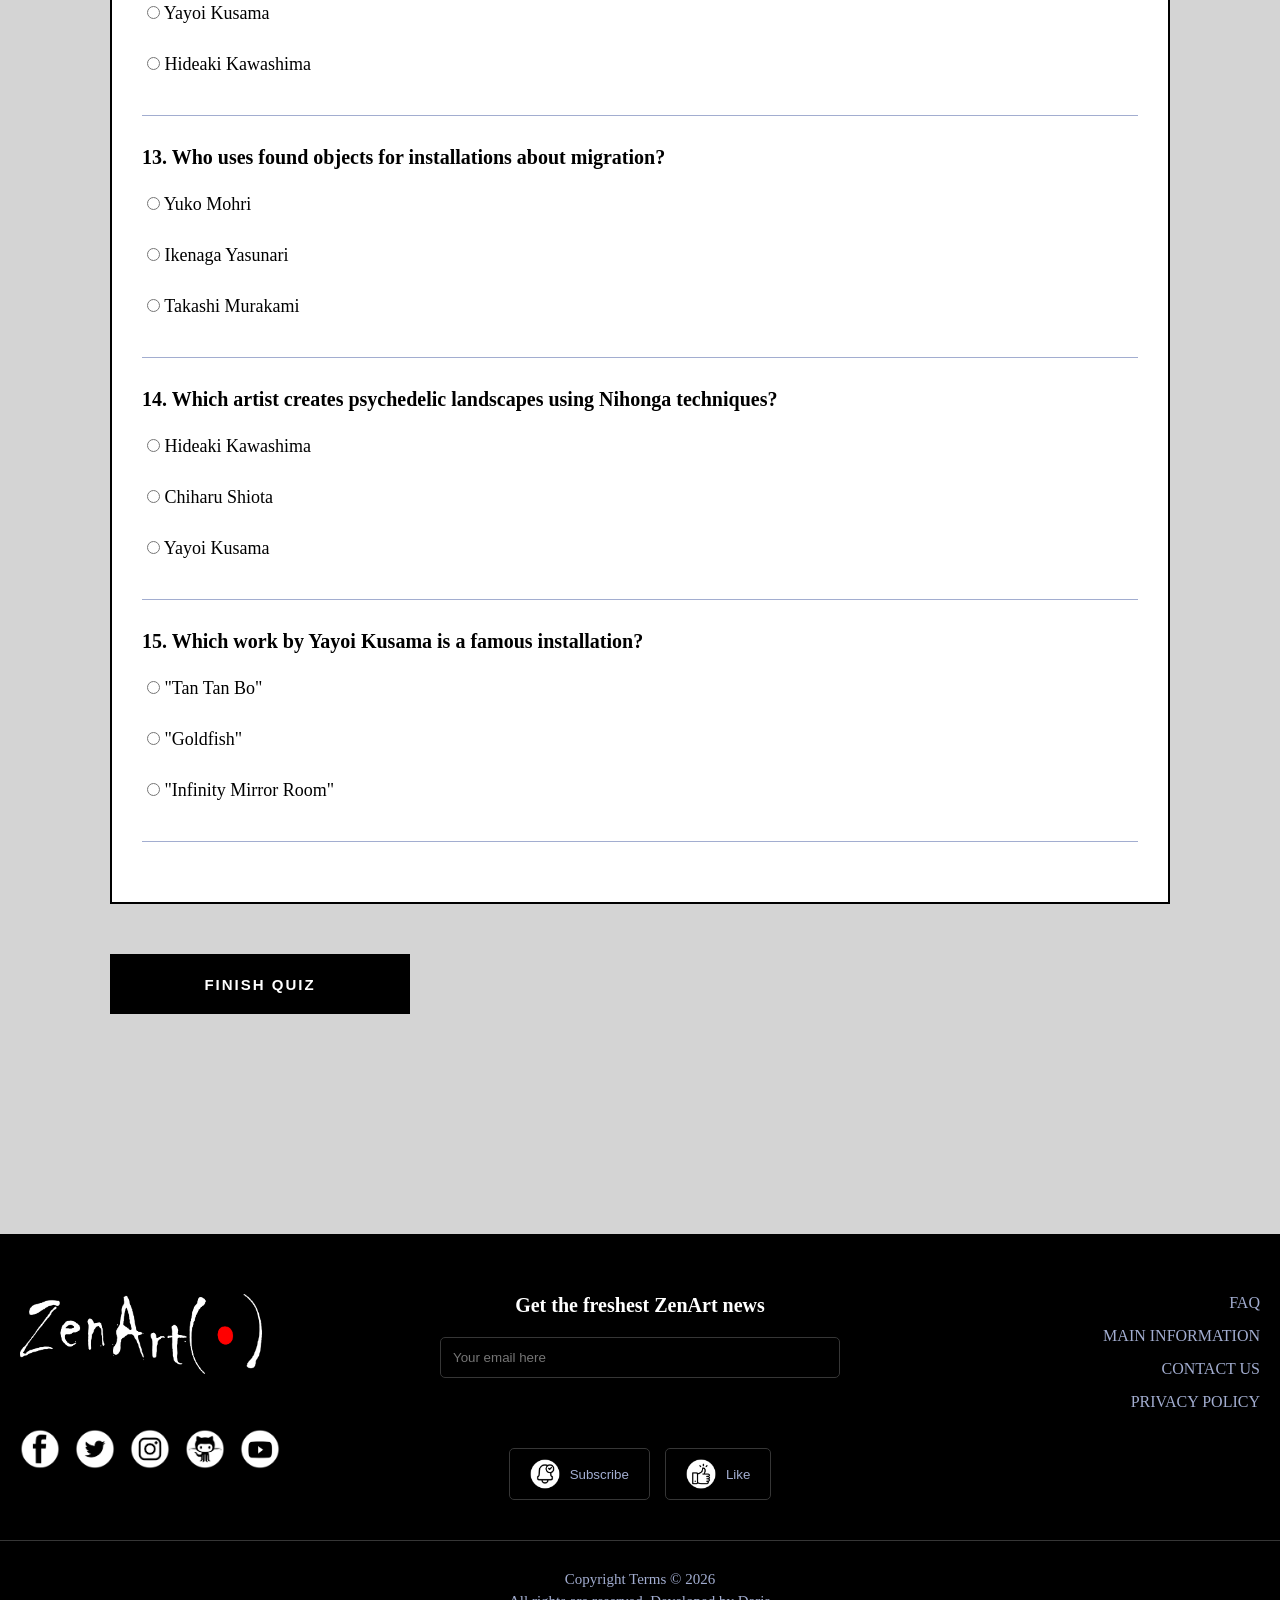
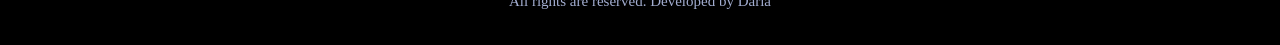
<file: quiz.html>
<!DOCTYPE html>

<html lang="en">
<head>
    <meta charset="UTF-8"/>
    <meta name="viewport" content="width=device-width, initial-scale=1"/>
    <title>Contemporary Japanese Art</title>
    <link rel="stylesheet" href="quiz.css"/>
    <link rel="icon" href="MP/Butterfly-logo.png"/>
</head>

<body>
    <header class="header">

        <input id="menu-toggle" class="menu-toggle-input" type="checkbox" aria-label="Open menu" aria-controls="headerMenu">

        <div class="menu">
            <img src="MP/Cat-logo.png" alt="Cat-logo">
            <label for="menu-toggle" class="btn-burger">
                <span></span><span></span><span></span>
                <span></span><span></span><span></span>
                <span></span><span></span><span></span>
                <span class="big-point"></span>
            </label>
        </div>

        <nav class="main-nav" id="headerMenu">
            <a href="MP.html">Home</a>
            <a href="contacts.html">Contacts</a>
            <a href="artists.html">Artists</a>
            <a href="#">Quiz</a>
        </nav>

    </header>

    <div class="wrapper">
        <main>

            <section class="test-section">
                <h1 class="test-title">Quiz: Contemporary Japanese Art</h1>
                <p class="test-subtitle">Test your knowledge about Japanese artists and their masterpieces</p>
                
                <form id="quizForm" class="quiz-form">
                    <div class="question-block">
                        <div class="question"><p>1. What style did Takashi Murakami create?</p>
                            <label><input type="radio" name="q1" value="a"> Superflat</label>
                            <label><input type="radio" name="q1" value="b"> Superrealism</label>
                            <label><input type="radio" name="q1" value="c"> Digital Impressionism</label>
                        </div>

                        <div class="question"><p>2. What does "Nihonga" mean?</p>
                            <label><input type="radio" name="q2" value="a"> Traditional Japanese painting</label>
                            <label><input type="radio" name="q2" value="b"> Modern digital graphics</label>
                            <label><input type="radio" name="q2" value="c"> The art of origami</label>
                        </div>

                        <div class="question"><p>3. Which philosophical principle values "traces of time and imperfection"?</p>
                            <label><input type="radio" name="q3" value="a"> Zen Buddhism</label>
                            <label><input type="radio" name="q3" value="b"> Wabi-sabi</label>
                            <label><input type="radio" name="q3" value="c"> Mono-no aware</label>
                        </div>

                        <div class="question"><p>4. In which decade did Japanese art make a global breakthrough?</p>
                            <label><input type="radio" name="q4" value="a"> 1970s</label>
                            <label><input type="radio" name="q4" value="b"> 1990s</label>
                            <label><input type="radio" name="q4" value="c"> 2010s</label>
                        </div>

                        <div class="question"><p>5. Which museum is NOT mentioned as hosting Japanese art exhibitions?</p>
                            <label><input type="radio" name="q5" value="a"> MoMA, New York</label>
                            <label><input type="radio" name="q5" value="b"> Louvre, Paris</label>
                            <label><input type="radio" name="q5" value="c"> Tate Modern, London</label>
                        </div>

                        <div class="question"><p>6. What do modern Japanese artists explore through their philosophy?</p>
                            <label><input type="radio" name="q6" value="a"> Loneliness in urban society</label>
                            <label><input type="radio" name="q6" value="b"> Environmental issues</label>
                            <label><input type="radio" name="q6" value="c"> All of the above</label>
                        </div>

                        <div class="question"><p>7. Which city is considered an Asian art hub alongside Tokyo?</p>
                            <label><input type="radio" name="q7" value="a"> Beijing</label>
                            <label><input type="radio" name="q7" value="b"> Seoul</label>
                            <label><input type="radio" name="q7" value="c"> Bangkok</label>
                        </div>

                        <div class="question"><p>8. What does "Mono-no aware" mean?</p>
                            <label><input type="radio" name="q8" value="a"> Beauty of imperfection</label>
                            <label><input type="radio" name="q8" value="b"> Pathos of things (sweet sadness)</label>
                            <label><input type="radio" name="q8" value="c"> Simplicity and purity of form</label>
                        </div>

                        <div class="question"><p>9. Which work belongs to Ikenaga Yasunari?</p>
                            <label><input type="radio" name="q9" value="a"> "Goldfish"</label>
                            <label><input type="radio" name="q9" value="b"> "Mr. DOB"</label>
                            <label><input type="radio" name="q9" value="c"> "Infinity Room"</label>
                        </div>

                        <div class="question"><p>10. Who created "Tan Tan Bo"?</p>
                            <label><input type="radio" name="q10" value="a"> Yayoi Kusama</label>
                            <label><input type="radio" name="q10" value="b"> Takashi Murakami</label>
                            <label><input type="radio" name="q10" value="c"> Chiharu Shiota</label>
                        </div>

                        <div class="question"><p>11. What material does Chiharu Shiota use for her installations?</p>
                            <label><input type="radio" name="q11" value="a"> Gold leaves</label>
                            <label><input type="radio" name="q11" value="b"> Yarn/Thread</label>
                            <label><input type="radio" name="q11" value="c"> Found objects</label>
                        </div>

                        <div class="question"><p>12. Which artist is known as the "Princess of Polka Dots"?</p>
                            <label><input type="radio" name="q12" value="a"> Yuko Mohri</label>
                            <label><input type="radio" name="q12" value="b"> Yayoi Kusama</label>
                            <label><input type="radio" name="q12" value="c"> Hideaki Kawashima</label>
                        </div>

                        <div class="question"><p>13. Who uses found objects for installations about migration?</p>
                            <label><input type="radio" name="q13" value="a"> Yuko Mohri</label>
                            <label><input type="radio" name="q13" value="b"> Ikenaga Yasunari</label>
                            <label><input type="radio" name="q13" value="c"> Takashi Murakami</label>
                        </div>

                        <div class="question"><p>14. Which artist creates psychedelic landscapes using Nihonga techniques?</p>
                            <label><input type="radio" name="q14" value="a"> Hideaki Kawashima</label>
                            <label><input type="radio" name="q14" value="b"> Chiharu Shiota</label>
                            <label><input type="radio" name="q14" value="c"> Yayoi Kusama</label>
                        </div>

                        <div class="question"><p>15. Which work by Yayoi Kusama is a famous installation?</p>
                            <label><input type="radio" name="q15" value="a"> "Tan Tan Bo"</label>
                            <label><input type="radio" name="q15" value="b"> "Goldfish"</label>
                            <label><input type="radio" name="q15" value="c"> "Infinity Mirror Room"</label>
                        </div>
                    </div>
                    <button type="submit" class="submit-btn">Finish Quiz</button>
                </form>

            </section>
            
            <section id="resultsSection" class="results-section hidden">
                <h2 class="results-title">Your Results</h2>

                <div class="results-summary">
                    <p>Score: <span id="score">0</span> out of 15</p>
                </div>
                
                <div id="answersList" class="answers-review"></div>
            
                <div class="actions">
                    <button id="retryButton" class="retry-btn">TRY AGAIN</button>
                    <a href="artists.html" class="artists-link">LEARN MORE ABOUT ARTISTS</a>
                </div>

            </section>

        </main>
    </div>

    <footer class="footer">
        <div class="footer-top">

            <div class="footer-first">
                <img class="footer-logo" src="MP/ZenArt-logo.png" alt="ZenArt-logo"> 
                <div class="social-icons">
                  <img src="MP/Facebook.png" alt="Facebook">
                  <img src="MP/Twitter.png" alt="Twitter">
                  <img src="MP/Instagram.png" alt="Instagram">
                  <img src="MP/GitHub.png" alt="Github">
                  <img src="MP/YouTube.png" alt="YouTube">
                </div>
            </div>
    
            <div class="footer-second">
                <h3>Get the freshest ZenArt news</h3>
                <input type="email" placeholder="Your email here"> 

                <div class="actions">
                    <button class="btn-icon">
                        <img src="MP/Subscribe.png" alt="Subscribe">Subscribe 
                    </button>

                    <button class="btn-icon">
                        <img src="MP/Like.png" alt="Like">Like 
                    </button>
                </div>
            </div>
    
            <div class="footer-last">
                <a href="faq.html">FAQ</a> 
                <a href="artists.html">MAIN INFORMATION</a> 
                <a href="contacts.html">CONTACT US</a> 
                <a href="pripol.html">PRIVACY POLICY</a> 
            </div>

        </div>
    
        <div class="footer-bottom">
            <p>Copyright Terms © 2026</p> 
            <p>All rights are reserved. Developed by Daria</p> 
        </div>
    </footer>

    <script src="quiz.js"></script>
</body></html>
</file>
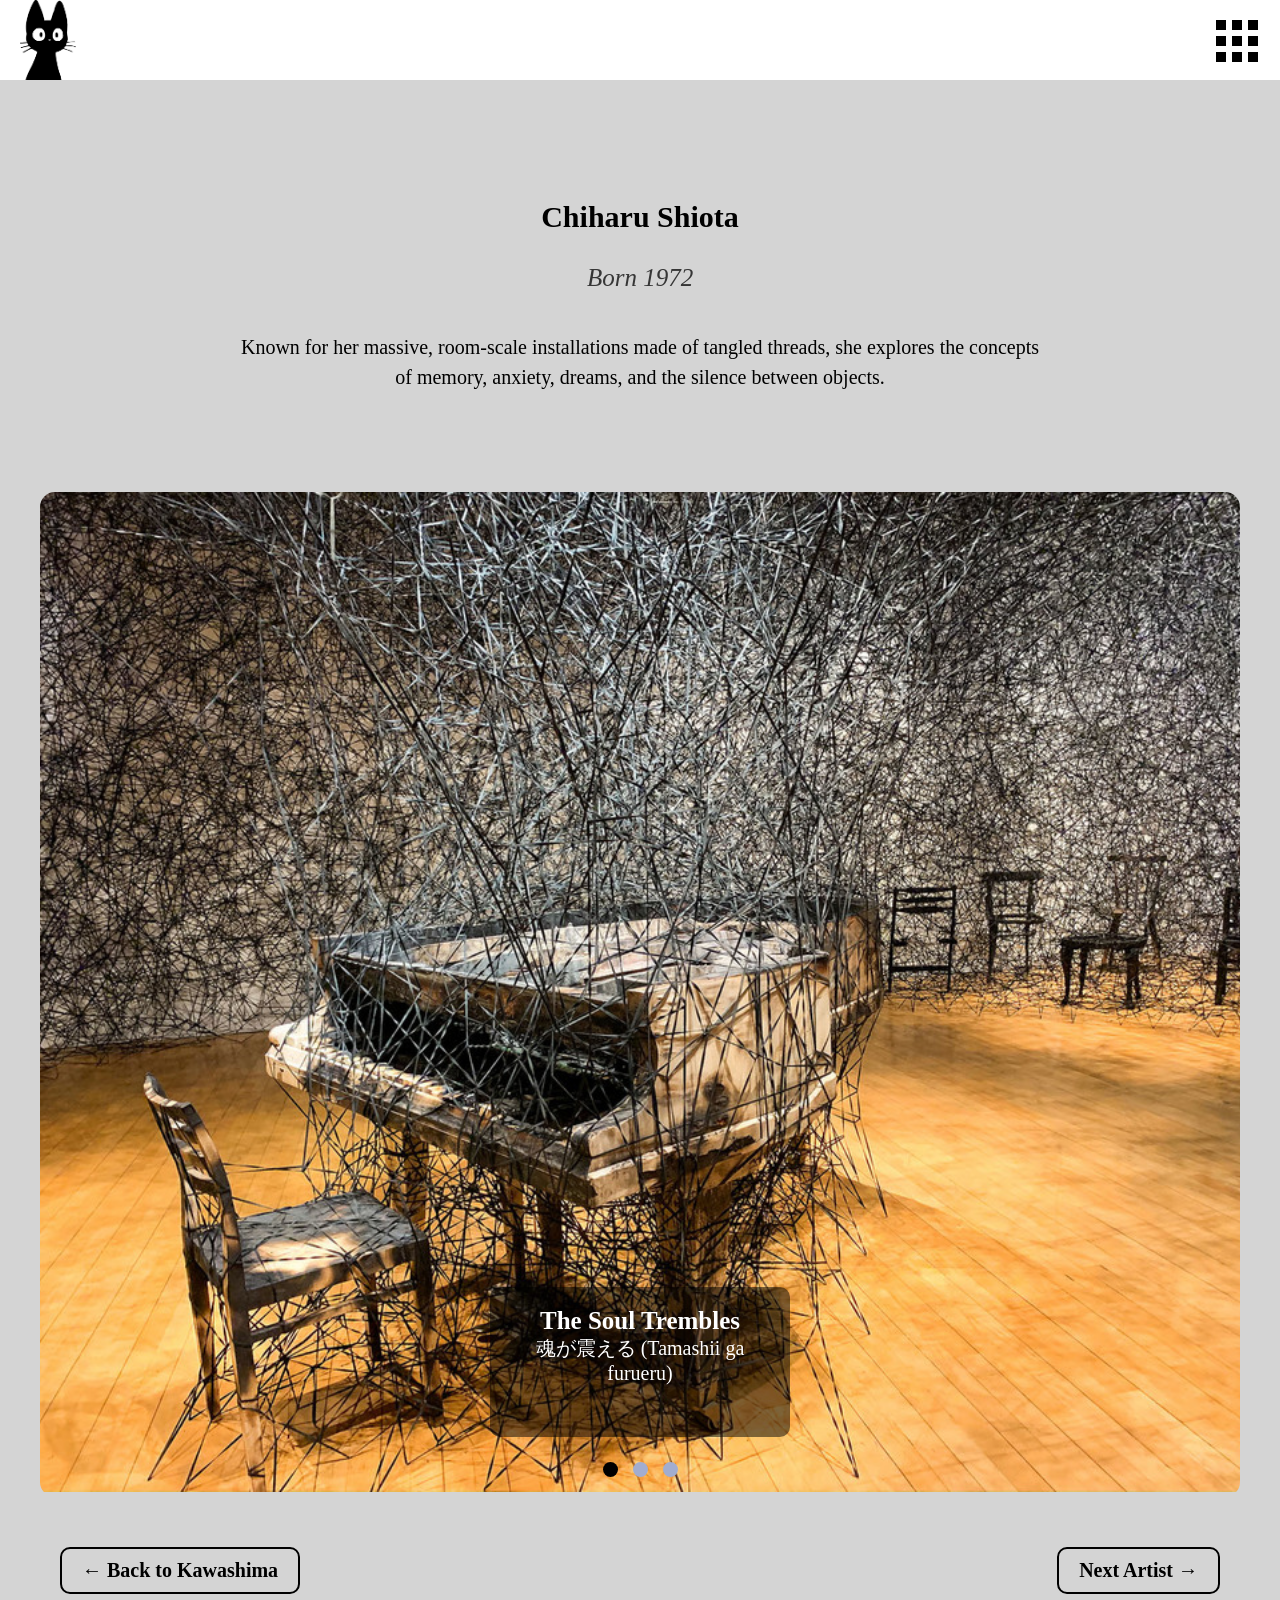
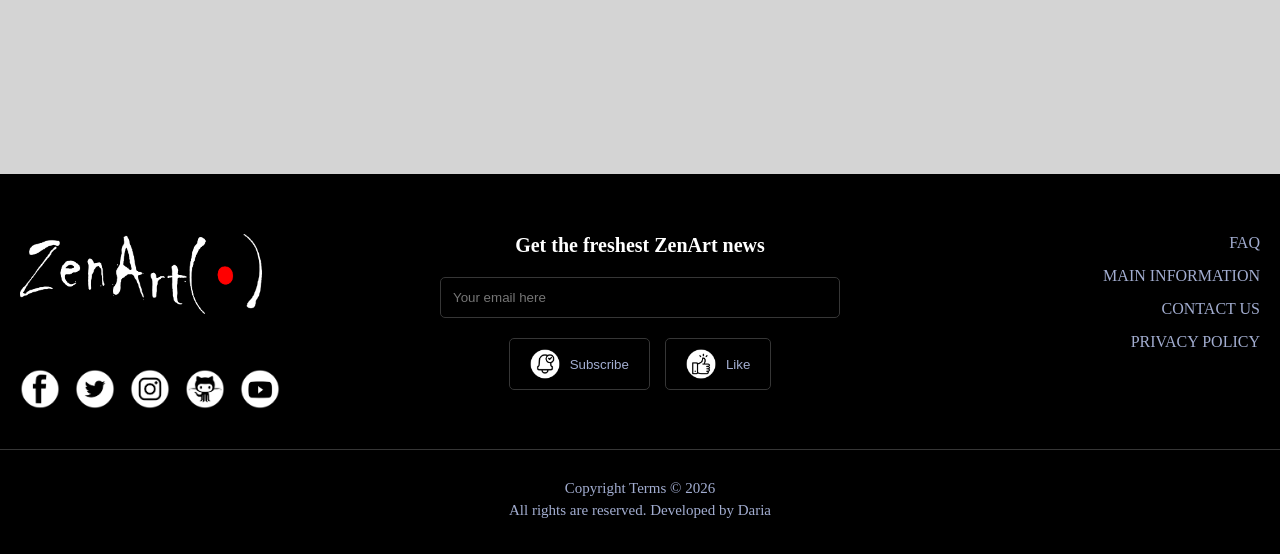
<file: shiota_gallery.html>
<!DOCTYPE html>

<html lang="en">
<head>
    <meta charset="UTF-8"/>
    <meta name="viewport" content="width=device-width, initial-scale=1"/>
    <title>Contemporary Japanese Art</title>
    <link rel="stylesheet" href="shiota_gallery.css"/>
    <link rel="icon" href="MP/Butterfly-logo.png"/>
</head>

<body>
    <header class="header">

        <input id="menu-toggle" class="menu-toggle-input" type="checkbox" aria-label="Open menu" aria-controls="headerMenu">

        <div class="menu">
            <img src="MP/Cat-logo.png" alt="Cat-logo">
            <label for="menu-toggle" class="btn-burger">
                <span></span><span></span><span></span>
                <span></span><span></span><span></span>
                <span></span><span></span><span></span>
                <span class="big-point"></span>
            </label>
        </div>

        <nav class="main-nav" id="headerMenu">
            <a href="MP.html">Home</a>
            <a href="contacts.html">Contacts</a>
            <a href="artists.html">Artists</a>
            <a href="quiz.html">Quiz</a>
        </nav>

    </header>

    <div class="wrapper">
        <main>
            
            <section class="artist-gallery">
                <h1 class="artist-name">Chiharu Shiota</h1>
                <p class="artist-years">Born 1972</p>
                <p class="artist-description">Known for her massive, room-scale installations made of tangled threads, she explores the concepts of memory, anxiety, dreams, and the silence between objects.</p>
                
                <div class="slider-window">
                    <input type="radio" name="point" id="p1" checked>
                    <input type="radio" name="point" id="p2">
                    <input type="radio" name="point" id="p3">
            
                    <div class="train">

                        <div class="slide">
                            <img src="Gallery/Чихару Шиота/1.jpg" alt="Work 1">
                            <div class="caption">
                                <h5>The Soul Trembles</h5>
                                <p>魂が震える (Tamashii ga furueru)</p>
                            </div>
                        </div>
            
                        <div class="slide">
                            <img src="Gallery/Чихару Шиота/2.jpg" alt="Work 2">
                            <div class="caption">
                                <h5>The Key in the Hand</h5>
                                <p>手に鍵 (Te ni kagi)</p>
                            </div>
                        </div>
            
                        <div class="slide">
                            <img src="Gallery/Чихару Шиота/3.jpg" alt="Work 3">
                            <div class="caption">
                                <h5>Uncertain Journey</h5>
                                <p>未知の旅 (Michi no tabi)</p>
                            </div>
                        </div>
                        
                    </div>
            
                    <div class="dots">
                        <label for="p1"></label>
                        <label for="p2"></label>
                        <label for="p3"></label>
                    </div>
                </div>
                
                <div class="navigation-links">
                    <a href="kawashima_gallery.html" class="back-link">← Back to Kawashima</a>
                    <a href="mohri_gallery.html" class="next-link">Next Artist →</a>
                </div>
            </section>

        </main>
    </div>

    <footer class="footer">
        <div class="footer-top">

            <div class="footer-first">
                <img class="footer-logo" src="MP/ZenArt-logo.png" alt="ZenArt-logo"> 
                <div class="social-icons">
                  <img src="MP/Facebook.png" alt="Facebook">
                  <img src="MP/Twitter.png" alt="Twitter">
                  <img src="MP/Instagram.png" alt="Instagram">
                  <img src="MP/GitHub.png" alt="Github">
                  <img src="MP/YouTube.png" alt="YouTube">
                </div>
            </div>
    
            <div class="footer-second">
                <h3>Get the freshest ZenArt news</h3>
                <input type="email" placeholder="Your email here"> 

                <div class="actions">
                    <button class="btn-icon">
                        <img src="MP/Subscribe.png" alt="Subscribe">Subscribe 
                    </button>

                    <button class="btn-icon">
                        <img src="MP/Like.png" alt="Like">Like 
                    </button>
                </div>
            </div>
    
            <div class="footer-last">
                <a href="faq.html">FAQ</a> 
                <a href="artists.html">MAIN INFORMATION</a> 
                <a href="contacts.html">CONTACT US</a> 
                <a href="pripol.html">PRIVACY POLICY</a> 
            </div>

        </div>
    
        <div class="footer-bottom">
            <p>Copyright Terms © 2026</p> 
            <p>All rights are reserved. Developed by Daria</p> 
        </div>
    </footer>

</body></html>
</file>
<file: artists.css>
* { 
    box-sizing: border-box; 
    margin: 0; 
    padding: 0; 
}

html { 
    font-size: 18px; 
}

body { 
    font-family: 'Times New Roman', Times, serif; 
    color: #000000;
    background-color: #d4d4d4; 
}

.wrapper { 
    max-width: 1500px; 
    margin: 0 auto; 
    padding: 0 20px; 
    overflow-x: hidden;
}

.header {
    position: fixed;
    top: 0; 
    left: 0; 
    right: 0;
    height: 80px;
    background: #ffffff;
    z-index: 1500;
}

.menu {
    width: 100%; 
    height: 80px;
    max-width: 1500px; 
    margin: 0 auto; 
    padding: 0 20px;
    display: flex; 
    align-items: center; 
    justify-content: space-between;
}

.menu img { 
    height: 80px; 
    width: auto; 
}

.menu-toggle-input {
    display: none;
}

.btn-burger {
    width: 48px;
    height: 48px;
    display: grid;
    grid-template-columns: repeat(3, 1fr);
    gap: 6px;
    padding: 4px;
    position: relative;
    cursor: pointer;
    align-items: center;
    justify-items: center;
}

.btn-burger span:not(.big-point) {
    width: 10px;
    height: 10px;
    background: #000000;
    transition: 0.8s ease;
}

.big-point {
    position: absolute;
    width: 30px;
    height: 30px;
    background: #000000;
    opacity: 0;
    transform: scale(0);
    transition: 0.8s ease;
}

#menu-toggle:checked ~ .menu .btn-burger span:not(.big-point) {
    opacity: 0;
    transform: scale(0);
}

#menu-toggle:checked ~ .menu .btn-burger .big-point {
    opacity: 1;
    transform: scale(1);
}

#menu-toggle:checked ~ .main-nav {
    max-height: 350px;
}

.main-nav {
    position: absolute;
    top: 80px;
    left: 0;
    right: 0;
    background: #363636;
    max-height: 0;
    overflow: hidden;
    transition: max-height 1.3s;
}

.main-nav a { 
    display: block; 
    padding: 12px 16px; 
    color: #ffffff; 
    text-decoration: none; 
    font-weight: bold;
    text-align: center;
    font-size: 20px;
}

.main-nav a:hover {
    background: #d4d4d4;
    color: #000000;
}

.header.open .main-nav {
    max-height: 300px;
}

.artists-section {
    max-width: 1100px; 
    margin: 150px auto 80px;
}

.artists-title {
    font-size: 30px;
    line-height: 2;
    text-align: center;
    margin-top: 200px;
    color: #000000;
}

.artists-grid {
    display: grid;
    margin-top: 150px;
    grid-template-columns: repeat(2, 1fr);
    gap: 40px;
}

.artist-card {
    background: #ffffff;
    border-radius: 10px;
    overflow: hidden;
    border: 1px solid #000000;
}

.artist-image { 
    width: 100%; 
    height: 330px; 
}

.artist-image img { 
    width: 100%; 
    height: 100%; 
    object-fit: cover; 
}

.artist-info { 
    padding: 25px; 
}

.artist-info h3 { 
    font-size: 30px; 
    margin-bottom: 10px; 
}

.artist-years { 
    font-style: italic; 
    color: #363636; 
    margin-bottom: 30px;
    font-size: 20px; 
}

.artist-description { 
    line-height: 1.5; 
    margin-bottom: 50px; 
    color: #000000; 
    text-align: left;
    text-align: justify;
    font-size: 18px;
}

.artist-link {
    text-decoration: none; 
    color: #363636; 
    font-weight: bold;
    margin-left: 280px;
}

.footer {
    margin-top: 100px;
    background: #000000;
    padding: 60px 0 30px;
    color: #A2ADD0;
}

.footer-top {
    max-width: 1500px;
    margin: 0 auto;
    padding: 0 20px 40px;
    display: flex;
    justify-content: space-between;
    align-items: flex-start;
    flex-wrap: wrap;
    gap: 40px;
}

.footer-first {
    flex: 1;
    min-width: 250px;
}

.footer-logo {
    height: 80px;
    width: auto;
    margin-bottom: 50px;
}

.social-icons {
    display: flex;
    gap: 15px;
}

.social-icons img {
    width: 40px;
    height: 40px;
    cursor: pointer;
}

.footer-second {
    flex: 1.5;
    min-width: 300px;
    text-align: center;
}

.footer-second h3 {
    color: #ffffff;
    margin-bottom: 20px;
    font-size: 20px;
}

.footer-second input[type="email"] {
    width: 100%;
    max-width: 400px;
    padding: 12px;
    background: transparent;
    border: 1px solid #363636;
    border-radius: 5px;
    color: #ffffff;
    margin-bottom: 20px;
}

.footer-second .actions {
    display: flex;
    justify-content: center;
    gap: 15px;
}

.btn-icon {
    display: flex;
    align-items: center;
    gap: 10px;
    padding: 10px 20px;
    background: transparent;
    border: 1px solid #363636;
    color: #A2ADD0;
    border-radius: 5px;
    cursor: pointer;
}

.btn-icon img {
    width: 30px;
    height: 30px;
}

.footer-last {
    flex: 1;
    min-width: 200px;
    display: flex;
    flex-direction: column;
    align-items: flex-end;
    gap: 15px;
}

.footer-last a {
    color: #A2ADD0;
    text-decoration: none;
    font-size: 16px;
}

.footer-bottom {
    border-top: 1px solid #363636;
    padding-top: 30px;
    text-align: center;
}

.footer-bottom p {
    font-size: 15px;
    margin-bottom: 5px;
}

@media (max-width: 1024px) {
    .artists-title {
        font-size: 26px;
    }
    
    .artists-grid {
        gap: 30px;
    }
}

@media (max-width: 768px) {
    html { 
        font-size: 16px; 
    }

    .wrapper { 
        padding: 0 15px; 
    }

    .header, .menu { 
        height: 60px; 
    }

    .menu img { 
        height: 50px; 
    }

    .main-nav { 
        top: 60px; 
    }

    .main-nav a { 
        font-size: 18px; 
        padding: 15px; 
    }

    .artists-section {
        margin-top: 100px;
    }

    .artists-title {
        font-size: 24px;
        line-height: 1.3;
        margin-top: 20px;
    }

    .artists-grid {
        grid-template-columns: 1fr;
        margin-top: 50px;
    }

    .artist-image {
        height: 350px;
    }

    .artist-link {
        margin-left: 0;
        display: block;
        text-align: center;
    }

    .footer-top {
        flex-direction: column;
        align-items: center;
        text-align: center;
        gap: 30px;
    }

    .footer-first, .footer-second, .footer-last {
        width: 100%;
        align-items: center;
    }

    .footer-logo { 
        margin-bottom: 20px; 
        height: 60px; 
    }

    .social-icons { 
        justify-content: center; 
    }

    .footer-second .actions {
        flex-direction: column;
        align-items: center;
    }

    .btn-icon { 
        width: 100%; 
        max-width: 280px; 
        justify-content: center; 
    }

    .footer-last { 
        align-items: center; 
    }
}

@media (max-width: 480px) {
    .artists-title { 
        font-size: 20px; 
    }

    .artist-description {
        font-size: 16px;
        text-align: left;
    }

    .artist-image {
        height: 250px;
    }
}
</file>
<file: contacts.css>
* { 
    box-sizing: border-box; 
    margin: 0; 
    padding: 0; 
}

html { 
    font-size: 18px; 
}

body { 
    font-family: 'Times New Roman', Times, serif; 
    color: #000000;
    background-color: #d4d4d4; 
}

.wrapper { 
    max-width: 1500px; 
    margin: 0 auto; 
    padding: 0 20px; 
    overflow-x: hidden;
}

.header {
    position: fixed;
    top: 0; 
    left: 0; 
    right: 0;
    height: 80px;
    background: #ffffff;
    z-index: 1500;
}

.menu {
    width: 100%; 
    height: 80px;
    max-width: 1500px; 
    margin: 0 auto; 
    padding: 0 20px;
    display: flex; 
    align-items: center; 
    justify-content: space-between;
}

.menu img { 
    height: 80px; 
    width: auto; 
}

.menu-toggle-input {
    display: none;
}

.btn-burger {
    width: 48px;
    height: 48px;
    display: grid;
    grid-template-columns: repeat(3, 1fr);
    gap: 6px;
    padding: 4px;
    position: relative;
    cursor: pointer;
    align-items: center;
    justify-items: center;
}

.btn-burger span:not(.big-point) {
    width: 10px;
    height: 10px;
    background: #000000;
    transition: 0.8s ease;
}

.big-point {
    position: absolute;
    width: 30px;
    height: 30px;
    background: #000000;
    opacity: 0;
    transform: scale(0);
    transition: 0.8s ease;
}

#menu-toggle:checked ~ .menu .btn-burger span:not(.big-point) {
    opacity: 0;
    transform: scale(0);
}

#menu-toggle:checked ~ .menu .btn-burger .big-point {
    opacity: 1;
    transform: scale(1);
}

#menu-toggle:checked ~ .main-nav {
    max-height: 350px;
}

.main-nav {
    position: absolute;
    top: 80px;
    left: 0;
    right: 0;
    background: #363636;
    max-height: 0;
    overflow: hidden;
    transition: max-height 1.3s;
}

.main-nav a { 
    display: block; 
    padding: 12px 16px; 
    color: #ffffff; 
    text-decoration: none; 
    font-weight: bold;
    text-align: center;
    font-size: 20px;
}

.main-nav a:hover {
    background: #d4d4d4;
    color: #000000;
}

.header.open .main-nav {
    max-height: 300px;
}

.contacts-section {
    max-width: 1100px; 
    margin: 200px auto 80px;
    padding: 0 20px;
}

.contacts-title {
    font-size: 30px;
    text-align: center;
    color: #000000;
    margin-bottom: 20px;
}

.contacts-subtitle {
    text-align: center;
    font-size: 25px;
    color: #363636;
    margin-bottom: 100px;
}

.contacts-grid {
    display: grid;
    grid-template-columns: repeat(2, 1fr);
    gap: 30px;
    margin-bottom: 60px;
}

.contact-card {
    border: 2px solid #000000;
    padding: 25px;
    background: #ffffff;
}

.contact-card h3 {
    font-size: 20px;
    color: #000000;
    margin-bottom: 20px;
    text-transform: uppercase;
}

.contact-card p {
    font-size: 18px;
    color: #363636;
}

.contact-form-wrapper {
    margin-top: 100px;
}

.contact-form-wrapper h2 {
    font-size: 25px;
    color: #000000;
    margin-bottom: 30px;
    text-align: left;
}

.form-group {
    margin-bottom: 20px;
    display: flex;
    flex-direction: column;
}

.form-group label {
    font-size: 16px;
    margin-bottom: 10px;
    color: #000000;
}

.form-group input, .form-group textarea {
    padding: 12px;
    background: #ffffff;
    border: 1px solid #000000;
    font-family: 'Times New Roman', serif;
    font-size: 18px;
}

.form-row {
    display: grid;
    grid-template-columns: 1fr 1fr;
    gap: 20px;
}

.submit-btn {
    display: inline-block;
    padding: 15px 40px;
    background: #000000;
    color: #ffffff;
    border: none;
    cursor: pointer;
    font-size: 18px;
    text-transform: uppercase;
}

.submit-btn:hover {
    background: #363636;
}

.footer {
    margin-top: 100px;
    background: #000000;
    padding: 60px 0 30px;
    color: #A2ADD0;
}

.footer-top {
    max-width: 1500px;
    margin: 0 auto;
    padding: 0 20px 40px;
    display: flex;
    justify-content: space-between;
    align-items: flex-start;
    flex-wrap: wrap;
    gap: 40px;
}

.footer-first {
    flex: 1;
    min-width: 250px;
}

.footer-logo {
    height: 80px;
    width: auto;
    margin-bottom: 50px;
}

.social-icons {
    display: flex;
    gap: 15px;
}

.social-icons img {
    width: 40px;
    height: 40px;
    cursor: pointer;
}

.footer-second {
    flex: 1.5;
    min-width: 300px;
    text-align: center;
}

.footer-second h3 {
    color: #ffffff;
    margin-bottom: 20px;
    font-size: 20px;
}

.footer-second input[type="email"] {
    width: 100%;
    max-width: 400px;
    padding: 12px;
    background: transparent;
    border: 1px solid #363636;
    border-radius: 5px;
    color: #ffffff;
    margin-bottom: 20px;
}

.footer-second .actions {
    display: flex;
    justify-content: center;
    gap: 15px;
}

.btn-icon {
    display: flex;
    align-items: center;
    gap: 10px;
    padding: 10px 20px;
    background: transparent;
    border: 1px solid #363636;
    color: #A2ADD0;
    border-radius: 5px;
    cursor: pointer;
}

.btn-icon img {
    width: 30px;
    height: 30px;
}

.footer-last {
    flex: 1;
    min-width: 200px;
    display: flex;
    flex-direction: column;
    align-items: flex-end;
    gap: 15px;
}

.footer-last a {
    color: #A2ADD0;
    text-decoration: none;
    font-size: 16px;
}

.footer-bottom {
    border-top: 1px solid #363636;
    padding-top: 30px;
    text-align: center;
}

.footer-bottom p {
    font-size: 15px;
    margin-bottom: 5px;
}

@media (max-width: 1024px) {
    .contacts-section {
        margin-top: 150px;
    }
}

@media (max-width: 768px) {
    .header {
        height: 60px;
    }

    .menu, .menu img {
        height: 60px;
    }

    .main-nav {
        top: 60px;
    }

    .contacts-section {
        margin-top: 100px;
        padding: 0 15px;
    }

    .contacts-subtitle {
        margin-bottom: 50px;
        font-size: 20px;
    }

    .contacts-grid {
        grid-template-columns: 1fr;
        gap: 20px;
    }

    .form-row {
        grid-template-columns: 1fr;
        gap: 0;
    }

    .contact-form-wrapper {
        margin-top: 60px;
    }

    .footer-top {
        flex-direction: column;
        align-items: center;
        text-align: center;
    }

    .footer-last {
        align-items: center;
    }
    
    .footer-second input[type="email"] {
        max-width: 100%;
    }
}

@media (max-width: 480px) {
    .contacts-title {
        font-size: 24px;
    }

    .contacts-subtitle {
        font-size: 18px;
    }

    .submit-btn {
        width: 100%;
    }
}
</file>
<file: faq.css>
* { 
    box-sizing: border-box; 
    margin: 0; 
    padding: 0; 
}

html { 
    font-size: 18px; 
}

body { 
    font-family: 'Times New Roman', Times, serif; 
    color: #000000;
    background: url('FAQ/Background.jpg') no-repeat center center fixed;
    background-size: cover;
}

.wrapper { 
    max-width: 1500px; 
    margin: 0 auto; 
    padding: 0 20px; 
    overflow-x: hidden;
}

.header {
    position: fixed;
    top: 0; 
    left: 0; 
    right: 0;
    height: 80px;
    background: #ffffff;
    z-index: 1500;
}

.menu {
    width: 100%; 
    height: 80px;
    max-width: 1500px; 
    margin: 0 auto; 
    padding: 0 20px;
    display: flex; 
    align-items: center; 
    justify-content: space-between;
}

.menu img { 
    height: 80px; 
    width: auto; 
}

.menu-toggle-input {
    display: none;
}

.btn-burger {
    width: 48px;
    height: 48px;
    display: grid;
    grid-template-columns: repeat(3, 1fr);
    gap: 6px;
    padding: 4px;
    position: relative;
    cursor: pointer;
    align-items: center;
    justify-items: center;
}

.btn-burger span:not(.big-point) {
    width: 10px;
    height: 10px;
    background: #000000;
    transition: 0.8s ease;
}

.big-point {
    position: absolute;
    width: 30px;
    height: 30px;
    background: #000000;
    opacity: 0;
    transform: scale(0);
    transition: 0.8s ease;
}

#menu-toggle:checked ~ .menu .btn-burger span:not(.big-point) {
    opacity: 0;
    transform: scale(0);
}

#menu-toggle:checked ~ .menu .btn-burger .big-point {
    opacity: 1;
    transform: scale(1);
}

#menu-toggle:checked ~ .main-nav {
    max-height: 350px;
}

.main-nav {
    position: absolute;
    top: 80px;
    left: 0;
    right: 0;
    background: #363636;
    max-height: 0;
    overflow: hidden;
    transition: max-height 1.3s;
}

.main-nav a { 
    display: block; 
    padding: 12px 16px; 
    color: #ffffff; 
    text-decoration: none; 
    font-weight: bold;
    text-align: center;
    font-size: 20px;
}

.main-nav a:hover {
    background: #d4d4d4;
    color: #000000;
}

.header.open .main-nav {
    max-height: 300px;
}

.faq-section {
    max-width: 1000px;
    margin: 200px auto 80px;
    padding: 0 20px;
}

.faq-container {
    background-color: rgba(0, 0, 0, 0.8); 
    border-radius: 5px;
    padding: 60px;
}

.faq-container h1 {
    font-size: 30px;
    text-align: center;
    color: #ffffff;
    margin-bottom: 100px;
    text-transform: uppercase;
    letter-spacing: 2px;
}

.faq-item {
    margin-bottom: 50px;
    padding-bottom: 20px;
}

.faq-item h3 {
    font-size: 25px;
    color: #ffffff;
    margin-bottom: 20px;
    font-weight: bold;
}

.faq-item p {
    font-size: 18px;
    line-height: 1.5;
    color: #A2ADD0;
    text-align: justify;
}

.footer {
    margin-top: 100px;
    background: #000000;
    padding: 60px 0 30px;
    color: #A2ADD0;
}

.footer-top {
    max-width: 1500px;
    margin: 0 auto;
    padding: 0 20px 40px;
    display: flex;
    justify-content: space-between;
    align-items: flex-start;
    flex-wrap: wrap;
    gap: 40px;
}

.footer-first {
    flex: 1;
    min-width: 250px;
}

.footer-logo {
    height: 80px;
    width: auto;
    margin-bottom: 50px;
}

.social-icons {
    display: flex;
    gap: 15px;
}

.social-icons img {
    width: 40px;
    height: 40px;
    cursor: pointer;
}

.footer-second {
    flex: 1.5;
    min-width: 300px;
    text-align: center;
}

.footer-second h3 {
    color: #ffffff;
    margin-bottom: 20px;
    font-size: 20px;
}

.footer-second input[type="email"] {
    width: 100%;
    max-width: 400px;
    padding: 12px;
    background: transparent;
    border: 1px solid #363636;
    border-radius: 5px;
    color: #ffffff;
    margin-bottom: 20px;
}

.footer-second .actions {
    display: flex;
    justify-content: center;
    gap: 15px;
}

.btn-icon {
    display: flex;
    align-items: center;
    gap: 10px;
    padding: 10px 20px;
    background: transparent;
    border: 1px solid #363636;
    color: #A2ADD0;
    border-radius: 5px;
    cursor: pointer;
}

.btn-icon img {
    width: 30px;
    height: 30px;
}

.footer-last {
    flex: 1;
    min-width: 200px;
    display: flex;
    flex-direction: column;
    align-items: flex-end;
    gap: 15px;
}

.footer-last a {
    color: #A2ADD0;
    text-decoration: none;
    font-size: 16px;
}

.footer-bottom {
    border-top: 1px solid #363636;
    padding-top: 30px;
    text-align: center;
}

.footer-bottom p {
    font-size: 15px;
    margin-bottom: 5px;
}

@media (max-width: 1024px) {
    .faq-section {
        margin-top: 150px;
    }
    
    .faq-container {
        padding: 40px;
    }
}

@media (max-width: 768px) {
    .header {
        height: 60px;
    }

    .menu, .menu img {
        height: 60px;
    }

    .main-nav {
        top: 60px;
    }

    .faq-section {
        margin-top: 100px;
        padding: 0 15px;
    }

    .faq-container {
        padding: 30px 20px;
        background-color: rgba(0, 0, 0, 0.8);
    }

    .faq-container h1 {
        font-size: 24px;
        margin-bottom: 50px;
    }

    .faq-item {
        margin-bottom: 30px;
    }

    .faq-item h3 {
        font-size: 20px;
        margin-bottom: 10px;
    }

    .faq-item p {
        font-size: 16px;
    }

    .footer-top {
        flex-direction: column;
        align-items: center;
        text-align: center;
        gap: 30px;
    }

    .footer-last {
        align-items: center;
    }

    .footer-second input[type="email"] {
        max-width: 100%;
    }
}

@media (max-width: 480px) {
    .faq-container {
        padding: 20px 15px;
    }

    .faq-container h1 {
        font-size: 22px;
    }

    .faq-item p {
        text-align: left;
    }

    body {
        background-attachment: scroll;
    }
}
</file>
<file: ikenaga_gallery.css>
* { 
    box-sizing: border-box; 
    margin: 0; 
    padding: 0; 
}

html { 
    font-size: 18px; 
}

body { 
    font-family: 'Times New Roman', Times, serif; 
    color: #000000;
    background-color: #d4d4d4; 
}

.wrapper { 
    max-width: 1500px; 
    margin: 0 auto; 
    padding: 0 20px; 
    overflow-x: hidden;
}

.header {
    position: fixed;
    top: 0; 
    left: 0; 
    right: 0;
    height: 80px;
    background: #ffffff;
    z-index: 1500;
}

.menu {
    width: 100%; 
    height: 80px;
    max-width: 1500px; 
    margin: 0 auto; 
    padding: 0 20px;
    display: flex; 
    align-items: center; 
    justify-content: space-between;
}

.menu img { 
    height: 80px; 
    width: auto; 
}

.menu-toggle-input {
    display: none;
}

.btn-burger {
    width: 48px;
    height: 48px;
    display: grid;
    grid-template-columns: repeat(3, 1fr);
    gap: 6px;
    padding: 4px;
    position: relative;
    cursor: pointer;
    align-items: center;
    justify-items: center;
}

.btn-burger span:not(.big-point) {
    width: 10px;
    height: 10px;
    background: #000000;
    transition: 0.8s ease;
}

.big-point {
    position: absolute;
    width: 30px;
    height: 30px;
    background: #000000;
    opacity: 0;
    transform: scale(0);
    transition: 0.8s ease;
}

#menu-toggle:checked ~ .menu .btn-burger span:not(.big-point) {
    opacity: 0;
    transform: scale(0);
}

#menu-toggle:checked ~ .menu .btn-burger .big-point {
    opacity: 1;
    transform: scale(1);
}

#menu-toggle:checked ~ .main-nav {
    max-height: 350px;
}

.main-nav {
    position: absolute;
    top: 80px;
    left: 0;
    right: 0;
    background: #363636;
    max-height: 0;
    overflow: hidden;
    transition: max-height 1.3s;
}

.main-nav a { 
    display: block; 
    padding: 12px 16px; 
    color: #ffffff; 
    text-decoration: none; 
    font-weight: bold;
    text-align: center;
    font-size: 20px;
}

.main-nav a:hover {
    background: #d4d4d4;
    color: #000000;
}

.header.open .main-nav {
    max-height: 300px;
}

.artist-gallery {
    max-width: 1200px; 
    margin: 150px auto 80px;
}

.artist-name {
    font-size: 30px; 
    text-align: center;
    color: #000000; 
    margin-top: 200px;
    margin-bottom: 30px;
}

.artist-years {
    text-align: center; 
    font-size: 25px;
    color: #363636; 
    margin-bottom: 40px; 
    font-style: italic;
}

.artist-description {
    text-align: center; 
    font-size: 20px; 
    color: #000000;
    margin-bottom: 100px; 
    max-width: 800px;
    margin-left: auto; 
    margin-right: auto; 
    line-height: 1.5;
}

.slider-window {
    width: 100%;
    position: relative;
    overflow: hidden;
    border-radius: 15px;
}

.train {
    display: flex;
    width: 100%; 
    transition: transform 1.5s;
}

.slide {
    flex: 0 0 100%;
    position: relative;
}

.slide img {
    width: 100%;
    height: 1000px;
    object-fit: cover;
}

#p1:checked ~ .train { 
    transform: translateX(0); 
}

#p2:checked ~ .train { 
    transform: translateX(-100%); 
}

#p3:checked ~ .train { 
    transform: translateX(-200%); 
}


input[type="radio"] { 
    display: none; 
}

.dots {
    position: absolute;
    bottom: 20px;
    width: 100%;
    display: flex;
    justify-content: center;
    gap: 15px;
}

.dots label {
    width: 15px;
    height: 15px;
    border-radius: 50%;
    background: #A2ADD0;
    cursor: pointer;
    transition: 1.5s;
}

#p1:checked ~ .dots label[for="p1"],
#p2:checked ~ .dots label[for="p2"],
#p3:checked ~ .dots label[for="p3"] {
    background: #000000;
}

.caption {
    position: absolute;
    background: rgba(0, 0, 0, 0.5);
    padding: 20px;
    border-radius: 10px;
    bottom: 60px;
    left: 50%;
    transform: translateX(-50%);
    color: #ffffff;
    text-align: center;
    width: 300px;
    height: 150px;
}

.caption h5 { 
    font-size: 25px;  
}

.caption p { 
    font-size: 20px; 
    color: #ffffff; 
}

.navigation-links {
    display: flex; 
    justify-content: space-between;
    margin-top: 50px; 
    padding: 0 20px;
}

.back-link, .next-link {
    color: #000000; 
    text-decoration: none;
    font-size: 20px; 
    font-weight: bold;
    padding: 10px 20px; 
    border: 2px solid #000000;
    border-radius: 10px; 
}

.back-link:hover, .next-link:hover {
    background-color: #363636; 
    color: #ffffff;
}

.footer {
    margin-top: 100px;
    background: #000000;
    padding: 60px 0 30px;
    color: #A2ADD0;
}

.footer-top {
    max-width: 1500px;
    margin: 0 auto;
    padding: 0 20px 40px;
    display: flex;
    justify-content: space-between;
    align-items: flex-start;
    flex-wrap: wrap;
    gap: 40px;
}

.footer-first {
    flex: 1;
    min-width: 250px;
}

.footer-logo {
    height: 80px;
    width: auto;
    margin-bottom: 50px;
}

.social-icons {
    display: flex;
    gap: 15px;
}

.social-icons img {
    width: 40px;
    height: 40px;
    cursor: pointer;
}

.footer-second {
    flex: 1.5;
    min-width: 300px;
    text-align: center;
}

.footer-second h3 {
    color: #ffffff;
    margin-bottom: 20px;
    font-size: 20px;
}

.footer-second input[type="email"] {
    width: 100%;
    max-width: 400px;
    padding: 12px;
    background: transparent;
    border: 1px solid #363636;
    border-radius: 5px;
    color: #ffffff;
    margin-bottom: 20px;
}

.footer-second .actions {
    display: flex;
    justify-content: center;
    gap: 15px;
}

.btn-icon {
    display: flex;
    align-items: center;
    gap: 10px;
    padding: 10px 20px;
    background: transparent;
    border: 1px solid #363636;
    color: #A2ADD0;
    border-radius: 5px;
    cursor: pointer;
}

.btn-icon img {
    width: 30px;
    height: 30px;
}

.footer-last {
    flex: 1;
    min-width: 200px;
    display: flex;
    flex-direction: column;
    align-items: flex-end;
    gap: 15px;
}

.footer-last a {
    color: #A2ADD0;
    text-decoration: none;
    font-size: 16px;
}

.footer-bottom {
    border-top: 1px solid #363636;
    padding-top: 30px;
    text-align: center;
}

.footer-bottom p {
    font-size: 15px;
    margin-bottom: 5px;
}

@media (max-width: 1024px) {
    .artist-name {
        font-size: 40px;
        margin-top: 150px;
    }

    .slide img {
        height: 700px;
    }
}

@media (max-width: 768px) {
    html { 
        font-size: 16px; 
    }

    .wrapper { 
        padding: 0 15px; 
    }

    .header, .menu { 
        height: 60px; 
    }

    .menu img { 
        height: 50px; 
    }

    .main-nav { 
        top: 60px; 
    }

    .main-nav a { 
        font-size: 18px; 
        padding: 15px; 
    }

    .artist-gallery {
        margin-top: 100px;
    }

    .artist-name {
        font-size: 32px;
        margin-top: 50px;
    }

    .artist-years {
        font-size: 20px;
        margin-bottom: 20px;
    }

    .artist-description {
        font-size: 18px;
        margin-bottom: 50px;
        padding: 0 10px;
    }

    .slide img {
        height: 500px;
    }

    .caption {
        width: 80%;
        height: auto;
        bottom: 50px;
        padding: 10px;
    }

    .caption h5 { 
        font-size: 20px; 
    }
    .caption p { 
        font-size: 16px; 
    }

    .navigation-links {
        flex-direction: column;
        gap: 15px;
        align-items: center;
    }

    .back-link, .next-link {
        width: 100%;
        text-align: center;
        font-size: 18px;
    }

    .footer-top {
        flex-direction: column;
        align-items: center;
        text-align: center;
        gap: 30px;
    }

    .footer-first, .footer-second, .footer-last {
        width: 100%;
        align-items: center;
    }

    .footer-logo { 
        margin-bottom: 20px; 
        height: 60px; 
    }

    .social-icons { 
        justify-content: center; 
    }

    .footer-second .actions {
        flex-direction: column;
        align-items: center;
    }

    .btn-icon { 
        width: 100%; 
        max-width: 280px; 
        justify-content: center; 
    }

    .footer-last { 
        align-items: center; 
    }
}

@media (max-width: 480px) {
    .artist-name { 
        font-size: 26px; 
    }

    .artist-description {
        font-size: 16px;
        text-align: left;
    }

    .slide img {
        height: 350px;
    }

    .caption {
        bottom: 40px;
    }

    .dots {
        bottom: 10px;
    }
}
</file>
<file: kawashima_gallery.css>
* { 
    box-sizing: border-box; 
    margin: 0; 
    padding: 0; 
}

html { 
    font-size: 18px; 
}

body { 
    font-family: 'Times New Roman', Times, serif; 
    color: #000000;
    background-color: #d4d4d4; 
}

.wrapper { 
    max-width: 1500px; 
    margin: 0 auto; 
    padding: 0 20px; 
    overflow-x: hidden;
}

.header {
    position: fixed;
    top: 0; 
    left: 0; 
    right: 0;
    height: 80px;
    background: #ffffff;
    z-index: 1500;
}

.menu {
    width: 100%; 
    height: 80px;
    max-width: 1500px; 
    margin: 0 auto; 
    padding: 0 20px;
    display: flex; 
    align-items: center; 
    justify-content: space-between;
}

.menu img { 
    height: 80px; 
    width: auto; 
}

.menu-toggle-input {
    display: none;
}

.btn-burger {
    width: 48px;
    height: 48px;
    display: grid;
    grid-template-columns: repeat(3, 1fr);
    gap: 6px;
    padding: 4px;
    position: relative;
    cursor: pointer;
    align-items: center;
    justify-items: center;
}

.btn-burger span:not(.big-point) {
    width: 10px;
    height: 10px;
    background: #000000;
    transition: 0.8s ease;
}

.big-point {
    position: absolute;
    width: 30px;
    height: 30px;
    background: #000000;
    opacity: 0;
    transform: scale(0);
    transition: 0.8s ease;
}

#menu-toggle:checked ~ .menu .btn-burger span:not(.big-point) {
    opacity: 0;
    transform: scale(0);
}

#menu-toggle:checked ~ .menu .btn-burger .big-point {
    opacity: 1;
    transform: scale(1);
}

#menu-toggle:checked ~ .main-nav {
    max-height: 350px;
}

.main-nav {
    position: absolute;
    top: 80px;
    left: 0;
    right: 0;
    background: #363636;
    max-height: 0;
    overflow: hidden;
    transition: max-height 1.3s;
}

.main-nav a { 
    display: block; 
    padding: 12px 16px; 
    color: #ffffff; 
    text-decoration: none; 
    font-weight: bold;
    text-align: center;
    font-size: 20px;
}

.main-nav a:hover {
    background: #d4d4d4;
    color: #000000;
}

.header.open .main-nav {
    max-height: 300px;
}

.artist-gallery {
    max-width: 1200px; 
    margin: 150px auto 80px;
}

.artist-name {
    font-size: 30px; 
    text-align: center;
    color: #000000; 
    margin-top: 200px;
    margin-bottom: 30px;
}

.artist-years {
    text-align: center; 
    font-size: 25px;
    color: #363636; 
    margin-bottom: 40px; 
    font-style: italic;
}

.artist-description {
    text-align: center; 
    font-size: 20px; 
    color: #000000;
    margin-bottom: 100px; 
    max-width: 800px;
    margin-left: auto; 
    margin-right: auto; 
    line-height: 1.5;
}

.slider-window {
    width: 100%;
    position: relative;
    overflow: hidden;
    border-radius: 15px;
}

.train {
    display: flex;
    width: 100%; 
    transition: transform 1.5s;
}

.slide {
    flex: 0 0 100%;
    position: relative;
}

.slide img {
    width: 100%;
    height: 1000px;
    object-fit: cover;
}

#p1:checked ~ .train { 
    transform: translateX(0); 
}

#p2:checked ~ .train { 
    transform: translateX(-100%); 
}

#p3:checked ~ .train { 
    transform: translateX(-200%); 
}


input[type="radio"] { 
    display: none; 
}

.dots {
    position: absolute;
    bottom: 20px;
    width: 100%;
    display: flex;
    justify-content: center;
    gap: 15px;
}

.dots label {
    width: 15px;
    height: 15px;
    border-radius: 50%;
    background: #A2ADD0;
    cursor: pointer;
    transition: 1.5s;
}

#p1:checked ~ .dots label[for="p1"],
#p2:checked ~ .dots label[for="p2"],
#p3:checked ~ .dots label[for="p3"] {
    background: #000000;
}

.caption {
    position: absolute;
    background: rgba(0, 0, 0, 0.5);
    padding: 20px;
    border-radius: 10px;
    bottom: 60px;
    left: 50%;
    transform: translateX(-50%);
    color: #ffffff;
    text-align: center;
    width: 300px;
    height: 100px;
}

.caption h5 { 
    font-size: 25px;  
}

.caption p { 
    font-size: 20px; 
    color: #ffffff; 
}

.navigation-links {
    display: flex; 
    justify-content: space-between;
    margin-top: 50px; 
    padding: 0 20px;
}

.back-link, .next-link {
    color: #000000; 
    text-decoration: none;
    font-size: 20px; 
    font-weight: bold;
    padding: 10px 20px; 
    border: 2px solid #000000;
    border-radius: 10px; 
}

.back-link:hover, .next-link:hover {
    background-color: #363636; 
    color: #ffffff;
}

.footer {
    margin-top: 100px;
    background: #000000;
    padding: 60px 0 30px;
    color: #A2ADD0;
}

.footer-top {
    max-width: 1500px;
    margin: 0 auto;
    padding: 0 20px 40px;
    display: flex;
    justify-content: space-between;
    align-items: flex-start;
    flex-wrap: wrap;
    gap: 40px;
}

.footer-first {
    flex: 1;
    min-width: 250px;
}

.footer-logo {
    height: 80px;
    width: auto;
    margin-bottom: 50px;
}

.social-icons {
    display: flex;
    gap: 15px;
}

.social-icons img {
    width: 40px;
    height: 40px;
    cursor: pointer;
}

.footer-second {
    flex: 1.5;
    min-width: 300px;
    text-align: center;
}

.footer-second h3 {
    color: #ffffff;
    margin-bottom: 20px;
    font-size: 20px;
}

.footer-second input[type="email"] {
    width: 100%;
    max-width: 400px;
    padding: 12px;
    background: transparent;
    border: 1px solid #363636;
    border-radius: 5px;
    color: #ffffff;
    margin-bottom: 20px;
}

.footer-second .actions {
    display: flex;
    justify-content: center;
    gap: 15px;
}

.btn-icon {
    display: flex;
    align-items: center;
    gap: 10px;
    padding: 10px 20px;
    background: transparent;
    border: 1px solid #363636;
    color: #A2ADD0;
    border-radius: 5px;
    cursor: pointer;
}

.btn-icon img {
    width: 30px;
    height: 30px;
}

.footer-last {
    flex: 1;
    min-width: 200px;
    display: flex;
    flex-direction: column;
    align-items: flex-end;
    gap: 15px;
}

.footer-last a {
    color: #A2ADD0;
    text-decoration: none;
    font-size: 16px;
}

.footer-bottom {
    border-top: 1px solid #363636;
    padding-top: 30px;
    text-align: center;
}

.footer-bottom p {
    font-size: 15px;
    margin-bottom: 5px;
}

@media (max-width: 1024px) {
    .artist-name {
        font-size: 40px;
        margin-top: 150px;
    }

    .slide img {
        height: 700px;
    }
}

@media (max-width: 768px) {
    html { 
        font-size: 16px; 
    }

    .wrapper { 
        padding: 0 15px; 
    }

    .header, .menu { 
        height: 60px; 
    }

    .menu img { 
        height: 50px; 
    }

    .main-nav { 
        top: 60px; 
    }

    .main-nav a { 
        font-size: 18px; 
        padding: 15px; 
    }

    .artist-gallery {
        margin-top: 100px;
    }

    .artist-name {
        font-size: 32px;
        margin-top: 50px;
    }

    .artist-years {
        font-size: 20px;
        margin-bottom: 20px;
    }

    .artist-description {
        font-size: 18px;
        margin-bottom: 50px;
        padding: 0 10px;
    }

    .slide img {
        height: 500px;
    }

    .caption {
        width: 80%;
        height: auto;
        bottom: 50px;
        padding: 10px;
    }

    .caption h5 { 
        font-size: 20px; 
    }
    .caption p { 
        font-size: 16px; 
    }

    .navigation-links {
        flex-direction: column;
        gap: 15px;
        align-items: center;
    }

    .back-link, .next-link {
        width: 100%;
        text-align: center;
        font-size: 18px;
    }

    .footer-top {
        flex-direction: column;
        align-items: center;
        text-align: center;
        gap: 30px;
    }

    .footer-first, .footer-second, .footer-last {
        width: 100%;
        align-items: center;
    }

    .footer-logo { 
        margin-bottom: 20px; 
        height: 60px; 
    }

    .social-icons { 
        justify-content: center; 
    }

    .footer-second .actions {
        flex-direction: column;
        align-items: center;
    }

    .btn-icon { 
        width: 100%; 
        max-width: 280px; 
        justify-content: center; 
    }

    .footer-last { 
        align-items: center; 
    }
}

@media (max-width: 480px) {
    .artist-name { 
        font-size: 26px; 
    }

    .artist-description {
        font-size: 16px;
        text-align: left;
    }

    .slide img {
        height: 350px;
    }

    .caption {
        bottom: 40px;
    }

    .dots {
        bottom: 10px;
    }
}
</file>
<file: kusama_gallery.css>
* { 
    box-sizing: border-box; 
    margin: 0; 
    padding: 0; 
}

html { 
    font-size: 18px; 
}

body { 
    font-family: 'Times New Roman', Times, serif; 
    color: #000000;
    background-color: #d4d4d4; 
}

.wrapper { 
    max-width: 1500px; 
    margin: 0 auto; 
    padding: 0 20px; 
    overflow-x: hidden;
}

.header {
    position: fixed;
    top: 0; 
    left: 0; 
    right: 0;
    height: 80px;
    background: #ffffff;
    z-index: 1500;
}

.menu {
    width: 100%; 
    height: 80px;
    max-width: 1500px; 
    margin: 0 auto; 
    padding: 0 20px;
    display: flex; 
    align-items: center; 
    justify-content: space-between;
}

.menu img { 
    height: 80px; 
    width: auto; 
}

.menu-toggle-input {
    display: none;
}

.btn-burger {
    width: 48px;
    height: 48px;
    display: grid;
    grid-template-columns: repeat(3, 1fr);
    gap: 6px;
    padding: 4px;
    position: relative;
    cursor: pointer;
    align-items: center;
    justify-items: center;
}

.btn-burger span:not(.big-point) {
    width: 10px;
    height: 10px;
    background: #000000;
    transition: 0.8s ease;
}

.big-point {
    position: absolute;
    width: 30px;
    height: 30px;
    background: #000000;
    opacity: 0;
    transform: scale(0);
    transition: 0.8s ease;
}

#menu-toggle:checked ~ .menu .btn-burger span:not(.big-point) {
    opacity: 0;
    transform: scale(0);
}

#menu-toggle:checked ~ .menu .btn-burger .big-point {
    opacity: 1;
    transform: scale(1);
}

#menu-toggle:checked ~ .main-nav {
    max-height: 350px;
}

.main-nav {
    position: absolute;
    top: 80px;
    left: 0;
    right: 0;
    background: #363636;
    max-height: 0;
    overflow: hidden;
    transition: max-height 1.3s;
}

.main-nav a { 
    display: block; 
    padding: 12px 16px; 
    color: #ffffff; 
    text-decoration: none; 
    font-weight: bold;
    text-align: center;
    font-size: 20px;
}

.main-nav a:hover {
    background: #d4d4d4;
    color: #000000;
}

.header.open .main-nav {
    max-height: 300px;
}

.artist-gallery {
    max-width: 1200px; 
    margin: 150px auto 80px;
}

.artist-name {
    font-size: 30px; 
    text-align: center;
    color: #000000; 
    margin-top: 200px;
    margin-bottom: 30px;
}

.artist-years {
    text-align: center; 
    font-size: 25px;
    color: #363636; 
    margin-bottom: 40px; 
    font-style: italic;
}

.artist-description {
    text-align: center; 
    font-size: 20px; 
    color: #000000;
    margin-bottom: 100px; 
    max-width: 800px;
    margin-left: auto; 
    margin-right: auto; 
    line-height: 1.5;
}

.slider-window {
    width: 100%;
    position: relative;
    overflow: hidden;
    border-radius: 15px;
}

.train {
    display: flex;
    width: 100%; 
    transition: transform 1.5s;
}

.slide {
    flex: 0 0 100%;
    position: relative;
}

.slide img {
    width: 100%;
    height: 1000px;
    object-fit: cover;
}

#p1:checked ~ .train { 
    transform: translateX(0); 
}

#p2:checked ~ .train { 
    transform: translateX(-100%); 
}

#p3:checked ~ .train { 
    transform: translateX(-200%); 
}


input[type="radio"] { 
    display: none; 
}

.dots {
    position: absolute;
    bottom: 20px;
    width: 100%;
    display: flex;
    justify-content: center;
    gap: 15px;
}

.dots label {
    width: 15px;
    height: 15px;
    border-radius: 50%;
    background: #A2ADD0;
    cursor: pointer;
    transition: 1.5s;
}

#p1:checked ~ .dots label[for="p1"],
#p2:checked ~ .dots label[for="p2"],
#p3:checked ~ .dots label[for="p3"] {
    background: #000000;
}

.caption {
    position: absolute;
    background: rgba(0, 0, 0, 0.5);
    padding: 20px;
    border-radius: 10px;
    bottom: 60px;
    left: 50%;
    transform: translateX(-50%);
    color: #ffffff;
    text-align: center;
    width: 300px;
    height: 150px;
}

.caption h5 { 
    font-size: 25px;  
}

.caption p { 
    font-size: 20px; 
    color: #ffffff; 
}

.navigation-links {
    display: flex; 
    justify-content: space-between;
    margin-top: 50px; 
    padding: 0 20px;
}

.back-link, .next-link {
    color: #000000; 
    text-decoration: none;
    font-size: 20px; 
    font-weight: bold;
    padding: 10px 20px; 
    border: 2px solid #000000;
    border-radius: 10px; 
}

.back-link:hover, .next-link:hover {
    background-color: #363636; 
    color: #ffffff;
}

.footer {
    margin-top: 100px;
    background: #000000;
    padding: 60px 0 30px;
    color: #A2ADD0;
}

.footer-top {
    max-width: 1500px;
    margin: 0 auto;
    padding: 0 20px 40px;
    display: flex;
    justify-content: space-between;
    align-items: flex-start;
    flex-wrap: wrap;
    gap: 40px;
}

.footer-first {
    flex: 1;
    min-width: 250px;
}

.footer-logo {
    height: 80px;
    width: auto;
    margin-bottom: 50px;
}

.social-icons {
    display: flex;
    gap: 15px;
}

.social-icons img {
    width: 40px;
    height: 40px;
    cursor: pointer;
}

.footer-second {
    flex: 1.5;
    min-width: 300px;
    text-align: center;
}

.footer-second h3 {
    color: #ffffff;
    margin-bottom: 20px;
    font-size: 20px;
}

.footer-second input[type="email"] {
    width: 100%;
    max-width: 400px;
    padding: 12px;
    background: transparent;
    border: 1px solid #363636;
    border-radius: 5px;
    color: #ffffff;
    margin-bottom: 20px;
}

.footer-second .actions {
    display: flex;
    justify-content: center;
    gap: 15px;
}

.btn-icon {
    display: flex;
    align-items: center;
    gap: 10px;
    padding: 10px 20px;
    background: transparent;
    border: 1px solid #363636;
    color: #A2ADD0;
    border-radius: 5px;
    cursor: pointer;
}

.btn-icon img {
    width: 30px;
    height: 30px;
}

.footer-last {
    flex: 1;
    min-width: 200px;
    display: flex;
    flex-direction: column;
    align-items: flex-end;
    gap: 15px;
}

.footer-last a {
    color: #A2ADD0;
    text-decoration: none;
    font-size: 16px;
}

.footer-bottom {
    border-top: 1px solid #363636;
    padding-top: 30px;
    text-align: center;
}

.footer-bottom p {
    font-size: 15px;
    margin-bottom: 5px;
}

@media (max-width: 1024px) {
    .artist-name {
        font-size: 40px;
        margin-top: 150px;
    }

    .slide img {
        height: 700px;
    }
}

@media (max-width: 768px) {
    html { 
        font-size: 16px; 
    }

    .wrapper { 
        padding: 0 15px; 
    }

    .header, .menu { 
        height: 60px; 
    }

    .menu img { 
        height: 50px; 
    }

    .main-nav { 
        top: 60px; 
    }

    .main-nav a { 
        font-size: 18px; 
        padding: 15px; 
    }

    .artist-gallery {
        margin-top: 100px;
    }

    .artist-name {
        font-size: 32px;
        margin-top: 50px;
    }

    .artist-years {
        font-size: 20px;
        margin-bottom: 20px;
    }

    .artist-description {
        font-size: 18px;
        margin-bottom: 50px;
        padding: 0 10px;
    }

    .slide img {
        height: 500px;
    }

    .caption {
        width: 80%;
        height: auto;
        bottom: 50px;
        padding: 10px;
    }

    .caption h5 { 
        font-size: 20px; 
    }
    .caption p { 
        font-size: 16px; 
    }

    .navigation-links {
        flex-direction: column;
        gap: 15px;
        align-items: center;
    }

    .back-link, .next-link {
        width: 100%;
        text-align: center;
        font-size: 18px;
    }

    .footer-top {
        flex-direction: column;
        align-items: center;
        text-align: center;
        gap: 30px;
    }

    .footer-first, .footer-second, .footer-last {
        width: 100%;
        align-items: center;
    }

    .footer-logo { 
        margin-bottom: 20px; 
        height: 60px; 
    }

    .social-icons { 
        justify-content: center; 
    }

    .footer-second .actions {
        flex-direction: column;
        align-items: center;
    }

    .btn-icon { 
        width: 100%; 
        max-width: 280px; 
        justify-content: center; 
    }

    .footer-last { 
        align-items: center; 
    }
}

@media (max-width: 480px) {
    .artist-name { 
        font-size: 26px; 
    }

    .artist-description {
        font-size: 16px;
        text-align: left;
    }

    .slide img {
        height: 350px;
    }

    .caption {
        bottom: 40px;
    }

    .dots {
        bottom: 10px;
    }
}
</file>
<file: mohri_gallery.css>
* { 
    box-sizing: border-box; 
    margin: 0; 
    padding: 0; 
}

html { 
    font-size: 18px; 
}

body { 
    font-family: 'Times New Roman', Times, serif; 
    color: #000000;
    background-color: #d4d4d4; 
}

.wrapper { 
    max-width: 1500px; 
    margin: 0 auto; 
    padding: 0 20px; 
    overflow-x: hidden;
}

.header {
    position: fixed;
    top: 0; 
    left: 0; 
    right: 0;
    height: 80px;
    background: #ffffff;
    z-index: 1500;
}

.menu {
    width: 100%; 
    height: 80px;
    max-width: 1500px; 
    margin: 0 auto; 
    padding: 0 20px;
    display: flex; 
    align-items: center; 
    justify-content: space-between;
}

.menu img { 
    height: 80px; 
    width: auto; 
}

.menu-toggle-input {
    display: none;
}

.btn-burger {
    width: 48px;
    height: 48px;
    display: grid;
    grid-template-columns: repeat(3, 1fr);
    gap: 6px;
    padding: 4px;
    position: relative;
    cursor: pointer;
    align-items: center;
    justify-items: center;
}

.btn-burger span:not(.big-point) {
    width: 10px;
    height: 10px;
    background: #000000;
    transition: 0.8s ease;
}

.big-point {
    position: absolute;
    width: 30px;
    height: 30px;
    background: #000000;
    opacity: 0;
    transform: scale(0);
    transition: 0.8s ease;
}

#menu-toggle:checked ~ .menu .btn-burger span:not(.big-point) {
    opacity: 0;
    transform: scale(0);
}

#menu-toggle:checked ~ .menu .btn-burger .big-point {
    opacity: 1;
    transform: scale(1);
}

#menu-toggle:checked ~ .main-nav {
    max-height: 350px;
}

.main-nav {
    position: absolute;
    top: 80px;
    left: 0;
    right: 0;
    background: #363636;
    max-height: 0;
    overflow: hidden;
    transition: max-height 1.3s;
}

.main-nav a { 
    display: block; 
    padding: 12px 16px; 
    color: #ffffff; 
    text-decoration: none; 
    font-weight: bold;
    text-align: center;
    font-size: 20px;
}

.main-nav a:hover {
    background: #d4d4d4;
    color: #000000;
}

.header.open .main-nav {
    max-height: 300px;
}

.artist-gallery {
    max-width: 1200px; 
    margin: 150px auto 80px;
}

.artist-name {
    font-size: 30px; 
    text-align: center;
    color: #000000; 
    margin-top: 200px;
    margin-bottom: 30px;
}

.artist-years {
    text-align: center; 
    font-size: 25px;
    color: #363636; 
    margin-bottom: 40px; 
    font-style: italic;
}

.artist-description {
    text-align: center; 
    font-size: 20px; 
    color: #000000;
    margin-bottom: 100px; 
    max-width: 800px;
    margin-left: auto; 
    margin-right: auto; 
    line-height: 1.5;
}

.slider-window {
    width: 100%;
    position: relative;
    overflow: hidden;
    border-radius: 15px;
}

.train {
    display: flex;
    width: 100%; 
    transition: transform 1.5s;
}

.slide {
    flex: 0 0 100%;
    position: relative;
}

.slide img {
    width: 100%;
    height: 1000px;
    object-fit: cover;
}

#p1:checked ~ .train { 
    transform: translateX(0); 
}

#p2:checked ~ .train { 
    transform: translateX(-100%); 
}

#p3:checked ~ .train { 
    transform: translateX(-200%); 
}


input[type="radio"] { 
    display: none; 
}

.dots {
    position: absolute;
    bottom: 20px;
    width: 100%;
    display: flex;
    justify-content: center;
    gap: 15px;
}

.dots label {
    width: 15px;
    height: 15px;
    border-radius: 50%;
    background: #A2ADD0;
    cursor: pointer;
    transition: 1.5s;
}

#p1:checked ~ .dots label[for="p1"],
#p2:checked ~ .dots label[for="p2"],
#p3:checked ~ .dots label[for="p3"] {
    background: #000000;
}

.caption {
    position: absolute;
    background: rgba(0, 0, 0, 0.5);
    padding: 20px;
    border-radius: 10px;
    bottom: 60px;
    left: 50%;
    transform: translateX(-50%);
    color: #ffffff;
    text-align: center;
    width: 300px;
    height: 100px;
}

.caption h5 { 
    font-size: 25px;  
}

.caption p { 
    font-size: 20px; 
    color: #ffffff; 
}

.navigation-links {
    display: flex; 
    justify-content: space-between;
    margin-top: 50px; 
    padding: 0 20px;
}

.back-link, .next-link {
    color: #000000; 
    text-decoration: none;
    font-size: 20px; 
    font-weight: bold;
    padding: 10px 20px; 
    border: 2px solid #000000;
    border-radius: 10px; 
}

.back-link:hover, .next-link:hover {
    background-color: #363636; 
    color: #ffffff;
}

.footer {
    margin-top: 100px;
    background: #000000;
    padding: 60px 0 30px;
    color: #A2ADD0;
}

.footer-top {
    max-width: 1500px;
    margin: 0 auto;
    padding: 0 20px 40px;
    display: flex;
    justify-content: space-between;
    align-items: flex-start;
    flex-wrap: wrap;
    gap: 40px;
}

.footer-first {
    flex: 1;
    min-width: 250px;
}

.footer-logo {
    height: 80px;
    width: auto;
    margin-bottom: 50px;
}

.social-icons {
    display: flex;
    gap: 15px;
}

.social-icons img {
    width: 40px;
    height: 40px;
    cursor: pointer;
}

.footer-second {
    flex: 1.5;
    min-width: 300px;
    text-align: center;
}

.footer-second h3 {
    color: #ffffff;
    margin-bottom: 20px;
    font-size: 20px;
}

.footer-second input[type="email"] {
    width: 100%;
    max-width: 400px;
    padding: 12px;
    background: transparent;
    border: 1px solid #363636;
    border-radius: 5px;
    color: #ffffff;
    margin-bottom: 20px;
}

.footer-second .actions {
    display: flex;
    justify-content: center;
    gap: 15px;
}

.btn-icon {
    display: flex;
    align-items: center;
    gap: 10px;
    padding: 10px 20px;
    background: transparent;
    border: 1px solid #363636;
    color: #A2ADD0;
    border-radius: 5px;
    cursor: pointer;
}

.btn-icon img {
    width: 30px;
    height: 30px;
}

.footer-last {
    flex: 1;
    min-width: 200px;
    display: flex;
    flex-direction: column;
    align-items: flex-end;
    gap: 15px;
}

.footer-last a {
    color: #A2ADD0;
    text-decoration: none;
    font-size: 16px;
}

.footer-bottom {
    border-top: 1px solid #363636;
    padding-top: 30px;
    text-align: center;
}

.footer-bottom p {
    font-size: 15px;
    margin-bottom: 5px;
}

@media (max-width: 1024px) {
    .artist-name {
        font-size: 40px;
        margin-top: 150px;
    }

    .slide img {
        height: 700px;
    }
}

@media (max-width: 768px) {
    html { 
        font-size: 16px; 
    }

    .wrapper { 
        padding: 0 15px; 
    }

    .header, .menu { 
        height: 60px; 
    }

    .menu img { 
        height: 50px; 
    }

    .main-nav { 
        top: 60px; 
    }

    .main-nav a { 
        font-size: 18px; 
        padding: 15px; 
    }

    .artist-gallery {
        margin-top: 100px;
    }

    .artist-name {
        font-size: 32px;
        margin-top: 50px;
    }

    .artist-years {
        font-size: 20px;
        margin-bottom: 20px;
    }

    .artist-description {
        font-size: 18px;
        margin-bottom: 50px;
        padding: 0 10px;
    }

    .slide img {
        height: 500px;
    }

    .caption {
        width: 80%;
        height: auto;
        bottom: 50px;
        padding: 10px;
    }

    .caption h5 { 
        font-size: 20px; 
    }
    .caption p { 
        font-size: 16px; 
    }

    .navigation-links {
        flex-direction: column;
        gap: 15px;
        align-items: center;
    }

    .back-link, .next-link {
        width: 100%;
        text-align: center;
        font-size: 18px;
    }

    .footer-top {
        flex-direction: column;
        align-items: center;
        text-align: center;
        gap: 30px;
    }

    .footer-first, .footer-second, .footer-last {
        width: 100%;
        align-items: center;
    }

    .footer-logo { 
        margin-bottom: 20px; 
        height: 60px; 
    }

    .social-icons { 
        justify-content: center; 
    }

    .footer-second .actions {
        flex-direction: column;
        align-items: center;
    }

    .btn-icon { 
        width: 100%; 
        max-width: 280px; 
        justify-content: center; 
    }

    .footer-last { 
        align-items: center; 
    }
}

@media (max-width: 480px) {
    .artist-name { 
        font-size: 26px; 
    }

    .artist-description {
        font-size: 16px;
        text-align: left;
    }

    .slide img {
        height: 350px;
    }

    .caption {
        bottom: 40px;
    }

    .dots {
        bottom: 10px;
    }
}
</file>
<file: MP.css>
* { 
    box-sizing: border-box; 
    margin: 0; 
    padding: 0; 
}

html { 
    font-size: 18px; 
}

body { 
    font-family: 'Times New Roman', Times, serif; 
    color: #000000;
    background-color: #d4d4d4; 
}

.wrapper { 
    max-width: 1500px; 
    margin: 0 auto; 
    padding: 0 20px; 
    overflow-x: hidden;
}

.header {
    position: fixed;
    top: 0; 
    left: 0; 
    right: 0;
    height: 80px;
    background: #ffffff;
    z-index: 1500;
}

.menu {
    width: 100%; 
    height: 80px;
    max-width: 1500px; 
    margin: 0 auto; 
    padding: 0 20px;
    display: flex; 
    align-items: center; 
    justify-content: space-between;
}

.menu img { 
    height: 80px; 
    width: auto; 
}

.menu-toggle-input {
    display: none;
}

.btn-burger {
    width: 48px;
    height: 48px;
    display: grid;
    grid-template-columns: repeat(3, 1fr);
    gap: 6px;
    padding: 4px;
    position: relative;
    cursor: pointer;
    align-items: center;
    justify-items: center;
}

.btn-burger span:not(.big-point) {
    width: 10px;
    height: 10px;
    background: #000000;
    transition: 0.8s ease;
}

.big-point {
    position: absolute;
    width: 30px;
    height: 30px;
    background: #000000;
    opacity: 0;
    transform: scale(0);
    transition: 0.8s ease;
}

#menu-toggle:checked ~ .menu .btn-burger span:not(.big-point) {
    opacity: 0;
    transform: scale(0);
}

#menu-toggle:checked ~ .menu .btn-burger .big-point {
    opacity: 1;
    transform: scale(1);
}

#menu-toggle:checked ~ .main-nav {
    max-height: 350px;
}

.main-nav {
    position: absolute;
    top: 80px;
    left: 0;
    right: 0;
    background: #363636;
    max-height: 0;
    overflow: hidden;
    transition: max-height 1.3s;
}

.main-nav a { 
    display: block; 
    padding: 12px 16px; 
    color: #ffffff; 
    text-decoration: none; 
    font-weight: bold;
    text-align: center;
    font-size: 20px;
}

.main-nav a:hover {
    background: #d4d4d4;
    color: #000000;
}

.header.open .main-nav {
    max-height: 300px;
}

.page-header {
    position: relative;
    width: 100%;
    background-image: url('MP/Background.jpg');
    background-size: cover;
    background-position: center center;
    background-attachment: fixed;
    background-repeat: no-repeat;
    margin-top: 80px;
    padding: 100px 0;
    height: 1250px;
    display: flex;
    align-items: center;
    justify-content: center;
}

.page-header::before {
    content: '';
    position: absolute;
    top: 0; 
    left: 0; 
    right: 0; 
    bottom: 0;
    background: rgba(0, 0, 0, 0.4);
    z-index: 1;
}

.heading {
    text-align: center;
    color: #ffffff;
    max-width: 1500px;
    z-index: 2;
}

.heading h1 {
    font-size: 80px;
    line-height: 3;
}

.heading h1::after {
    content: '';
    display: block;
    width: 1000px;
    height: 5px;
    margin: 20px auto 0;
    background-color: #ffffff;
    opacity: 0.8;
}

.heading h2 {
    font-size: 30px;
    margin-top: 30px;
    opacity: 0.7;
}

.section-about { 
    max-width: 1000px; 
    margin: 0 auto;
}

.main-idea {
    margin-top: 200px;
}

.main-idea h2 {
    text-align: center;
    line-height: 2;
    margin-bottom: 100px;
    color: #000000;
}

.main-idea p {
    text-align: center;
    font-style: italic;
    color: #ffffff;
    border-left: 5px solid #000000;
    padding-left: 20px;
    background-color: #363636;
    padding: 30px;
    line-height: 1.5;
    font-size: 20px;
    margin-bottom: 100px;
}

.first, .second, .third, .fourth, .fifth, .sixth, .seventh {
    margin-bottom: 40px;
}

.first p, .second p, .third p, .fourth p, .fifth p, .sixth p {
    text-align: justify;
    line-height: 1.5;
    margin-bottom: 40px;
}

.first img, .fourth img, .fifth img {
    display: block;
    width: 100%;
    height: auto;
    max-height: 950px;
    object-fit: cover;
    border-radius: 10px;
    margin-top: 40px;
    margin-bottom: 40px;
}

.first .signature, .fourth .signature, .fifth .signature {
    font-size: 16px;
    color: #363636;
    text-align: center;
    margin-bottom: 40px;
}

.fifth .features {
    list-style: disc;
    margin-left: 20px;
    margin-top: 20px;
    margin-bottom: 20px;
}

.fifth .features li {
    margin-bottom: 20px;
    line-height: 1.5;
}

.seventh {
    text-align: center;
    margin-top: 100px;
    margin-bottom: 100px;
}

.seventh a {
    display: inline-block;
    padding: 20px 40px;
    background: #000000;
    color: #ffffff;
    border-radius: 10px;
    text-decoration: none;
    font-size: 20px;
}

.seventh a:hover { 
    background: #363636; 
}

.footer {
    background: #000000;
    padding: 60px 0 30px;
    color: #A2ADD0;
}

.footer-top {
    max-width: 1500px;
    margin: 0 auto;
    padding: 0 20px 40px;
    display: flex;
    justify-content: space-between;
    align-items: flex-start;
    flex-wrap: wrap;
    gap: 40px;
}

.footer-first {
    flex: 1;
    min-width: 250px;
}

.footer-logo {
    height: 80px;
    width: auto;
    margin-bottom: 50px;
}

.social-icons {
    display: flex;
    gap: 15px;
}

.social-icons img {
    width: 40px;
    height: 40px;
    cursor: pointer;
}

.footer-second {
    flex: 1.5;
    min-width: 300px;
    text-align: center;
}

.footer-second h3 {
    color: #ffffff;
    margin-bottom: 20px;
    font-size: 20px;
}

.footer-second input[type="email"] {
    width: 100%;
    max-width: 400px;
    padding: 12px;
    background: transparent;
    border: 1px solid #363636;
    border-radius: 5px;
    color: #ffffff;
    margin-bottom: 20px;
}

.footer-second .actions {
    display: flex;
    justify-content: center;
    gap: 15px;
}

.btn-icon {
    display: flex;
    align-items: center;
    gap: 10px;
    padding: 10px 20px;
    background: transparent;
    border: 1px solid #363636;
    color: #A2ADD0;
    border-radius: 5px;
    cursor: pointer;
}

.btn-icon img {
    width: 30px;
    height: 30px;
}

.footer-last {
    flex: 1;
    min-width: 200px;
    display: flex;
    flex-direction: column;
    align-items: flex-end;
    gap: 15px;
}

.footer-last a {
    color: #A2ADD0;
    text-decoration: none;
    font-size: 16px;
}

.footer-bottom {
    border-top: 1px solid #363636;
    padding-top: 30px;
    text-align: center;
}

.footer-bottom p {
    font-size: 15px;
    margin-bottom: 5px;
}

@media (max-width: 1024px) {
    .heading h1 { 
        font-size: 60px; 
    }

    .heading h1::after { 
        width: 80%; 
    }

    .page-header { 
        height: 800px; 
    }
}

@media (max-width: 768px) {
    html { 
        font-size: 16px; 
    }

    .wrapper { 
        padding: 0 15px; 
    }

    .header { 
        height: 60px; 
    }

    .menu { 
        height: 60px; 
        padding: 0 15px; 
    }

    .menu img { 
        height: 50px; 
    }

    .main-nav { 
        top: 60px; 
    }

    .main-nav a { 
        font-size: 18px; 
        padding: 15px; 
    }

    .page-header { 
        margin-top: 60px; 
        height: 500px;
        padding: 20px;
        background-attachment: fixed;
    }

    .heading h1 { 
        font-size: 36px; 
        line-height: 1.3; 
    }

    .heading h1::after { 
        width: 150px; 
        height: 3px; 
        margin: 10px auto; 
    }

    .heading h2 { 
        font-size: 18px; 
        margin-top: 10px; 
    }

    .main-idea { 
        margin-top: 80px; 
    }

    .main-idea h2 { 
        margin-bottom: 40px; 
        font-size: 24px; 
    }

    .main-idea p { 
        font-size: 18px; 
        padding: 20px; 
        margin-bottom: 60px; 
    }

    .first img, .fourth img, .fifth img { 
        max-height: 500px; 
        margin-top: 20px;
        margin-bottom: 20px;
    }

    .seventh { 
        margin: 60px 0; 
    }

    .seventh a { 
        width: 100%; 
        padding: 15px; 
    }

    .footer-top {
        flex-direction: column;
        align-items: center;
        text-align: center;
        gap: 30px;
    }

    .footer-first, .footer-second, .footer-last {
        width: 100%;
        align-items: center;
    }

    .footer-logo { 
        margin-bottom: 20px; 
        height: 60px; 
    }

    .social-icons { 
        justify-content: center; 
    }

    .footer-second .actions {
        flex-direction: column;
        align-items: center;
    }

    .btn-icon { 
        width: 100%; 
        max-width: 280px; 
        justify-content: center; 
    }

    .footer-last { 
        align-items: center; 
    }
}

@media (max-width: 480px) {
    .heading h1 { 
        font-size: 28px; 
    }

    .heading h2 { 
        font-size: 16px; 
    }

    .first p, .second p, .third p, .fourth p, .fifth p, .sixth p {
        font-size: 16px;
        text-align: left;
    }

    .page-header { 
        height: 400px; 
    }
}
</file>
<file: murakami_gallery.css>
* { 
    box-sizing: border-box; 
    margin: 0; 
    padding: 0; 
}

html { 
    font-size: 18px; 
}

body { 
    font-family: 'Times New Roman', Times, serif; 
    color: #000000;
    background-color: #d4d4d4; 
}

.wrapper { 
    max-width: 1500px; 
    margin: 0 auto; 
    padding: 0 20px; 
    overflow-x: hidden;
}

.header {
    position: fixed;
    top: 0; 
    left: 0; 
    right: 0;
    height: 80px;
    background: #ffffff;
    z-index: 1500;
}

.menu {
    width: 100%; 
    height: 80px;
    max-width: 1500px; 
    margin: 0 auto; 
    padding: 0 20px;
    display: flex; 
    align-items: center; 
    justify-content: space-between;
}

.menu img { 
    height: 80px; 
    width: auto; 
}

.menu-toggle-input {
    display: none;
}

.btn-burger {
    width: 48px;
    height: 48px;
    display: grid;
    grid-template-columns: repeat(3, 1fr);
    gap: 6px;
    padding: 4px;
    position: relative;
    cursor: pointer;
    align-items: center;
    justify-items: center;
}

.btn-burger span:not(.big-point) {
    width: 10px;
    height: 10px;
    background: #000000;
    transition: 0.8s ease;
}

.big-point {
    position: absolute;
    width: 30px;
    height: 30px;
    background: #000000;
    opacity: 0;
    transform: scale(0);
    transition: 0.8s ease;
}

#menu-toggle:checked ~ .menu .btn-burger span:not(.big-point) {
    opacity: 0;
    transform: scale(0);
}

#menu-toggle:checked ~ .menu .btn-burger .big-point {
    opacity: 1;
    transform: scale(1);
}

#menu-toggle:checked ~ .main-nav {
    max-height: 350px;
}

.main-nav {
    position: absolute;
    top: 80px;
    left: 0;
    right: 0;
    background: #363636;
    max-height: 0;
    overflow: hidden;
    transition: max-height 1.3s;
}

.main-nav a { 
    display: block; 
    padding: 12px 16px; 
    color: #ffffff; 
    text-decoration: none; 
    font-weight: bold;
    text-align: center;
    font-size: 20px;
}

.main-nav a:hover {
    background: #d4d4d4;
    color: #000000;
}

.header.open .main-nav {
    max-height: 300px;
}

.artist-gallery {
    max-width: 1200px; 
    margin: 150px auto 80px;
}

.artist-name {
    font-size: 30px; 
    text-align: center;
    color: #000000; 
    margin-top: 200px;
    margin-bottom: 30px;
}

.artist-years {
    text-align: center; 
    font-size: 25px;
    color: #363636; 
    margin-bottom: 40px; 
    font-style: italic;
}

.artist-description {
    text-align: center; 
    font-size: 20px; 
    color: #000000;
    margin-bottom: 100px; 
    max-width: 800px;
    margin-left: auto; 
    margin-right: auto; 
    line-height: 1.5;
}

.slider-window {
    width: 100%;
    position: relative;
    overflow: hidden;
    border-radius: 15px;
}

.train {
    display: flex;
    width: 100%; 
    transition: transform 1.5s;
}

.slide {
    flex: 0 0 100%;
    position: relative;
}

.slide img {
    width: 100%;
    height: 1000px;
    object-fit: cover;
}

#p1:checked ~ .train { 
    transform: translateX(0); 
}

#p2:checked ~ .train { 
    transform: translateX(-100%); 
}

#p3:checked ~ .train { 
    transform: translateX(-200%); 
}


input[type="radio"] { 
    display: none; 
}

.dots {
    position: absolute;
    bottom: 20px;
    width: 100%;
    display: flex;
    justify-content: center;
    gap: 15px;
}

.dots label {
    width: 15px;
    height: 15px;
    border-radius: 50%;
    background: #A2ADD0;
    cursor: pointer;
    transition: 1.5s;
}

#p1:checked ~ .dots label[for="p1"],
#p2:checked ~ .dots label[for="p2"],
#p3:checked ~ .dots label[for="p3"] {
    background: #000000;
}

.caption {
    position: absolute;
    background: rgba(0, 0, 0, 0.5);
    padding: 20px;
    border-radius: 10px;
    bottom: 60px;
    left: 50%;
    transform: translateX(-50%);
    color: #ffffff;
    text-align: center;
    width: 300px;
    height: 150px;
}

.caption h5 { 
    font-size: 25px;  
}

.caption p { 
    font-size: 20px; 
    color: #ffffff; 
}

.navigation-links {
    display: flex; 
    justify-content: space-between;
    margin-top: 50px; 
    padding: 0 20px;
}

.back-link, .next-link {
    color: #000000; 
    text-decoration: none;
    font-size: 20px; 
    font-weight: bold;
    padding: 10px 20px; 
    border: 2px solid #000000;
    border-radius: 10px; 
}

.back-link:hover, .next-link:hover {
    background-color: #363636; 
    color: #ffffff;
}

.footer {
    margin-top: 100px;
    background: #000000;
    padding: 60px 0 30px;
    color: #A2ADD0;
}

.footer-top {
    max-width: 1500px;
    margin: 0 auto;
    padding: 0 20px 40px;
    display: flex;
    justify-content: space-between;
    align-items: flex-start;
    flex-wrap: wrap;
    gap: 40px;
}

.footer-first {
    flex: 1;
    min-width: 250px;
}

.footer-logo {
    height: 80px;
    width: auto;
    margin-bottom: 50px;
}

.social-icons {
    display: flex;
    gap: 15px;
}

.social-icons img {
    width: 40px;
    height: 40px;
    cursor: pointer;
}

.footer-second {
    flex: 1.5;
    min-width: 300px;
    text-align: center;
}

.footer-second h3 {
    color: #ffffff;
    margin-bottom: 20px;
    font-size: 20px;
}

.footer-second input[type="email"] {
    width: 100%;
    max-width: 400px;
    padding: 12px;
    background: transparent;
    border: 1px solid #363636;
    border-radius: 5px;
    color: #ffffff;
    margin-bottom: 20px;
}

.footer-second .actions {
    display: flex;
    justify-content: center;
    gap: 15px;
}

.btn-icon {
    display: flex;
    align-items: center;
    gap: 10px;
    padding: 10px 20px;
    background: transparent;
    border: 1px solid #363636;
    color: #A2ADD0;
    border-radius: 5px;
    cursor: pointer;
}

.btn-icon img {
    width: 30px;
    height: 30px;
}

.footer-last {
    flex: 1;
    min-width: 200px;
    display: flex;
    flex-direction: column;
    align-items: flex-end;
    gap: 15px;
}

.footer-last a {
    color: #A2ADD0;
    text-decoration: none;
    font-size: 16px;
}

.footer-bottom {
    border-top: 1px solid #363636;
    padding-top: 30px;
    text-align: center;
}

.footer-bottom p {
    font-size: 15px;
    margin-bottom: 5px;
}

@media (max-width: 1024px) {
    .artist-name {
        font-size: 40px;
        margin-top: 150px;
    }

    .slide img {
        height: 700px;
    }
}

@media (max-width: 768px) {
    html { 
        font-size: 16px; 
    }

    .wrapper { 
        padding: 0 15px; 
    }

    .header, .menu { 
        height: 60px; 
    }

    .menu img { 
        height: 50px; 
    }

    .main-nav { 
        top: 60px; 
    }

    .main-nav a { 
        font-size: 18px; 
        padding: 15px; 
    }

    .artist-gallery {
        margin-top: 100px;
    }

    .artist-name {
        font-size: 32px;
        margin-top: 50px;
    }

    .artist-years {
        font-size: 20px;
        margin-bottom: 20px;
    }

    .artist-description {
        font-size: 18px;
        margin-bottom: 50px;
        padding: 0 10px;
    }

    .slide img {
        height: 500px;
    }

    .caption {
        width: 80%;
        height: auto;
        bottom: 50px;
        padding: 10px;
    }

    .caption h5 { 
        font-size: 20px; 
    }
    .caption p { 
        font-size: 16px; 
    }

    .navigation-links {
        flex-direction: column;
        gap: 15px;
        align-items: center;
    }

    .back-link, .next-link {
        width: 100%;
        text-align: center;
        font-size: 18px;
    }

    .footer-top {
        flex-direction: column;
        align-items: center;
        text-align: center;
        gap: 30px;
    }

    .footer-first, .footer-second, .footer-last {
        width: 100%;
        align-items: center;
    }

    .footer-logo { 
        margin-bottom: 20px; 
        height: 60px; 
    }

    .social-icons { 
        justify-content: center; 
    }

    .footer-second .actions {
        flex-direction: column;
        align-items: center;
    }

    .btn-icon { 
        width: 100%; 
        max-width: 280px; 
        justify-content: center; 
    }

    .footer-last { 
        align-items: center; 
    }
}

@media (max-width: 480px) {
    .artist-name { 
        font-size: 26px; 
    }

    .artist-description {
        font-size: 16px;
        text-align: left;
    }

    .slide img {
        height: 350px;
    }

    .caption {
        bottom: 40px;
    }

    .dots {
        bottom: 10px;
    }
}
</file>
<file: pripol.css>
* { 
    box-sizing: border-box; 
    margin: 0; 
    padding: 0; 
}

html { 
    font-size: 18px; 
}

body { 
    font-family: 'Times New Roman', Times, serif; 
    color: #000000;
    background-color: #d4d4d4; 
}

.wrapper { 
    max-width: 1500px; 
    margin: 0 auto; 
    padding: 0 20px; 
    overflow-x: hidden;
}

.header {
    position: fixed;
    top: 0; 
    left: 0; 
    right: 0;
    height: 80px;
    background: #ffffff;
    z-index: 1500;
}

.menu {
    width: 100%; 
    height: 80px;
    max-width: 1500px; 
    margin: 0 auto; 
    padding: 0 20px;
    display: flex; 
    align-items: center; 
    justify-content: space-between;
}

.menu img { 
    height: 80px; 
    width: auto; 
}

.menu-toggle-input {
    display: none;
}

.btn-burger {
    width: 48px;
    height: 48px;
    display: grid;
    grid-template-columns: repeat(3, 1fr);
    gap: 6px;
    padding: 4px;
    position: relative;
    cursor: pointer;
    align-items: center;
    justify-items: center;
}

.btn-burger span:not(.big-point) {
    width: 10px;
    height: 10px;
    background: #000000;
    transition: 0.8s ease;
}

.big-point {
    position: absolute;
    width: 30px;
    height: 30px;
    background: #000000;
    opacity: 0;
    transform: scale(0);
    transition: 0.8s ease;
}

#menu-toggle:checked ~ .menu .btn-burger span:not(.big-point) {
    opacity: 0;
    transform: scale(0);
}

#menu-toggle:checked ~ .menu .btn-burger .big-point {
    opacity: 1;
    transform: scale(1);
}

#menu-toggle:checked ~ .main-nav {
    max-height: 350px;
}

.main-nav {
    position: absolute;
    top: 80px;
    left: 0;
    right: 0;
    background: #363636;
    max-height: 0;
    overflow: hidden;
    transition: max-height 1.3s;
}

.main-nav a { 
    display: block; 
    padding: 12px 16px; 
    color: #ffffff; 
    text-decoration: none; 
    font-weight: bold;
    text-align: center;
    font-size: 20px;
}

.main-nav a:hover {
    background: #d4d4d4;
    color: #000000;
}

.header.open .main-nav {
    max-height: 300px;
}

.privacy-section {
    max-width: 1000px;
    margin: 200px auto 80px;
    padding: 0 20px;
}

.privacy-container {
    background-color: #ffffff;
    border: 2px solid #000000;
    padding: 60px;
}

.privacy-container h1 {
    font-size: 30px;
    text-align: center;
    margin-bottom: 20px;
    text-transform: uppercase;
}

.last-updated {
    font-size: 20px;
    text-align: center;
    color: #363636;
    font-style: italic;
    margin-bottom: 100px;
}

.privacy-content h2 {
    font-size: 25px;
    margin: 30px 0 15px;
    color: #000000;
    border-bottom: 1px solid #d4d4d4;
    padding-bottom: 5px;
}

.privacy-content p {
    font-size: 18px;
    line-height: 1.6;
    color: #363636;
    margin-bottom: 20px;
    text-align: justify;
}

.privacy-content ul {
    margin-bottom: 20px;
    padding-left: 25px;
}

.privacy-content li {
    font-size: 18px;
    margin-bottom: 10px;
    line-height: 1.5;
}

.privacy-content strong {
    color: #000000;
}

.footer {
    margin-top: 100px;
    background: #000000;
    padding: 60px 0 30px;
    color: #A2ADD0;
}

.footer-top {
    max-width: 1500px;
    margin: 0 auto;
    padding: 0 20px 40px;
    display: flex;
    justify-content: space-between;
    align-items: flex-start;
    flex-wrap: wrap;
    gap: 40px;
}

.footer-first {
    flex: 1;
    min-width: 250px;
}

.footer-logo {
    height: 80px;
    width: auto;
    margin-bottom: 50px;
}

.social-icons {
    display: flex;
    gap: 15px;
}

.social-icons img {
    width: 40px;
    height: 40px;
    cursor: pointer;
}

.footer-second {
    flex: 1.5;
    min-width: 300px;
    text-align: center;
}

.footer-second h3 {
    color: #ffffff;
    margin-bottom: 20px;
    font-size: 20px;
}

.footer-second input[type="email"] {
    width: 100%;
    max-width: 400px;
    padding: 12px;
    background: transparent;
    border: 1px solid #363636;
    border-radius: 5px;
    color: #ffffff;
    margin-bottom: 20px;
}

.footer-second .actions {
    display: flex;
    justify-content: center;
    gap: 15px;
}

.btn-icon {
    display: flex;
    align-items: center;
    gap: 10px;
    padding: 10px 20px;
    background: transparent;
    border: 1px solid #363636;
    color: #A2ADD0;
    border-radius: 5px;
    cursor: pointer;
}

.btn-icon img {
    width: 30px;
    height: 30px;
}

.footer-last {
    flex: 1;
    min-width: 200px;
    display: flex;
    flex-direction: column;
    align-items: flex-end;
    gap: 15px;
}

.footer-last a {
    color: #A2ADD0;
    text-decoration: none;
    font-size: 16px;
}

.footer-bottom {
    border-top: 1px solid #363636;
    padding-top: 30px;
    text-align: center;
}

.footer-bottom p {
    font-size: 15px;
    margin-bottom: 5px;
}

@media (max-width: 1024px) {
    .privacy-section {
        margin-top: 150px;
    }
    
    .privacy-container {
        padding: 40px;
    }
}

@media (max-width: 768px) {
    .header {
        height: 60px;
    }

    .menu, .menu img {
        height: 60px;
    }

    .main-nav {
        top: 60px;
    }

    /* Контент */
    .privacy-section {
        margin-top: 100px;
        padding: 0 15px;
    }

    .privacy-container {
        padding: 30px 20px;
    }

    .privacy-container h1 {
        font-size: 24px;
    }

    .last-updated {
        margin-bottom: 50px;
        font-size: 16px;
    }

    .privacy-content h2 {
        font-size: 20px;
    }

    .footer-top {
        flex-direction: column;
        align-items: center;
        text-align: center;
        gap: 30px;
    }

    .footer-last {
        align-items: center;
    }

    .footer-second input[type="email"] {
        max-width: 100%;
    }
}

@media (max-width: 480px) {
    .privacy-container {
        padding: 20px 15px;
    }

    .privacy-content p, .privacy-content li {
        font-size: 16px;
        text-align: left;
    }

    .privacy-container h1 {
        font-size: 22px;
    }
}
</file>
<file: quiz.css>
* { 
    box-sizing: border-box; 
    margin: 0; 
    padding: 0; 
}

html { 
    font-size: 18px; 
}

body { 
    font-family: 'Times New Roman', Times, serif; 
    color: #000000;
    background-color: #d4d4d4; 
}

.wrapper { 
    max-width: 1500px; 
    margin: 0 auto; 
    padding: 0 20px; 
    overflow-x: hidden;
}

.header {
    position: fixed;
    top: 0; 
    left: 0; 
    right: 0;
    height: 80px;
    background: #ffffff;
    z-index: 1500;
}

.menu {
    width: 100%; 
    height: 80px;
    max-width: 1500px; 
    margin: 0 auto; 
    padding: 0 20px;
    display: flex; 
    align-items: center; 
    justify-content: space-between;
}

.menu img { 
    height: 80px; 
    width: auto; 
}

.menu-toggle-input {
    display: none;
}

.btn-burger {
    width: 48px;
    height: 48px;
    display: grid;
    grid-template-columns: repeat(3, 1fr);
    gap: 6px;
    padding: 4px;
    position: relative;
    cursor: pointer;
    align-items: center;
    justify-items: center;
}

.btn-burger span:not(.big-point) {
    width: 10px;
    height: 10px;
    background: #000000;
    transition: 0.8s ease;
}

.big-point {
    position: absolute;
    width: 30px;
    height: 30px;
    background: #000000;
    opacity: 0;
    transform: scale(0);
    transition: 0.8s ease;
}

#menu-toggle:checked ~ .menu .btn-burger span:not(.big-point) {
    opacity: 0;
    transform: scale(0);
}

#menu-toggle:checked ~ .menu .btn-burger .big-point {
    opacity: 1;
    transform: scale(1);
}

#menu-toggle:checked ~ .main-nav {
    max-height: 350px;
}

.main-nav {
    position: absolute;
    top: 80px;
    left: 0;
    right: 0;
    background: #363636;
    max-height: 0;
    overflow: hidden;
    transition: max-height 1.3s;
}

.main-nav a { 
    display: block; 
    padding: 12px 16px; 
    color: #ffffff; 
    text-decoration: none; 
    font-weight: bold;
    text-align: center;
    font-size: 20px;
}

.main-nav a:hover {
    background: #d4d4d4;
    color: #000000;
}

.header.open .main-nav {
    max-height: 300px;
}

.test-section, .results-section {
    max-width: 1100px;
    margin: 200px auto;
    padding: 20px;
    font-family: 'Times New Roman', serif;
}

.hidden { 
    display: none !important; 
}

.test-title, .results-title {
    font-size: 40px;
    text-align: center;
    text-transform: uppercase;
    letter-spacing: 3px;
    margin-bottom: 20px;
}

.test-subtitle {
    text-align: center;
    color: #363636;
    margin-bottom: 100px;
    font-size: 20px;
}

.question-block, .results-summary {
    background: #ffffff;
    border: 2px solid #000;
    padding: 30px;
    margin-bottom: 50px;
}

.question {
    margin-bottom: 30px;
    border-bottom: 1.5px solid #A2ADD0;
    padding-bottom: 15px;
}

.question p {
    font-size: 20px;
    font-weight: bold;
    margin-bottom: 20px;
}

.question label {
    display: block;
    margin-bottom: 20px;
    cursor: pointer;
    padding: 5px;
}

.answer-item {
    padding: 20px;
    margin-bottom: 20px;
    border-left: 6px solid #000000;
    background: #ffffff;
}

.answer-correct { 
    border-left-color: #2ecc71; 
}

.answer-incorrect { 
    border-left-color: #e74c3c; 
}

.actions {
    display: flex;
    justify-content: center;
    gap: 20px;
    margin-top: 50px;
}

.submit-btn, .retry-btn, .artists-link {
    display: flex;
    align-items: center;
    justify-content: center;
    width: 300px;
    height: 60px;
    font-size: 15px;
    font-weight: bold;
    text-transform: uppercase;
    letter-spacing: 2px;
    cursor: pointer;
    text-decoration: none;
    box-sizing: border-box; 
    background: #000000; 
    color: #ffffff; 
    border: none; 
}

.footer {
    background: #000000;
    padding: 60px 0 30px;
    color: #A2ADD0;
}

.footer-top {
    max-width: 1500px;
    margin: 0 auto;
    padding: 0 20px 40px;
    display: flex;
    justify-content: space-between;
    align-items: flex-start;
    flex-wrap: wrap;
    gap: 40px;
}

.footer-first {
    flex: 1;
    min-width: 250px;
}

.footer-logo {
    height: 80px;
    width: auto;
    margin-bottom: 50px;
}

.social-icons {
    display: flex;
    gap: 15px;
}

.social-icons img {
    width: 40px;
    height: 40px;
    cursor: pointer;
}

.footer-second {
    flex: 1.5;
    min-width: 300px;
    text-align: center;
}

.footer-second h3 {
    color: #ffffff;
    margin-bottom: 20px;
    font-size: 20px;
}

.footer-second input[type="email"] {
    width: 100%;
    max-width: 400px;
    padding: 12px;
    background: transparent;
    border: 1px solid #363636;
    border-radius: 5px;
    color: #ffffff;
    margin-bottom: 20px;
}

.footer-second .actions {
    display: flex;
    justify-content: center;
    gap: 15px;
}

.btn-icon {
    display: flex;
    align-items: center;
    gap: 10px;
    padding: 10px 20px;
    background: transparent;
    border: 1px solid #363636;
    color: #A2ADD0;
    border-radius: 5px;
    cursor: pointer;
}

.btn-icon img {
    width: 30px;
    height: 30px;
}

.footer-last {
    flex: 1;
    min-width: 200px;
    display: flex;
    flex-direction: column;
    align-items: flex-end;
    gap: 15px;
}

.footer-last a {
    color: #A2ADD0;
    text-decoration: none;
    font-size: 16px;
}

.footer-bottom {
    border-top: 1px solid #363636;
    padding-top: 30px;
    text-align: center;
}

.footer-bottom p {
    font-size: 15px;
    margin-bottom: 5px;
}

@media (max-width: 1024px) {
    .test-section, .results-section {
        margin: 150px auto;
        padding: 0 15px;
    }
}

@media (max-width: 768px) {
    .test-title, .results-title {
        font-size: 30px;
    }
    
    .test-subtitle {
        margin-bottom: 50px;
    }

    .actions {
        flex-direction: column;
        align-items: center;
        gap: 15px;
    }

    .submit-btn, .retry-btn, .artists-link {
        width: 100%;
        max-width: 300px;
    }

    .footer-top {
        flex-direction: column;
        align-items: center;
        text-align: center;
    }

    .footer-last {
        align-items: center;
    }
}

@media (max-width: 480px) {
    .test-section, .results-section {
        margin: 100px auto;
    }

    .question-block, .results-summary {
        padding: 20px;
    }

    .question p {
        font-size: 18px;
    }
}
</file>
<file: shiota_gallery.css>
* { 
    box-sizing: border-box; 
    margin: 0; 
    padding: 0; 
}

html { 
    font-size: 18px; 
}

body { 
    font-family: 'Times New Roman', Times, serif; 
    color: #000000;
    background-color: #d4d4d4; 
}

.wrapper { 
    max-width: 1500px; 
    margin: 0 auto; 
    padding: 0 20px; 
    overflow-x: hidden;
}

.header {
    position: fixed;
    top: 0; 
    left: 0; 
    right: 0;
    height: 80px;
    background: #ffffff;
    z-index: 1500;
}

.menu {
    width: 100%; 
    height: 80px;
    max-width: 1500px; 
    margin: 0 auto; 
    padding: 0 20px;
    display: flex; 
    align-items: center; 
    justify-content: space-between;
}

.menu img { 
    height: 80px; 
    width: auto; 
}

.menu-toggle-input {
    display: none;
}

.btn-burger {
    width: 48px;
    height: 48px;
    display: grid;
    grid-template-columns: repeat(3, 1fr);
    gap: 6px;
    padding: 4px;
    position: relative;
    cursor: pointer;
    align-items: center;
    justify-items: center;
}

.btn-burger span:not(.big-point) {
    width: 10px;
    height: 10px;
    background: #000000;
    transition: 0.8s ease;
}

.big-point {
    position: absolute;
    width: 30px;
    height: 30px;
    background: #000000;
    opacity: 0;
    transform: scale(0);
    transition: 0.8s ease;
}

#menu-toggle:checked ~ .menu .btn-burger span:not(.big-point) {
    opacity: 0;
    transform: scale(0);
}

#menu-toggle:checked ~ .menu .btn-burger .big-point {
    opacity: 1;
    transform: scale(1);
}

#menu-toggle:checked ~ .main-nav {
    max-height: 350px;
}

.main-nav {
    position: absolute;
    top: 80px;
    left: 0;
    right: 0;
    background: #363636;
    max-height: 0;
    overflow: hidden;
    transition: max-height 1.3s;
}

.main-nav a { 
    display: block; 
    padding: 12px 16px; 
    color: #ffffff; 
    text-decoration: none; 
    font-weight: bold;
    text-align: center;
    font-size: 20px;
}

.main-nav a:hover {
    background: #d4d4d4;
    color: #000000;
}

.header.open .main-nav {
    max-height: 300px;
}

.artist-gallery {
    max-width: 1200px; 
    margin: 150px auto 80px;
}

.artist-name {
    font-size: 30px; 
    text-align: center;
    color: #000000; 
    margin-top: 200px;
    margin-bottom: 30px;
}

.artist-years {
    text-align: center; 
    font-size: 25px;
    color: #363636; 
    margin-bottom: 40px; 
    font-style: italic;
}

.artist-description {
    text-align: center; 
    font-size: 20px; 
    color: #000000;
    margin-bottom: 100px; 
    max-width: 800px;
    margin-left: auto; 
    margin-right: auto; 
    line-height: 1.5;
}

.slider-window {
    width: 100%;
    position: relative;
    overflow: hidden;
    border-radius: 15px;
}

.train {
    display: flex;
    width: 100%; 
    transition: transform 1.5s;
}

.slide {
    flex: 0 0 100%;
    position: relative;
}

.slide img {
    width: 100%;
    height: 1000px;
    object-fit: cover;
}

#p1:checked ~ .train { 
    transform: translateX(0); 
}

#p2:checked ~ .train { 
    transform: translateX(-100%); 
}

#p3:checked ~ .train { 
    transform: translateX(-200%); 
}


input[type="radio"] { 
    display: none; 
}

.dots {
    position: absolute;
    bottom: 20px;
    width: 100%;
    display: flex;
    justify-content: center;
    gap: 15px;
}

.dots label {
    width: 15px;
    height: 15px;
    border-radius: 50%;
    background: #A2ADD0;
    cursor: pointer;
    transition: 1.5s;
}

#p1:checked ~ .dots label[for="p1"],
#p2:checked ~ .dots label[for="p2"],
#p3:checked ~ .dots label[for="p3"] {
    background: #000000;
}

.caption {
    position: absolute;
    background: rgba(0, 0, 0, 0.5);
    padding: 20px;
    border-radius: 10px;
    bottom: 60px;
    left: 50%;
    transform: translateX(-50%);
    color: #ffffff;
    text-align: center;
    width: 300px;
    height: 150px;
}

.caption h5 { 
    font-size: 25px;  
}

.caption p { 
    font-size: 20px; 
    color: #ffffff; 
}

.navigation-links {
    display: flex; 
    justify-content: space-between;
    margin-top: 50px; 
    padding: 0 20px;
}

.back-link, .next-link {
    color: #000000; 
    text-decoration: none;
    font-size: 20px; 
    font-weight: bold;
    padding: 10px 20px; 
    border: 2px solid #000000;
    border-radius: 10px; 
}

.back-link:hover, .next-link:hover {
    background-color: #363636; 
    color: #ffffff;
}

.footer {
    margin-top: 100px;
    background: #000000;
    padding: 60px 0 30px;
    color: #A2ADD0;
}

.footer-top {
    max-width: 1500px;
    margin: 0 auto;
    padding: 0 20px 40px;
    display: flex;
    justify-content: space-between;
    align-items: flex-start;
    flex-wrap: wrap;
    gap: 40px;
}

.footer-first {
    flex: 1;
    min-width: 250px;
}

.footer-logo {
    height: 80px;
    width: auto;
    margin-bottom: 50px;
}

.social-icons {
    display: flex;
    gap: 15px;
}

.social-icons img {
    width: 40px;
    height: 40px;
    cursor: pointer;
}

.footer-second {
    flex: 1.5;
    min-width: 300px;
    text-align: center;
}

.footer-second h3 {
    color: #ffffff;
    margin-bottom: 20px;
    font-size: 20px;
}

.footer-second input[type="email"] {
    width: 100%;
    max-width: 400px;
    padding: 12px;
    background: transparent;
    border: 1px solid #363636;
    border-radius: 5px;
    color: #ffffff;
    margin-bottom: 20px;
}

.footer-second .actions {
    display: flex;
    justify-content: center;
    gap: 15px;
}

.btn-icon {
    display: flex;
    align-items: center;
    gap: 10px;
    padding: 10px 20px;
    background: transparent;
    border: 1px solid #363636;
    color: #A2ADD0;
    border-radius: 5px;
    cursor: pointer;
}

.btn-icon img {
    width: 30px;
    height: 30px;
}

.footer-last {
    flex: 1;
    min-width: 200px;
    display: flex;
    flex-direction: column;
    align-items: flex-end;
    gap: 15px;
}

.footer-last a {
    color: #A2ADD0;
    text-decoration: none;
    font-size: 16px;
}

.footer-bottom {
    border-top: 1px solid #363636;
    padding-top: 30px;
    text-align: center;
}

.footer-bottom p {
    font-size: 15px;
    margin-bottom: 5px;
}

@media (max-width: 1024px) {
    .artist-name {
        font-size: 40px;
        margin-top: 150px;
    }

    .slide img {
        height: 700px;
    }
}

@media (max-width: 768px) {
    html { 
        font-size: 16px; 
    }

    .wrapper { 
        padding: 0 15px; 
    }

    .header, .menu { 
        height: 60px; 
    }

    .menu img { 
        height: 50px; 
    }

    .main-nav { 
        top: 60px; 
    }

    .main-nav a { 
        font-size: 18px; 
        padding: 15px; 
    }

    .artist-gallery {
        margin-top: 100px;
    }

    .artist-name {
        font-size: 32px;
        margin-top: 50px;
    }

    .artist-years {
        font-size: 20px;
        margin-bottom: 20px;
    }

    .artist-description {
        font-size: 18px;
        margin-bottom: 50px;
        padding: 0 10px;
    }

    .slide img {
        height: 500px;
    }

    .caption {
        width: 80%;
        height: auto;
        bottom: 50px;
        padding: 10px;
    }

    .caption h5 { 
        font-size: 20px; 
    }
    .caption p { 
        font-size: 16px; 
    }

    .navigation-links {
        flex-direction: column;
        gap: 15px;
        align-items: center;
    }

    .back-link, .next-link {
        width: 100%;
        text-align: center;
        font-size: 18px;
    }

    .footer-top {
        flex-direction: column;
        align-items: center;
        text-align: center;
        gap: 30px;
    }

    .footer-first, .footer-second, .footer-last {
        width: 100%;
        align-items: center;
    }

    .footer-logo { 
        margin-bottom: 20px; 
        height: 60px; 
    }

    .social-icons { 
        justify-content: center; 
    }

    .footer-second .actions {
        flex-direction: column;
        align-items: center;
    }

    .btn-icon { 
        width: 100%; 
        max-width: 280px; 
        justify-content: center; 
    }

    .footer-last { 
        align-items: center; 
    }
}

@media (max-width: 480px) {
    .artist-name { 
        font-size: 26px; 
    }

    .artist-description {
        font-size: 16px;
        text-align: left;
    }

    .slide img {
        height: 350px;
    }

    .caption {
        bottom: 40px;
    }

    .dots {
        bottom: 10px;
    }
}
</file>
